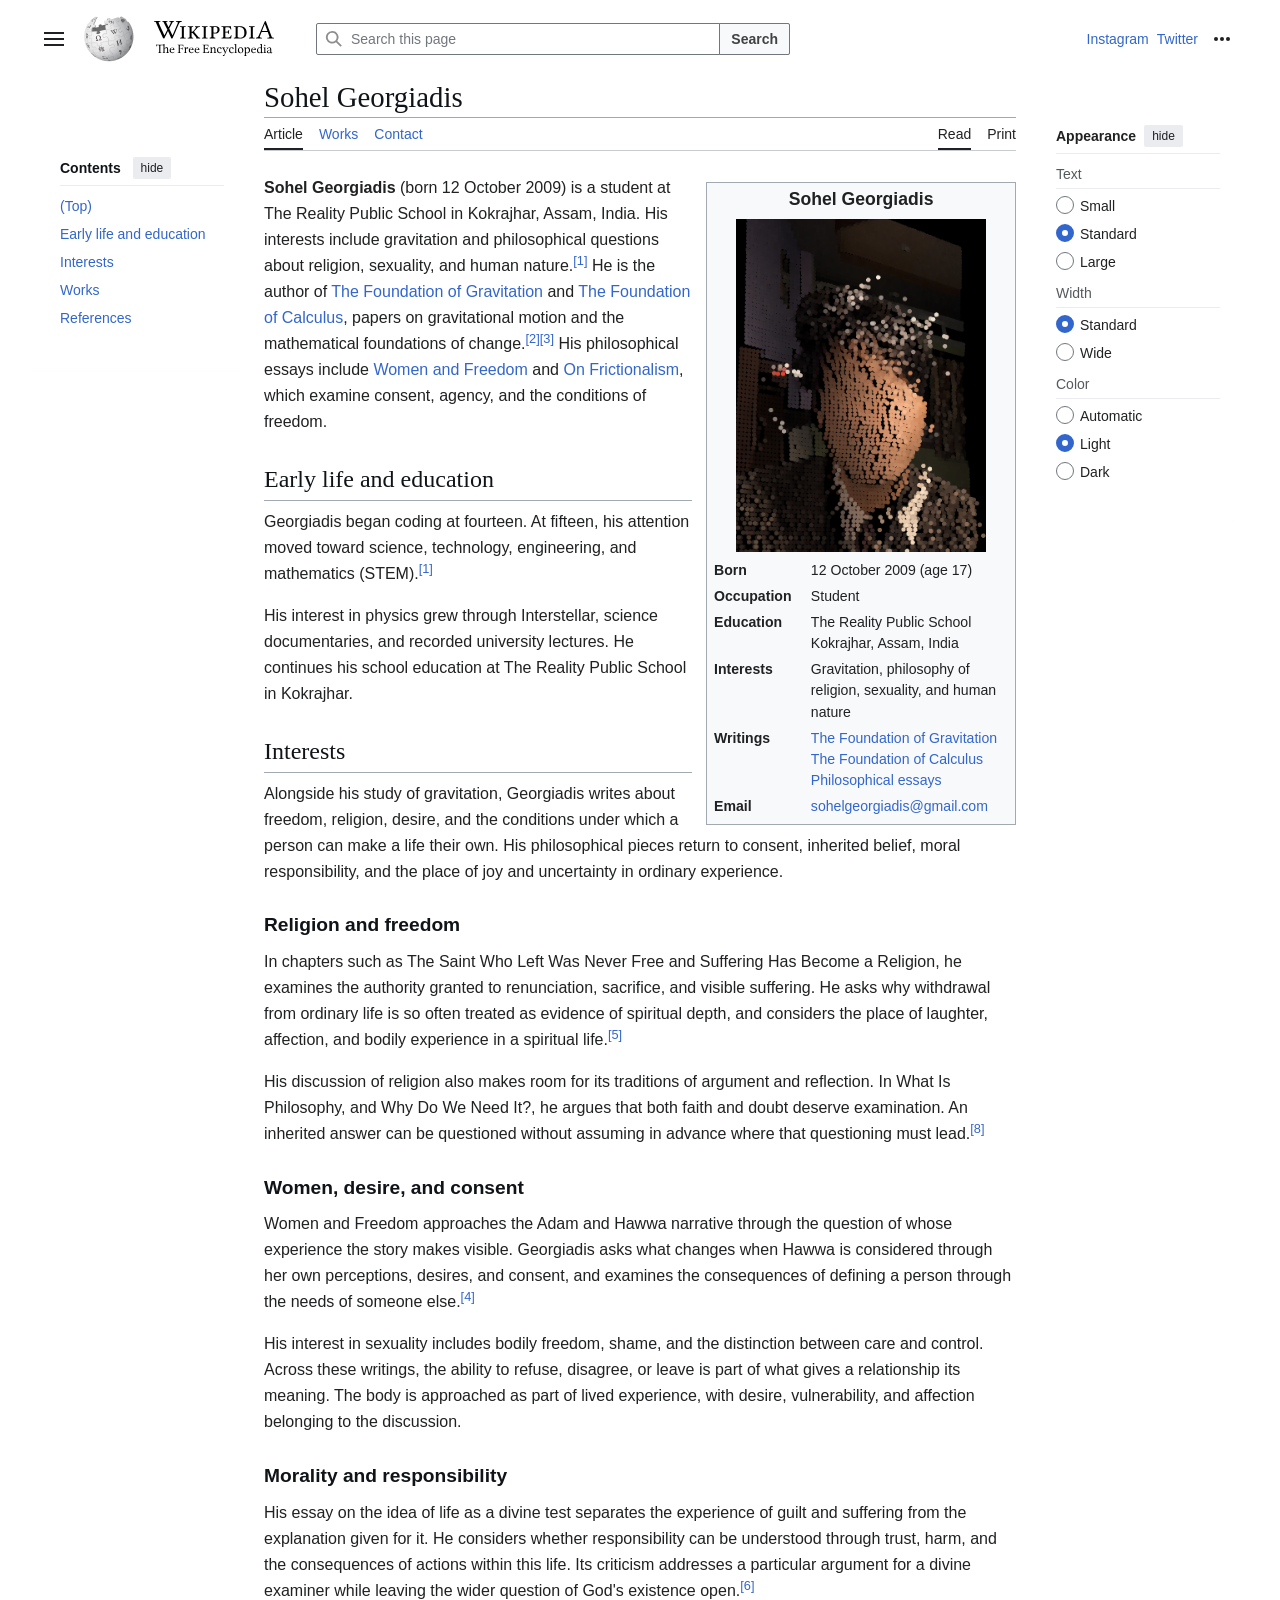
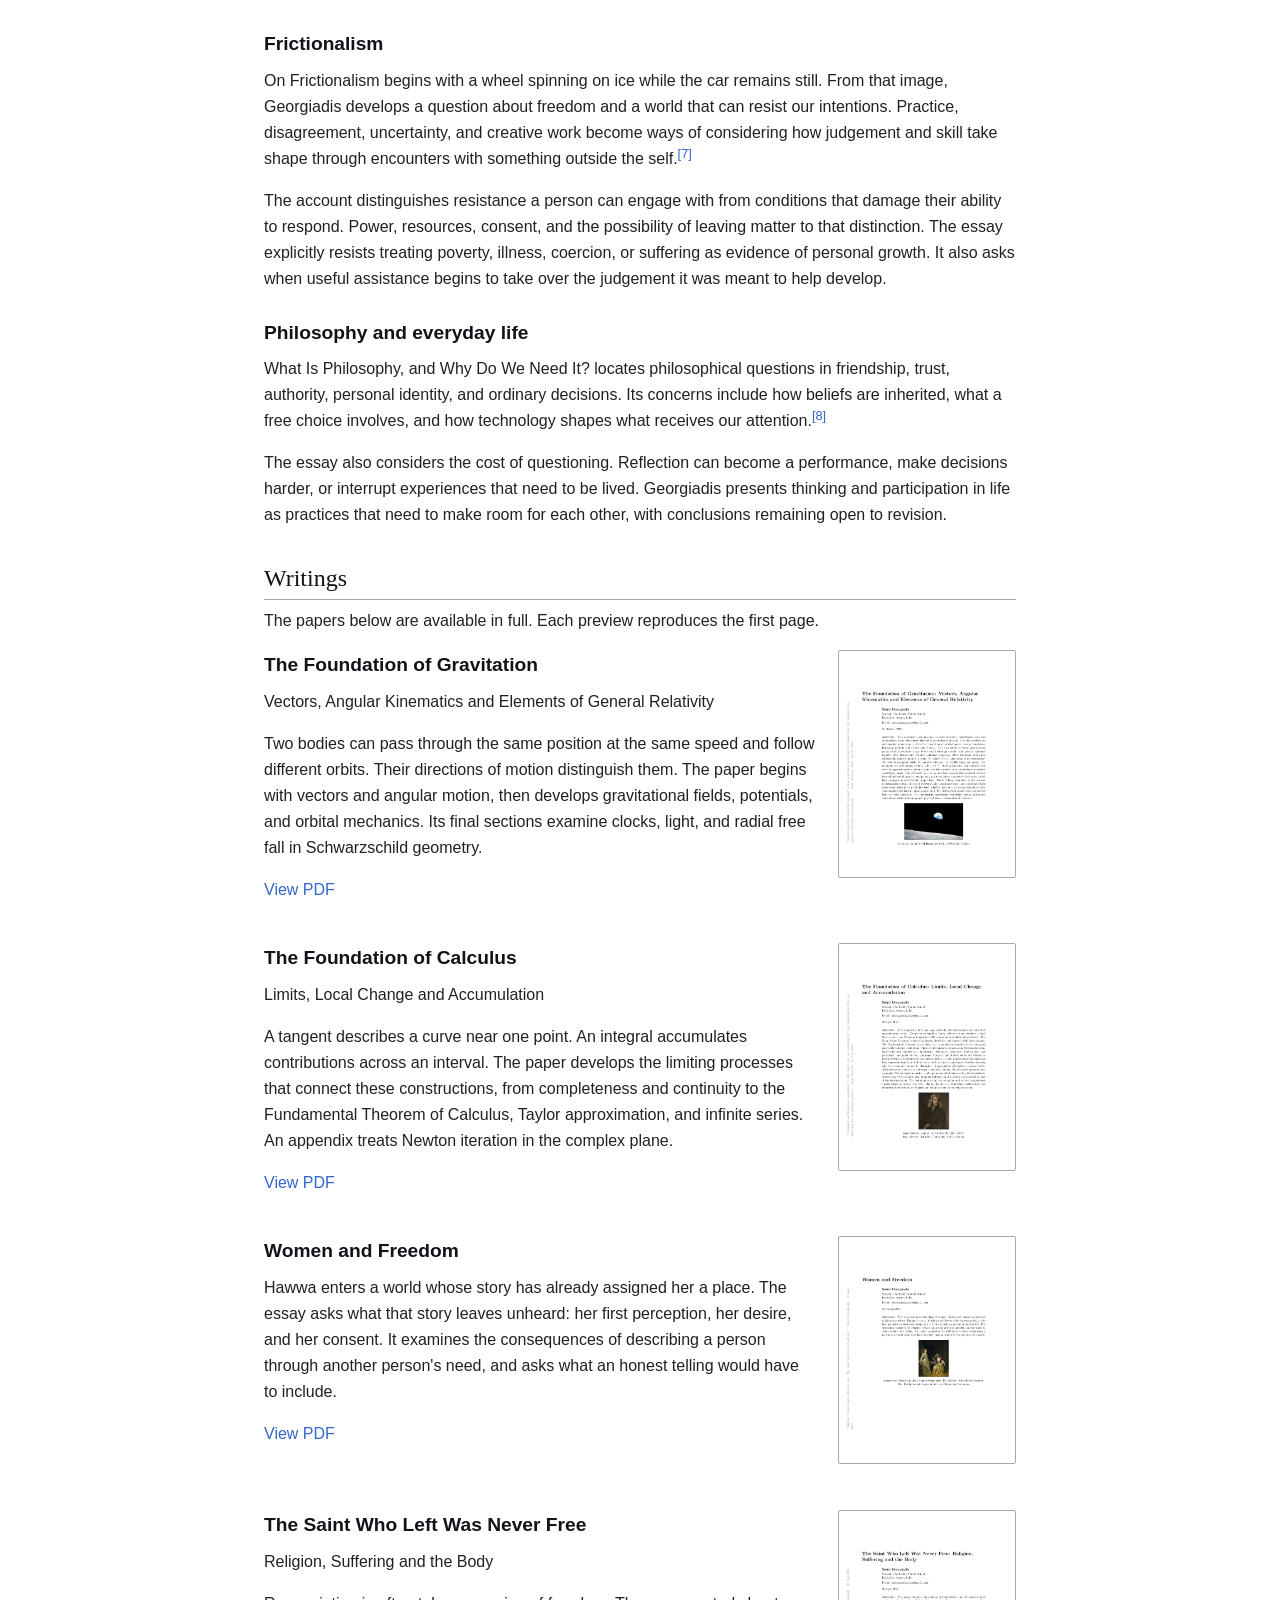
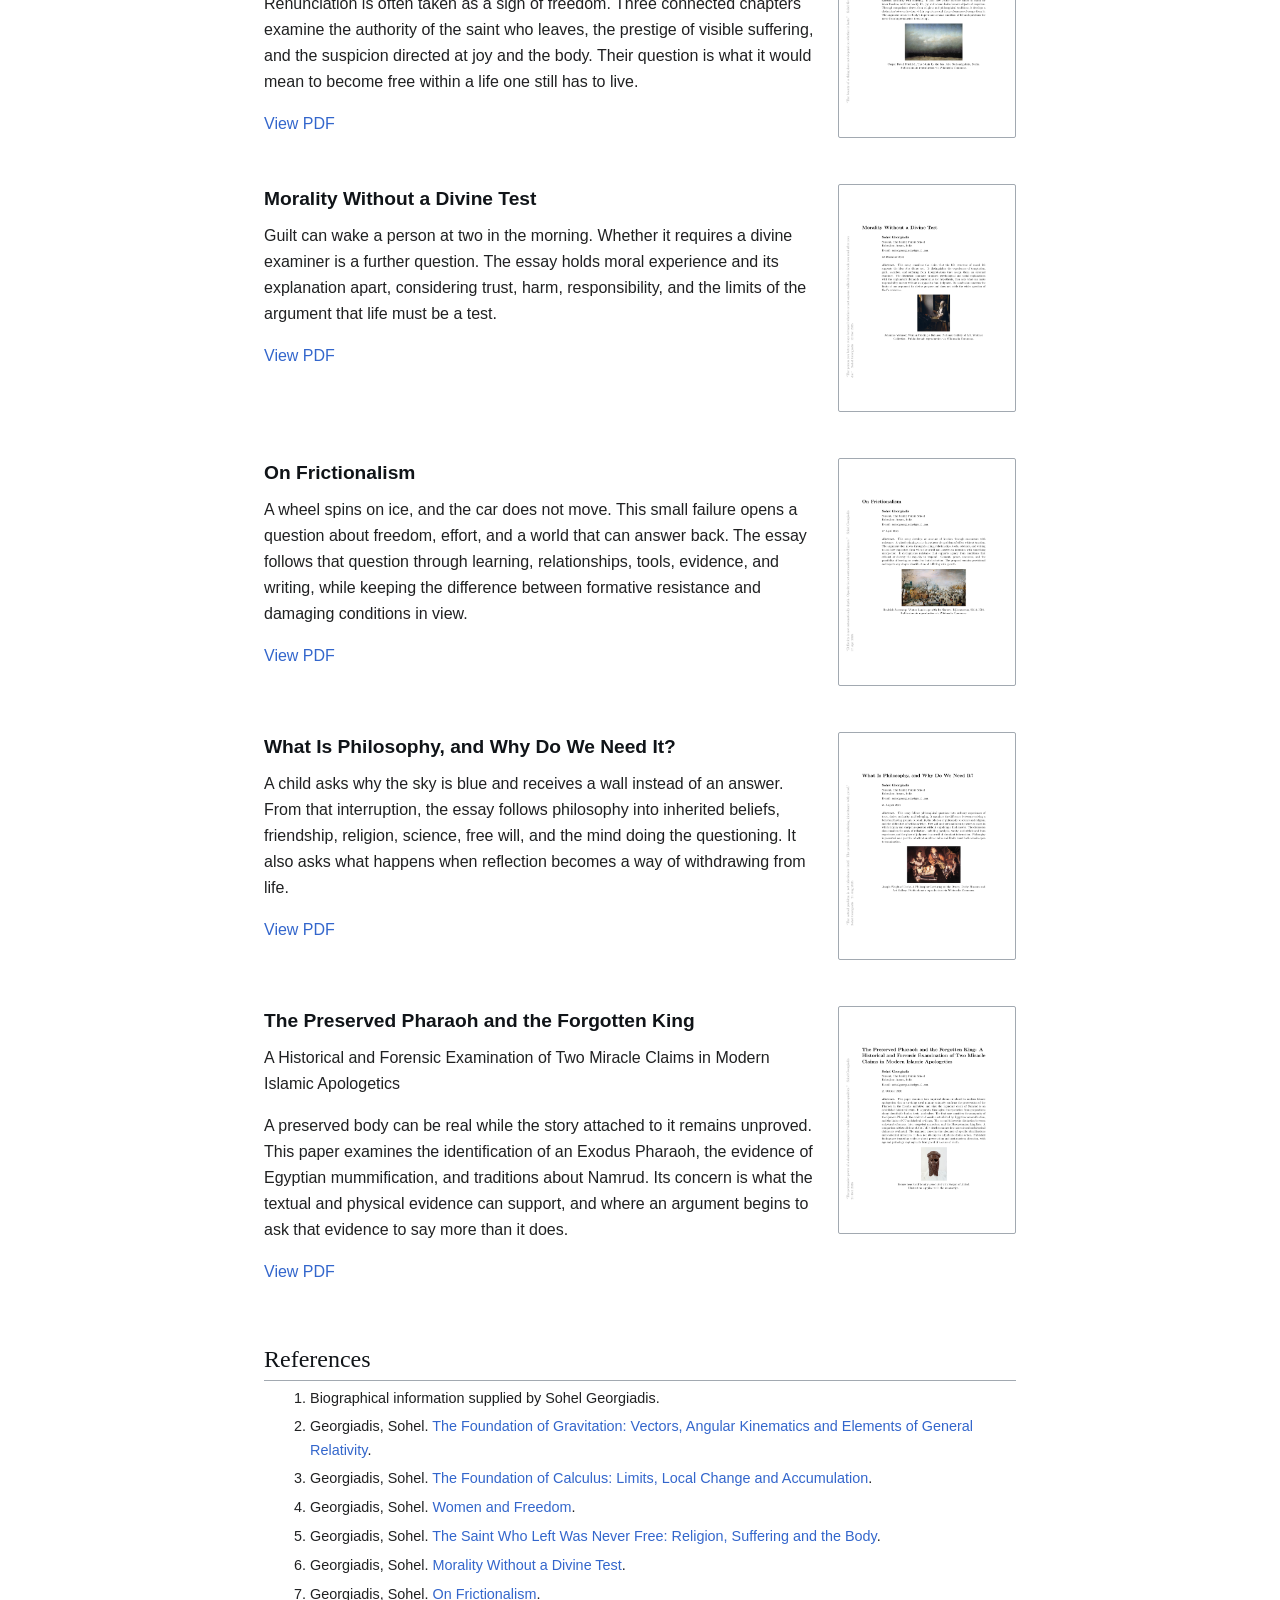
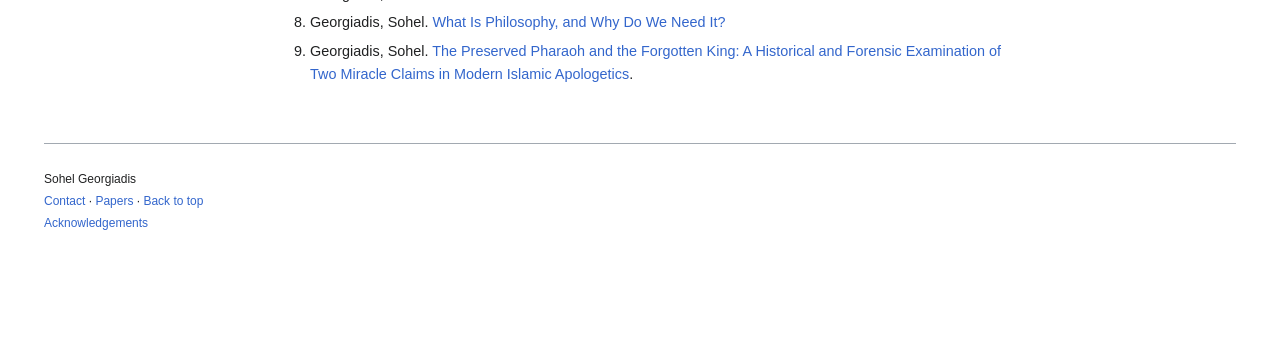
<file: index.html>
<!DOCTYPE html>

<html class="client-js vector-feature-language-in-header-enabled vector-feature-language-in-main-menu-disabled vector-feature-language-in-main-page-header-disabled vector-feature-page-tools-pinned-disabled vector-feature-toc-pinned-clientpref-1 vector-feature-main-menu-pinned-disabled vector-feature-limited-width-clientpref-1 vector-feature-limited-width-content-enabled vector-feature-custom-font-size-clientpref-1 vector-feature-appearance-pinned-clientpref-1 skin-theme-clientpref-day vector-sticky-header-enabled vector-toc-available skin-thumbsize-clientpref-standard skin-underline-clientpref-browser" dir="ltr" lang="en">
<meta content="text/html;charset=utf-8" http-equiv="content-type"/>
<head>
<meta charset="utf-8"/>
<title>Sohel Georgiadis</title>
<link href="wiki/styles/load6c1e.css" rel="stylesheet"/>
<meta content="" name="ResourceLoaderDynamicStyles"/>
<link href="wiki/styles/loada24d.css" rel="stylesheet"/>
<meta content="origin" name="referrer"/>
<meta content="origin-when-cross-origin" name="referrer"/>
<meta content="max-image-preview:standard" name="robots"/>
<meta content="telephone=no" name="format-detection"/>
<meta content="width=device-width, initial-scale=1" name="viewport"/>
<meta content="Sohel Georgiadis" property="og:title"/>
<meta content="profile" property="og:type"/>
<link href="https://creativecommons.org/licenses/by-sa/4.0/deed.en" rel="license"/>
<meta content="Sohel Georgiadis. Gravitation, philosophy of religion, sexuality, human nature, and writings in physics and mathematics." name="description"/><style id="wikipedia-infobox-styles">@media(min-width:640px){.mw-parser-output .infobox{margin-left:1em;float:right;clear:right;width:22em}}.mw-parser-output .infobox-subbox{padding:0;border:none;margin:-3px;width:auto;min-width:100%;font-size:100%;clear:none;float:none;background-color:transparent;color:inherit}.mw-parser-output .infobox-3cols-child{margin:-3px}.mw-parser-output .infobox .navbar{font-size:100%}.mw-parser-output .infobox-hiddenrow,body.skin--responsive.skin--responsive .mw-parser-output .infobox .infobox-hiddenrow{display:none}@media screen{html.skin-theme-clientpref-night .mw-parser-output .infobox-full-data:not(.notheme)>div:not(.notheme)[style]{background:#1f1f23!important;color:#f8f9fa}}@media screen and (prefers-color-scheme:dark){html.skin-theme-clientpref-os .mw-parser-output .infobox-full-data:not(.notheme)>div:not(.notheme)[style]{background:#1f1f23!important;color:#f8f9fa}}@media(min-width:640px){body.skin--responsive .mw-parser-output .infobox-table{display:table!important}body.skin--responsive .mw-parser-output .infobox-table>caption{display:table-caption!important}body.skin--responsive .mw-parser-output .infobox-table>tbody{display:table-row-group}body.skin--responsive .mw-parser-output .infobox-table th,body.skin--responsive .mw-parser-output .infobox-table td{padding-left:inherit;padding-right:inherit}}</style><style id="profile-content-styles">
/* Original Wikipedia Vector CSS controls the header, type, tabs, and columns. */
html{scroll-behavior:auto}i,em,cite,.work-subtitle{font-style:normal!important}
.profile-infobox{table-layout:fixed;width:22em!important}.profile-infobox .infobox-label{width:32%}.profile-infobox .infobox-data{overflow-wrap:anywhere}.profile-portrait{margin:0}.profile-portrait img{display:block;width:250px;max-width:100%;height:auto;margin:0 auto;background:#000}.profile-infobox .infobox-image{padding:4px 0}
.mw-parser-output sup.reference{white-space:nowrap}#Works,#References{clear:both;display:flow-root}.work-entry{display:flow-root;margin:1em 0 1.5em;min-height:250px}.paper-preview{float:right;display:block;width:170px;padding:3px;border:1px solid var(--border-color-base,#a2a9b1);margin:0 0 1em 1.4em;background:#fff}.paper-preview img{display:block;width:100%;height:auto}.work-details .mw-heading3{margin-top:0;padding-top:0}.work-details h3{margin-top:0}.work-subtitle{margin-top:.3em}.paper-metadata{font-size:87.5%;color:var(--color-subtle,#54595d)}.references{font-size:90%;line-height:1.6}.references li{margin:.4em 0}.profile-print{border:0;background:none;padding:0;min-height:32px;font:inherit;color:inherit;cursor:pointer}.profile-print:hover{text-decoration:underline}.profile-footer{font-size:12px;display:grid;gap:8px;padding:16px 0}.profile-footer span:first-child{font-weight:normal}#article-content p.search-match{background:#fff8c5;outline:2px solid #f0c36d}.skin-theme-clientpref-night #article-content p.search-match{background:#51431d;outline-color:#8a6d2d}
@media(max-width:1000px){.vector-column-start,.vector-column-end{display:none!important}}
@media(max-width:720px){#top{display:flex;flex-direction:column}#top>p{order:1}.profile-infobox{display:table!important;overflow:visible!important;order:2;float:none!important;width:22em!important;max-width:100%;margin:1em auto!important}.profile-infobox colgroup col:first-child{width:32%}.profile-infobox colgroup col:last-child{width:68%}.work-entry{min-height:0}.paper-preview{width:140px}.profile-portrait img{width:250px}}
@media(max-width:480px){.paper-preview{float:none;margin:0 0 1em;width:155px}}
@media print{.vector-header-container,.vector-page-toolbar,.vector-column-start,.vector-column-end{display:none!important}.mw-page-container-inner{display:block!important}.mw-body{margin:0 auto!important}.profile-infobox,.work-entry{break-inside:avoid}}
</style><style id="classic-logo-styles">
.mw-logo{gap:10px}.mw-logo .mw-logo-icon{display:block!important;flex:none;width:50px;height:50px}.mw-logo-container{width:120px}.vector-header-start{min-width:220px}
@media(max-width:550px){.mw-logo{gap:8px}.mw-logo .mw-logo-icon{width:40px;height:40px}.vector-header-start{min-width:0}}
</style><style id="portfolio-inline-icon-style">.portfolio-inline-icon{display:inline-flex!important;align-items:center;justify-content:center;width:20px!important;height:20px!important;min-width:20px;background:none!important;mask:none!important;-webkit-mask:none!important;filter:none!important;color:var(--color-base,#202122)}.portfolio-inline-icon::before,.portfolio-inline-icon::after{content:none!important;display:none!important}.portfolio-inline-icon svg{display:block;width:20px;height:20px;fill:currentColor;flex:none}</style></head>
<body class="mediawiki ltr sitedir-ltr mw-hide-empty-elt action-view skin-vector-2022 ns-0 ns-subject mw-editable page-Sohel_Georgiadis rootpage-Sohel_Georgiadis skin--responsive skin-vector skin-vector-search-vue">
<div aria-live="polite" class="mw-aria-live-region" id="mw-aria-live-region"></div><a class="mw-jump-link" href="#bodyContent">Jump to content</a>
<div class="vector-header-container">
<header class="vector-header mw-header no-font-mode-scale">
<div class="vector-header-start">
<nav aria-label="Site" class="vector-main-menu-landmark">
<div class="vector-dropdown vector-main-menu-dropdown vector-button-flush-left vector-button-flush-right" id="vector-main-menu-dropdown" title="Main menu">
<input aria-haspopup="true" aria-label="Main menu" class="vector-dropdown-checkbox" data-event-name="ui.dropdown-vector-main-menu-dropdown" id="vector-main-menu-dropdown-checkbox" role="button" type="checkbox"/>
<label aria-hidden="true" class="vector-dropdown-label cdx-button cdx-button--fake-button cdx-button--fake-button--enabled cdx-button--weight-quiet cdx-button--icon-only" for="vector-main-menu-dropdown-checkbox" id="vector-main-menu-dropdown-label"><span class="vector-icon mw-ui-icon-menu mw-ui-icon-wikimedia-menu cdx-button__icon portfolio-inline-icon"><svg aria-hidden="true" focusable="false" height="20" viewBox="0 0 20 20" width="20" xmlns="http://www.w3.org/2000/svg"><path d="M0 3h20v2H0zm0 6h20v2H0zm0 6h20v2H0z"></path></svg></span>
<span class="vector-dropdown-label-text">Main menu</span>
</label>
<div class="vector-dropdown-content">
<div class="vector-unpinned-container" id="vector-main-menu-unpinned-container">
<div class="vector-main-menu vector-pinnable-element" id="vector-main-menu">
<div class="vector-pinnable-header vector-main-menu-pinnable-header vector-pinnable-header-unpinned" data-feature-name="main-menu-pinned" data-pinnable-element-id="vector-main-menu" data-pinned-container-id="vector-main-menu-pinned-container" data-unpinned-container-id="vector-main-menu-unpinned-container">
<div class="vector-pinnable-header-label">Main menu</div>
<button class="vector-pinnable-header-toggle-button vector-pinnable-header-pin-button" data-event-name="pinnable-header.vector-main-menu.pin">move to sidebar</button>
<button class="vector-pinnable-header-toggle-button vector-pinnable-header-unpin-button" data-event-name="pinnable-header.vector-main-menu.unpin">hide</button>
</div>
<div class="vector-menu mw-portlet mw-portlet-navigation" id="p-navigation"><div class="vector-menu-heading">Navigation</div><div class="vector-menu-content"><ul class="vector-menu-content-list"><li class="mw-list-item"><a href="index.html#top"><span>Main page</span></a></li><li class="mw-list-item"><a href="contents.html"><span>Contents</span></a></li><li class="mw-list-item"><a href="index.html#Works"><span>Writings</span></a></li><li class="mw-list-item"><a href="index.html#Gravitation" id="portfolio-random-work"><span>Random work</span></a></li><li class="mw-list-item"><a href="index.html#top"><span>About Sohel Georgiadis</span></a></li><li class="mw-list-item"><a href="mailto:sohelgeorgiadis@gmail.com"><span>Contact</span></a></li><li class="mw-list-item"><a href="acknowledgements.html"><span>Acknowledgements</span></a></li></ul></div></div><div class="vector-menu mw-portlet mw-portlet-interaction" id="p-interaction"><div class="vector-menu-heading">Reading</div><div class="vector-menu-content"><ul class="vector-menu-content-list"><li class="mw-list-item"><a href="index.html#Gravitation"><span>The Foundation of Gravitation</span></a></li><li class="mw-list-item"><a href="index.html#Calculus"><span>The Foundation of Calculus</span></a></li><li class="mw-list-item"><a href="index.html#Women_and_Freedom"><span>Philosophical essays</span></a></li><li class="mw-list-item"><a href="index.html#The_Preserved_Pharaoh_and_the_Forgotten_King"><span>History and religion</span></a></li><li class="mw-list-item"><a href="acknowledgements.html#Books"><span>Reading list</span></a></li></ul></div></div></div>
</div>
</div>
</div>
</nav>
<a class="mw-logo" href="#top">
<img alt="" aria-hidden="true" class="mw-logo-icon" height="50" loading="eager" src="wiki/static/images/icons/wikipedia.png" width="50"/>
<span class="mw-logo-container skin-invert">
<img alt="Wikipedia" class="mw-logo-wordmark" loading="eager" src="wiki/static/images/mobile/copyright/wikipedia-wordmark-en.svg" style="width:7.5em;height:1.125em;"/>
<img alt="The Free Encyclopedia" class="mw-logo-tagline" height="13" loading="eager" src="wiki/static/images/mobile/copyright/wikipedia-tagline-en.svg" style="width:7.3125em;height:.8125em;" width="117"/>
</span>
</a>
</div>
<div class="vector-header-end">
<div class="vector-search-box-vue vector-search-box-collapses vector-search-box-show-thumbnail vector-search-box-auto-expand-width vector-search-box" id="p-search" role="search">
<a accesskey="f" class="cdx-button cdx-button--fake-button cdx-button--fake-button--enabled cdx-button--weight-quiet cdx-button--icon-only search-toggle" href="#profile-search" title="Search this page"><span class="vector-icon mw-ui-icon-search mw-ui-icon-wikimedia-search cdx-button__icon portfolio-inline-icon"><svg aria-hidden="true" focusable="false" height="20" viewBox="0 0 20 20" width="20" xmlns="http://www.w3.org/2000/svg"><path d="M8 1a7 7 0 1 0 4.9 12l5.6 5.6 1.4-1.4-5.6-5.6A7 7 0 0 0 8 1zm0 2a5 5 0 1 1 0 10A5 5 0 0 1 8 3z"></path></svg></span>
<span>Search</span>
</a>
<div class="vector-typeahead-search-container">
<div class="cdx-typeahead-search cdx-typeahead-search--show-thumbnail cdx-typeahead-search--auto-expand-width">
<form action="#" class="cdx-search-input cdx-search-input--has-end-button" id="searchform">
<div class="cdx-search-input__input-wrapper" data-search-loc="header-moved" id="simpleSearch">
<div class="cdx-text-input cdx-text-input--has-start-icon">
<input accesskey="f" aria-label="Search this page" autocapitalize="none" autocomplete="off" class="cdx-text-input__input mw-searchInput" id="profile-search" name="search" placeholder="Search this page" spellcheck="false" title="Search this page" type="search"/>
<span class="cdx-text-input__icon cdx-text-input__start-icon"></span>
</div>
</div>
<button class="cdx-button cdx-search-input__end-button">Search</button>
</form>
</div>
</div>
</div>
<nav aria-label="Personal tools" class="vector-user-links" role="navigation">
<div class="vector-user-links-main"><div class="vector-menu mw-portlet mw-portlet-vector-user-menu-overflow" id="p-vector-user-menu-overflow">
<div class="vector-menu-content">
<ul class="vector-menu-content-list"><li class="user-links-collapsible-item mw-list-item vector-menu-item--collapsible" id="pt-createaccount-2"><a href="https://www.instagram.com/shipofpi/?hl=en" title="Instagram profile of Sohel Georgiadis">Instagram</a></li><li class="user-links-collapsible-item mw-list-item vector-menu-item--collapsible" id="pt-login-2"><a href="https://x.com/pisceanadrift" title="Twitter profile of Sohel Georgiadis">Twitter</a></li></ul>
</div>
</div></div>
<div class="vector-dropdown vector-user-menu vector-button-flush-right vector-user-menu-logged-out" id="vector-user-links-dropdown" title="Social links and more options">
<input aria-haspopup="true" aria-label="Personal tools" class="vector-dropdown-checkbox" data-event-name="ui.dropdown-vector-user-links-dropdown" id="vector-user-links-dropdown-checkbox" role="button" type="checkbox"/>
<label aria-hidden="true" class="vector-dropdown-label cdx-button cdx-button--fake-button cdx-button--fake-button--enabled cdx-button--weight-quiet cdx-button--icon-only" for="vector-user-links-dropdown-checkbox" id="vector-user-links-dropdown-label"><span class="vector-icon mw-ui-icon-ellipsis mw-ui-icon-wikimedia-ellipsis cdx-button__icon portfolio-inline-icon"><svg aria-hidden="true" focusable="false" height="20" viewBox="0 0 20 20" width="20" xmlns="http://www.w3.org/2000/svg"><circle cx="4" cy="10" r="2"></circle><circle cx="10" cy="10" r="2"></circle><circle cx="16" cy="10" r="2"></circle></svg></span><span class="vector-dropdown-label-text">Personal tools</span></label>
<div class="vector-dropdown-content">
<div class="vector-menu mw-portlet mw-portlet-personal user-links-collapsible-item" id="p-personal" title="User menu">
<div class="vector-menu-content">
<ul class="vector-menu-content-list"><li class="user-links-collapsible-item mw-list-item vector-menu-item--collapsible" id="pt-createaccount"><a href="https://www.instagram.com/shipofpi/?hl=en" title="Instagram profile of Sohel Georgiadis">Instagram</a></li><li class="user-links-collapsible-item mw-list-item vector-menu-item--collapsible" id="pt-login"><a href="https://x.com/pisceanadrift" title="Twitter profile of Sohel Georgiadis">Twitter</a></li></ul>
</div>
</div>
<div class="vector-menu mw-portlet mw-portlet-user-menu-anon-editor" id="p-user-menu-anon-editor">
<div class="vector-menu-content">
<ul class="vector-menu-content-list"><li class="mw-list-item" id="pt-anoncontribs"><a href="acknowledgements.html" title="Acknowledgements and reading">Acknowledgements</a></li><li class="mw-list-item" id="pt-anontalk"><a href="mailto:sohelgeorgiadis@gmail.com" title="Contact Sohel Georgiadis">Contact</a></li></ul>
</div>
</div>
</div>
</div>
</nav>
</div>
</header>
</div>
<div class="mw-page-container">
<div class="mw-page-container-inner">
<div class="vector-column-start">
<div class="vector-sticky-pinned-container"><div class="vector-pinned-container" id="vector-main-menu-pinned-container"></div>
<nav aria-label="Contents" class="mw-table-of-contents-container vector-toc-landmark" data-event-name="ui.sidebar-toc" id="mw-panel-toc">
<div class="vector-pinned-container" id="vector-toc-pinned-container">
<div class="vector-toc vector-pinnable-element" id="vector-toc">
<div class="vector-pinnable-header vector-toc-pinnable-header vector-pinnable-header-pinned" data-feature-name="toc-pinned" data-pinnable-element-id="vector-toc" data-pinned-container-id="vector-toc-pinned-container" data-unpinned-container-id="vector-toc-unpinned-container">
<h2 class="vector-pinnable-header-label">Contents</h2>
<button aria-label="Hide Contents" class="vector-pinnable-header-toggle-button vector-pinnable-header-unpin-button" id="hide-contents" type="button">hide</button></div>
<ul class="vector-toc-contents" id="mw-panel-toc-list"><li class="vector-toc-list-item vector-toc-level-1"><a class="vector-toc-link" href="#top"><div class="vector-toc-text">(Top)</div></a></li><li class="vector-toc-list-item vector-toc-level-1"><a class="vector-toc-link" href="#Early_life_and_education"><div class="vector-toc-text"><span class="vector-toc-numb">1</span> Early life and education</div></a></li><li class="vector-toc-list-item vector-toc-level-1"><a class="vector-toc-link" href="#Interests"><div class="vector-toc-text"><span class="vector-toc-numb">2</span> Interests</div></a><ul class="vector-toc-list"><li class="vector-toc-list-item vector-toc-level-2"><a class="vector-toc-link" href="#Religion_and_freedom"><div class="vector-toc-text">Religion and freedom</div></a></li><li class="vector-toc-list-item vector-toc-level-2"><a class="vector-toc-link" href="#Women_desire_and_consent"><div class="vector-toc-text">Women, desire, and consent</div></a></li><li class="vector-toc-list-item vector-toc-level-2"><a class="vector-toc-link" href="#Morality_and_responsibility"><div class="vector-toc-text">Morality and responsibility</div></a></li><li class="vector-toc-list-item vector-toc-level-2"><a class="vector-toc-link" href="#Frictionalism"><div class="vector-toc-text">Frictionalism</div></a></li><li class="vector-toc-list-item vector-toc-level-2"><a class="vector-toc-link" href="#Philosophy_and_everyday_life"><div class="vector-toc-text">Philosophy and everyday life</div></a></li></ul></li><li class="vector-toc-list-item vector-toc-level-1"><a class="vector-toc-link" href="#Works"><div class="vector-toc-text"><span class="vector-toc-numb">3</span> Works</div></a><ul class="vector-toc-list"><li class="vector-toc-list-item vector-toc-level-2"><a class="vector-toc-link" href="#Gravitation"><div class="vector-toc-text">The Foundation of Gravitation</div></a></li><li class="vector-toc-list-item vector-toc-level-2"><a class="vector-toc-link" href="#Calculus"><div class="vector-toc-text">The Foundation of Calculus</div></a></li><li class="vector-toc-list-item vector-toc-level-2"><a class="vector-toc-link" href="#Women_and_Freedom"><div class="vector-toc-text">Women and Freedom</div></a></li><li class="vector-toc-list-item vector-toc-level-2"><a class="vector-toc-link" href="#The_Saint_Who_Left_Was_Never_Free"><div class="vector-toc-text">The Saint Who Left Was Never Free</div></a></li><li class="vector-toc-list-item vector-toc-level-2"><a class="vector-toc-link" href="#Morality_Without_a_Divine_Test"><div class="vector-toc-text">Morality Without a Divine Test</div></a></li><li class="vector-toc-list-item vector-toc-level-2"><a class="vector-toc-link" href="#On_Frictionalism"><div class="vector-toc-text">On Frictionalism</div></a></li><li class="vector-toc-list-item vector-toc-level-2"><a class="vector-toc-link" href="#What_Is_Philosophy_and_Why_Do_We_Need_It"><div class="vector-toc-text">What Is Philosophy, and Why Do We Need It?</div></a></li><li class="vector-toc-list-item vector-toc-level-2"><a class="vector-toc-link" href="#The_Preserved_Pharaoh_and_the_Forgotten_King"><div class="vector-toc-text">The Preserved Pharaoh and the Forgotten King</div></a></li></ul></li><li class="vector-toc-list-item vector-toc-level-1"><a class="vector-toc-link" href="#References"><div class="vector-toc-text"><span class="vector-toc-numb">4</span> References</div></a></li></ul>
</div>
</div>
</nav>
</div>
</div>
<div class="mw-content-container">
<main class="mw-body" id="content">
<header class="mw-body-header vector-page-titlebar no-font-mode-scale">
<nav aria-label="Contents" class="vector-toc-landmark">
</nav>
<h1 class="firstHeading mw-first-heading" id="firstHeading"><span dir="ltr" lang="en"><span class="mw-page-title-main">Sohel Georgiadis</span></span></h1>
</header>
<div class="vector-page-toolbar">
<div class="vector-page-toolbar-container">
<div id="left-navigation">
<nav aria-label="Namespaces">
<div class="vector-menu vector-menu-tabs mw-portlet mw-portlet-associated-pages" id="p-associated-pages">
<div class="vector-menu-content">
<ul class="vector-menu-content-list"><li class="mw-list-item selected vector-tab-noicon"><a href="#top">Article</a></li><li class="mw-list-item vector-tab-noicon"><a href="#Works"><span>Works</span></a></li><li class="mw-list-item vector-tab-noicon"><a href="mailto:sohelgeorgiadis@gmail.com"><span>Contact</span></a></li></ul>
</div>
</div>
</nav>
</div>
<div class="vector-collapsible" id="right-navigation">
<nav aria-label="Views">
<div class="vector-menu vector-menu-tabs mw-portlet mw-portlet-views" id="p-views">
<div class="vector-menu-content">
<ul class="vector-menu-content-list"><li class="mw-list-item selected vector-tab-noicon vector-menu-item--collapsible"><a href="#top">Read</a></li><li class="mw-list-item vector-tab-noicon vector-menu-item--collapsible"><button class="profile-print" type="button">Print</button></li></ul>
</div>
</div>
</nav>
<nav aria-label="Page tools" class="vector-page-tools-landmark">
</nav>
</div>
</div>
</div>
<div class="vector-column-end no-font-mode-scale">
<div class="vector-sticky-pinned-container">
<nav aria-label="Page tools" class="vector-page-tools-landmark">
<div class="vector-pinned-container" id="vector-page-tools-pinned-container">
</div>
</nav>
<nav aria-label="Appearance" class="vector-appearance-landmark">
<div class="vector-pinned-container" id="vector-appearance-pinned-container">
<div class="vector-appearance vector-pinnable-element" id="vector-appearance"><div class="vector-pinnable-header vector-appearance-pinnable-header vector-pinnable-header-pinned"><div class="vector-pinnable-header-label">Appearance</div><button aria-label="Hide Appearance" class="vector-pinnable-header-toggle-button vector-pinnable-header-unpin-button" id="hide-appearance" type="button">hide</button></div><div class="mw-portlet mw-portlet-skin-client-prefs-vector-feature-custom-font-size vector-menu" id="skin-client-prefs-vector-feature-custom-font-size"><div class="vector-menu-heading">Text</div><div class="vector-menu-content"><ul class="vector-menu-content-list"><li class="mw-list-item mw-list-item-js"><div><form><div class="cdx-radio"><input class="cdx-radio__input" id="pref-vector-feature-custom-font-size-0" name="vector-feature-custom-font-size" type="radio" value="0"/><span class="cdx-radio__icon"></span><label class="cdx-label cdx-radio__label" for="pref-vector-feature-custom-font-size-0"><span class="cdx-label__label__text">Small</span></label></div><div class="cdx-radio"><input checked="" class="cdx-radio__input" id="pref-vector-feature-custom-font-size-1" name="vector-feature-custom-font-size" type="radio" value="1"/><span class="cdx-radio__icon"></span><label class="cdx-label cdx-radio__label" for="pref-vector-feature-custom-font-size-1"><span class="cdx-label__label__text">Standard</span></label></div><div class="cdx-radio"><input class="cdx-radio__input" id="pref-vector-feature-custom-font-size-2" name="vector-feature-custom-font-size" type="radio" value="2"/><span class="cdx-radio__icon"></span><label class="cdx-label cdx-radio__label" for="pref-vector-feature-custom-font-size-2"><span class="cdx-label__label__text">Large</span></label></div></form></div></li></ul></div></div><div class="mw-portlet mw-portlet-skin-client-prefs-vector-feature-limited-width vector-menu" id="skin-client-prefs-vector-feature-limited-width"><div class="vector-menu-heading">Width</div><div class="vector-menu-content"><ul class="vector-menu-content-list"><li class="mw-list-item mw-list-item-js"><div><form><div class="cdx-radio"><input checked="" class="cdx-radio__input" id="pref-vector-feature-limited-width-1" name="vector-feature-limited-width" type="radio" value="1"/><span class="cdx-radio__icon"></span><label class="cdx-label cdx-radio__label" for="pref-vector-feature-limited-width-1"><span class="cdx-label__label__text">Standard</span></label></div><div class="cdx-radio"><input class="cdx-radio__input" id="pref-vector-feature-limited-width-0" name="vector-feature-limited-width" type="radio" value="0"/><span class="cdx-radio__icon"></span><label class="cdx-label cdx-radio__label" for="pref-vector-feature-limited-width-0"><span class="cdx-label__label__text">Wide</span></label></div></form></div></li></ul></div></div><div class="mw-portlet mw-portlet-skin-client-prefs-skin-theme vector-menu" id="skin-client-prefs-skin-theme"><div class="vector-menu-heading">Color</div><div class="vector-menu-content"><ul class="vector-menu-content-list"><li class="mw-list-item mw-list-item-js"><div><form><div class="cdx-radio"><input class="cdx-radio__input" id="pref-skin-theme-os" name="skin-theme" type="radio" value="os"/><span class="cdx-radio__icon"></span><label class="cdx-label cdx-radio__label" for="pref-skin-theme-os"><span class="cdx-label__label__text">Automatic</span></label></div><div class="cdx-radio"><input checked="" class="cdx-radio__input" id="pref-skin-theme-day" name="skin-theme" type="radio" value="day"/><span class="cdx-radio__icon"></span><label class="cdx-label cdx-radio__label" for="pref-skin-theme-day"><span class="cdx-label__label__text">Light</span></label></div><div class="cdx-radio"><input class="cdx-radio__input" id="pref-skin-theme-night" name="skin-theme" type="radio" value="night"/><span class="cdx-radio__icon"></span><label class="cdx-label cdx-radio__label" for="pref-skin-theme-night"><span class="cdx-label__label__text">Dark</span></label></div></form></div></li></ul></div></div></div>
</div>
</nav>
</div>
</div>
<div aria-labelledby="firstHeading" class="vector-body" data-mw-ve-target-container="" id="bodyContent">
<div class="vector-body-before-content">
<div class="mw-indicators">
</div>
<div id="contentSub"><div id="mw-content-subtitle"></div></div>
</div>
<div class="mw-body-content" id="mw-content-text"><div class="mw-content-ltr mw-parser-output" data-mw-html-version="2.8.0" data-mw-parsoid-version="0.24.0.0-alpha27" dir="ltr" id="article-content" lang="en">
<section data-mw-section-id="0" id="top">
<table class="infobox biography vcard profile-infobox"><colgroup><col style="width:32%"/><col style="width:68%"/></colgroup><tbody>
<tr><th class="infobox-above" colspan="2"><div class="fn">Sohel Georgiadis</div></th></tr>
<tr><td class="infobox-image" colspan="2"><figure class="profile-portrait"><img alt="Portrait supplied by Sohel Georgiadis" height="800" loading="eager" src="assets/portfolio/sohel-portrait.png" width="600"/></figure></td></tr>
<tr><th class="infobox-label" scope="row">Born</th><td class="infobox-data">12 October 2009 <span id="age"></span></td></tr>
<tr><th class="infobox-label" scope="row">Occupation</th><td class="infobox-data">Student</td></tr>
<tr><th class="infobox-label" scope="row">Education</th><td class="infobox-data">The Reality Public School<br/>Kokrajhar, Assam, India</td></tr>
<tr><th class="infobox-label" scope="row">Interests</th><td class="infobox-data">Gravitation, philosophy of religion, sexuality, and human nature</td></tr>
<tr><th class="infobox-label" scope="row">Writings</th><td class="infobox-data"><a href="#Gravitation">The Foundation of Gravitation</a><br/><a href="#Calculus">The Foundation of Calculus</a><br/><a href="#Women_and_Freedom">Philosophical essays</a></td></tr>
<tr><th class="infobox-label" scope="row">Email</th><td class="infobox-data"><a href="mailto:sohelgeorgiadis@gmail.com">sohelgeorgiadis@gmail.com</a></td></tr>
</tbody></table>
<p><b>Sohel Georgiadis</b> (born 12 October 2009) is a student at The Reality Public School in Kokrajhar, Assam, India. His interests include gravitation and philosophical questions about religion, sexuality, and human nature.<sup class="reference"><a href="#ref-bio">[1]</a></sup> He is the author of <a href="#Gravitation">The Foundation of Gravitation</a> and <a href="#Calculus">The Foundation of Calculus</a>, papers on gravitational motion and the mathematical foundations of change.<sup class="reference"><a href="#ref-gravitation">[2]</a></sup><sup class="reference"><a href="#ref-calculus">[3]</a></sup> His philosophical essays include <a href="#Women_and_Freedom">Women and Freedom</a> and <a href="#On_Frictionalism">On Frictionalism</a>, which examine consent, agency, and the conditions of freedom.</p></section>
<section data-mw-section-id="1" id="Early_life_and_education"><div class="mw-heading mw-heading2"><h2>Early life and education</h2></div><p>Georgiadis began coding at fourteen. At fifteen, his attention moved toward science, technology, engineering, and mathematics (STEM).<sup class="reference"><a href="#ref-bio">[1]</a></sup></p><p>His interest in physics grew through Interstellar, science documentaries, and recorded university lectures. He continues his school education at The Reality Public School in Kokrajhar.</p></section>
<section data-mw-section-id="2" id="Interests"><div class="mw-heading mw-heading2"><h2>Interests</h2></div>
<p>Alongside his study of gravitation, Georgiadis writes about freedom, religion, desire, and the conditions under which a person can make a life their own. His philosophical pieces return to consent, inherited belief, moral responsibility, and the place of joy and uncertainty in ordinary experience.</p>
<div class="mw-heading mw-heading3"><h3 id="Religion_and_freedom">Religion and freedom</h3></div>
<p>In chapters such as The Saint Who Left Was Never Free and Suffering Has Become a Religion, he examines the authority granted to renunciation, sacrifice, and visible suffering. He asks why withdrawal from ordinary life is so often treated as evidence of spiritual depth, and considers the place of laughter, affection, and bodily experience in a spiritual life.<sup class="reference"><a href="#ref-saint">[5]</a></sup></p>
<p>His discussion of religion also makes room for its traditions of argument and reflection. In What Is Philosophy, and Why Do We Need It?, he argues that both faith and doubt deserve examination. An inherited answer can be questioned without assuming in advance where that questioning must lead.<sup class="reference"><a href="#ref-philosophy">[8]</a></sup></p>
<div class="mw-heading mw-heading3"><h3 id="Women_desire_and_consent">Women, desire, and consent</h3></div>
<p>Women and Freedom approaches the Adam and Hawwa narrative through the question of whose experience the story makes visible. Georgiadis asks what changes when Hawwa is considered through her own perceptions, desires, and consent, and examines the consequences of defining a person through the needs of someone else.<sup class="reference"><a href="#ref-women">[4]</a></sup></p>
<p>His interest in sexuality includes bodily freedom, shame, and the distinction between care and control. Across these writings, the ability to refuse, disagree, or leave is part of what gives a relationship its meaning. The body is approached as part of lived experience, with desire, vulnerability, and affection belonging to the discussion.</p>
<div class="mw-heading mw-heading3"><h3 id="Morality_and_responsibility">Morality and responsibility</h3></div>
<p>His essay on the idea of life as a divine test separates the experience of guilt and suffering from the explanation given for it. He considers whether responsibility can be understood through trust, harm, and the consequences of actions within this life. Its criticism addresses a particular argument for a divine examiner while leaving the wider question of God's existence open.<sup class="reference"><a href="#ref-morality">[6]</a></sup></p>
<div class="mw-heading mw-heading3"><h3 id="Frictionalism">Frictionalism</h3></div>
<p>On Frictionalism begins with a wheel spinning on ice while the car remains still. From that image, Georgiadis develops a question about freedom and a world that can resist our intentions. Practice, disagreement, uncertainty, and creative work become ways of considering how judgement and skill take shape through encounters with something outside the self.<sup class="reference"><a href="#ref-friction">[7]</a></sup></p>
<p>The account distinguishes resistance a person can engage with from conditions that damage their ability to respond. Power, resources, consent, and the possibility of leaving matter to that distinction. The essay explicitly resists treating poverty, illness, coercion, or suffering as evidence of personal growth. It also asks when useful assistance begins to take over the judgement it was meant to help develop.</p>
<div class="mw-heading mw-heading3"><h3 id="Philosophy_and_everyday_life">Philosophy and everyday life</h3></div>
<p>What Is Philosophy, and Why Do We Need It? locates philosophical questions in friendship, trust, authority, personal identity, and ordinary decisions. Its concerns include how beliefs are inherited, what a free choice involves, and how technology shapes what receives our attention.<sup class="reference"><a href="#ref-philosophy">[8]</a></sup></p>
<p>The essay also considers the cost of questioning. Reflection can become a performance, make decisions harder, or interrupt experiences that need to be lived. Georgiadis presents thinking and participation in life as practices that need to make room for each other, with conclusions remaining open to revision.</p>
</section>
<section data-mw-section-id="3" id="Works"><div class="mw-heading mw-heading2"><h2>Writings</h2></div><p>The papers below are available in full. Each preview reproduces the first page.</p>
<div class="work-entry" id="Gravitation"><a aria-label="View The Foundation of Gravitation PDF" class="paper-preview" href="papers/The_Foundation_of_Gravitation.pdf"><img alt="First page of The Foundation of Gravitation" height="1400" loading="lazy" src="assets/portfolio/gravitation-cover.png" width="1082"/></a><div class="work-details"><div class="mw-heading mw-heading3"><h3>The Foundation of Gravitation</h3></div><p class="work-subtitle">Vectors, Angular Kinematics and Elements of General Relativity</p><p>Two bodies can pass through the same position at the same speed and follow different orbits. Their directions of motion distinguish them. The paper begins with vectors and angular motion, then develops gravitational fields, potentials, and orbital mechanics. Its final sections examine clocks, light, and radial free fall in Schwarzschild geometry.</p><p class="paper-links"><a href="papers/The_Foundation_of_Gravitation.pdf">View PDF</a></p></div></div>
<div class="work-entry" id="Calculus"><a aria-label="View The Foundation of Calculus PDF" class="paper-preview" href="papers/The_Foundation_of_Calculus.pdf"><img alt="First page of The Foundation of Calculus" height="1400" loading="lazy" src="assets/portfolio/calculus-cover.png" width="1082"/></a><div class="work-details"><div class="mw-heading mw-heading3"><h3>The Foundation of Calculus</h3></div><p class="work-subtitle">Limits, Local Change and Accumulation</p><p>A tangent describes a curve near one point. An integral accumulates contributions across an interval. The paper develops the limiting processes that connect these constructions, from completeness and continuity to the Fundamental Theorem of Calculus, Taylor approximation, and infinite series. An appendix treats Newton iteration in the complex plane.</p><p class="paper-links"><a href="papers/The_Foundation_of_Calculus.pdf">View PDF</a></p></div></div>
<div class="work-entry" id="Women_and_Freedom">
<a aria-label="View Women and Freedom PDF" class="paper-preview" href="papers/Women_and_Freedom.pdf"><img alt="First page of Women and Freedom" height="1400" loading="lazy" src="assets/portfolio/women-and-freedom-cover.png" width="1082"/></a>
<div class="work-details"><div class="mw-heading mw-heading3"><h3>Women and Freedom</h3></div>
<p>Hawwa enters a world whose story has already assigned her a place. The essay asks what that story leaves unheard: her first perception, her desire, and her consent. It examines the consequences of describing a person through another person's need, and asks what an honest telling would have to include.</p><p class="paper-links"><a href="papers/Women_and_Freedom.pdf">View PDF</a></p></div></div><div class="work-entry" id="The_Saint_Who_Left_Was_Never_Free">
<a aria-label="View The Saint Who Left Was Never Free: Religion, Suffering and the Body PDF" class="paper-preview" href="papers/The_Saint_Who_Left_Was_Never_Free.pdf"><img alt="First page of The Saint Who Left Was Never Free: Religion, Suffering and the Body" height="1400" loading="lazy" src="assets/portfolio/the-saint-who-left-was-never-free-cover.png" width="1082"/></a>
<div class="work-details"><div class="mw-heading mw-heading3"><h3>The Saint Who Left Was Never Free</h3></div><p class="work-subtitle">Religion, Suffering and the Body</p>
<p>Renunciation is often taken as a sign of freedom. Three connected chapters examine the authority of the saint who leaves, the prestige of visible suffering, and the suspicion directed at joy and the body. Their question is what it would mean to become free within a life one still has to live.</p><p class="paper-links"><a href="papers/The_Saint_Who_Left_Was_Never_Free.pdf">View PDF</a></p></div></div><div class="work-entry" id="Morality_Without_a_Divine_Test">
<a aria-label="View Morality Without a Divine Test PDF" class="paper-preview" href="papers/Morality_Without_a_Divine_Test.pdf"><img alt="First page of Morality Without a Divine Test" height="1400" loading="lazy" src="assets/portfolio/morality-without-a-divine-test-cover.png" width="1082"/></a>
<div class="work-details"><div class="mw-heading mw-heading3"><h3>Morality Without a Divine Test</h3></div>
<p>Guilt can wake a person at two in the morning. Whether it requires a divine examiner is a further question. The essay holds moral experience and its explanation apart, considering trust, harm, responsibility, and the limits of the argument that life must be a test.</p><p class="paper-links"><a href="papers/Morality_Without_a_Divine_Test.pdf">View PDF</a></p></div></div><div class="work-entry" id="On_Frictionalism">
<a aria-label="View On Frictionalism PDF" class="paper-preview" href="papers/On_Frictionalism.pdf"><img alt="First page of On Frictionalism" height="1400" loading="lazy" src="assets/portfolio/on-frictionalism-cover.png" width="1082"/></a>
<div class="work-details"><div class="mw-heading mw-heading3"><h3>On Frictionalism</h3></div>
<p>A wheel spins on ice, and the car does not move. This small failure opens a question about freedom, effort, and a world that can answer back. The essay follows that question through learning, relationships, tools, evidence, and writing, while keeping the difference between formative resistance and damaging conditions in view.</p><p class="paper-links"><a href="papers/On_Frictionalism.pdf">View PDF</a></p></div></div><div class="work-entry" id="What_Is_Philosophy_and_Why_Do_We_Need_It">
<a aria-label="View What Is Philosophy, and Why Do We Need It? PDF" class="paper-preview" href="papers/What_Is_Philosophy_and_Why_Do_We_Need_It.pdf"><img alt="First page of What Is Philosophy, and Why Do We Need It?" height="1400" loading="lazy" src="assets/portfolio/what-is-philosophy-and-why-do-we-need-it-cover.png" width="1082"/></a>
<div class="work-details"><div class="mw-heading mw-heading3"><h3>What Is Philosophy, and Why Do We Need It?</h3></div>
<p>A child asks why the sky is blue and receives a wall instead of an answer. From that interruption, the essay follows philosophy into inherited beliefs, friendship, religion, science, free will, and the mind doing the questioning. It also asks what happens when reflection becomes a way of withdrawing from life.</p><p class="paper-links"><a href="papers/What_Is_Philosophy_and_Why_Do_We_Need_It.pdf">View PDF</a></p></div></div><div class="work-entry" id="The_Preserved_Pharaoh_and_the_Forgotten_King"><a aria-label="View The Preserved Pharaoh and the Forgotten King: A Historical and Forensic Examination of Two Miracle Claims in Modern Islamic Apologetics PDF" class="paper-preview" href="papers/The_Preserved_Pharaoh_and_the_Forgotten_King.pdf"><img alt="First page of The Preserved Pharaoh and the Forgotten King: A Historical and Forensic Examination of Two Miracle Claims in Modern Islamic Apologetics" height="1400" loading="lazy" src="assets/portfolio/pharaoh-cover.png" width="1082"/></a><div class="work-details"><div class="mw-heading mw-heading3"><h3>The Preserved Pharaoh and the Forgotten King</h3></div><p class="work-subtitle">A Historical and Forensic Examination of Two Miracle Claims in Modern Islamic Apologetics</p><p>A preserved body can be real while the story attached to it remains unproved. This paper examines the identification of an Exodus Pharaoh, the evidence of Egyptian mummification, and traditions about Namrud. Its concern is what the textual and physical evidence can support, and where an argument begins to ask that evidence to say more than it does.</p><p class="paper-links"><a href="papers/The_Preserved_Pharaoh_and_the_Forgotten_King.pdf">View PDF</a></p></div></div></section>
<section data-mw-section-id="4" id="References"><div class="mw-heading mw-heading2"><h2>References</h2></div><ol class="references"><li id="ref-bio">Biographical information supplied by Sohel Georgiadis.</li><li id="ref-gravitation">Georgiadis, Sohel. <a href="papers/The_Foundation_of_Gravitation.pdf">The Foundation of Gravitation: Vectors, Angular Kinematics and Elements of General Relativity</a>.</li><li id="ref-calculus">Georgiadis, Sohel. <a href="papers/The_Foundation_of_Calculus.pdf">The Foundation of Calculus: Limits, Local Change and Accumulation</a>.</li><li id="ref-women">Georgiadis, Sohel. <a href="papers/Women_and_Freedom.pdf">Women and Freedom</a>.</li><li id="ref-saint">Georgiadis, Sohel. <a href="papers/The_Saint_Who_Left_Was_Never_Free.pdf">The Saint Who Left Was Never Free: Religion, Suffering and the Body</a>.</li><li id="ref-morality">Georgiadis, Sohel. <a href="papers/Morality_Without_a_Divine_Test.pdf">Morality Without a Divine Test</a>.</li><li id="ref-friction">Georgiadis, Sohel. <a href="papers/On_Frictionalism.pdf">On Frictionalism</a>.</li><li id="ref-philosophy">Georgiadis, Sohel. <a href="papers/What_Is_Philosophy_and_Why_Do_We_Need_It.pdf">What Is Philosophy, and Why Do We Need It?</a></li><li id="ref-pharaoh">Georgiadis, Sohel. <a href="papers/The_Preserved_Pharaoh_and_the_Forgotten_King.pdf">The Preserved Pharaoh and the Forgotten King: A Historical and Forensic Examination of Two Miracle Claims in Modern Islamic Apologetics</a>.</li></ol></section>
</div><noscript></noscript>
</div>
</div>
</main>
</div>
<div class="mw-footer-container">
<footer class="mw-footer" id="footer"><div class="profile-footer"><span>Sohel Georgiadis</span><span><a href="mailto:sohelgeorgiadis@gmail.com">Contact</a> · <a href="#Works">Papers</a> · <a href="#top">Back to top</a></span><a href="acknowledgements.html">Acknowledgements</a></div></footer>
</div>
</div>
</div>
<script>(function(){
const d=document.documentElement;
delete d.dataset.color;delete d.dataset.size;delete d.dataset.width;
const groups=['vector-feature-custom-font-size','vector-feature-limited-width','skin-theme'];
function apply(key,value){for(const c of [...d.classList])if(c.startsWith(key+'-clientpref-'))d.classList.remove(c);d.classList.add(key+'-clientpref-'+value)}
groups.forEach(key=>{let value;try{value=localStorage.getItem('wiki-'+key)}catch(e){}const inputs=document.querySelectorAll('input[name="'+key+'"]');inputs.forEach(input=>{if(value)input.checked=input.value===value;input.addEventListener('change',()=>{if(input.checked){apply(key,input.value);try{localStorage.setItem('wiki-'+key,input.value)}catch(e){}}})});if(value)apply(key,value)});
const age=document.getElementById('age'),now=new Date();let n=now.getFullYear()-2009;if(now.getMonth()<9||(now.getMonth()===9&&now.getDate()<12))n--;age.textContent='(age '+n+')';
const q=document.getElementById('profile-search');function search(){document.querySelectorAll('#article-content p').forEach(p=>p.classList.toggle('search-match',!!q.value&&p.textContent.toLowerCase().includes(q.value.toLowerCase())))}q.addEventListener('input',search);document.getElementById('searchform').addEventListener('submit',event=>{event.preventDefault();search();document.querySelector('.search-match')?.scrollIntoView({block:'center'})});
document.querySelector('.search-toggle').addEventListener('click',event=>{event.preventDefault();document.querySelector('.vector-header').classList.add('vector-header-search-toggled');q.focus()});q.addEventListener('keydown',event=>{if(event.key==='Escape'){q.value='';search();document.querySelector('.vector-header').classList.remove('vector-header-search-toggled')}});
document.querySelector('.profile-print').addEventListener('click',()=>window.print());
document.querySelectorAll('#vector-main-menu a').forEach(a=>a.addEventListener('click',()=>document.getElementById('vector-main-menu-dropdown-checkbox').checked=false));
document.getElementById('hide-appearance').addEventListener('click',function(){const hidden=this.textContent==='hide';document.querySelectorAll('#vector-appearance>.vector-menu').forEach(x=>x.hidden=hidden);this.textContent=hidden?'show':'hide'});
document.getElementById('hide-contents').addEventListener('click',function(){const list=document.getElementById('mw-panel-toc-list');list.hidden=!list.hidden;this.textContent=list.hidden?'show':'hide'});
})();</script><script id="local-anchor-navigation">document.addEventListener('click',event=>{if(event.defaultPrevented)return;const link=event.target.closest('a[href^="#"]');if(!link)return;const target=document.getElementById(decodeURIComponent(link.hash.slice(1)));if(!target)return;event.preventDefault();history.pushState(null,'',link.hash);target.scrollIntoView({block:'start',behavior:'instant'})});</script><script id="archived-menu-behavior">(function(){
const menu=document.getElementById('vector-main-menu'),dropdown=document.getElementById('vector-main-menu-dropdown-checkbox');
const pin=menu.querySelector('.vector-pinnable-header-pin-button'),unpin=menu.querySelector('.vector-pinnable-header-unpin-button'),header=menu.querySelector('.vector-pinnable-header');
function setPinned(pinned){document.getElementById(pinned?'vector-main-menu-pinned-container':'vector-main-menu-unpinned-container').append(menu);header.classList.toggle('vector-pinnable-header-pinned',pinned);header.classList.toggle('vector-pinnable-header-unpinned',!pinned);document.documentElement.classList.toggle('vector-feature-main-menu-pinned-enabled',pinned);document.documentElement.classList.toggle('vector-feature-main-menu-pinned-disabled',!pinned);dropdown.checked=false}
pin.addEventListener('click',()=>setPinned(true));unpin.addEventListener('click',()=>setPinned(false));
document.addEventListener('click',event=>document.querySelectorAll('.vector-dropdown-checkbox:checked').forEach(input=>{if(!input.parentElement.contains(event.target))input.checked=false}));
document.addEventListener('keydown',event=>{if(event.key==='Escape')document.querySelectorAll('.vector-dropdown-checkbox').forEach(input=>input.checked=false)});
})();</script><script id="random-work-navigation">(()=>{const link=document.getElementById("portfolio-random-work");const works=["Gravitation", "Calculus", "Women_and_Freedom", "The_Saint_Who_Left_Was_Never_Free", "Morality_Without_a_Divine_Test", "On_Frictionalism", "What_Is_Philosophy_and_Why_Do_We_Need_It", "The_Preserved_Pharaoh_and_the_Forgotten_King"];if(link)link.href="index.html#"+works[Math.floor(Math.random()*works.length)];})();</script></body>
</html>
</file>
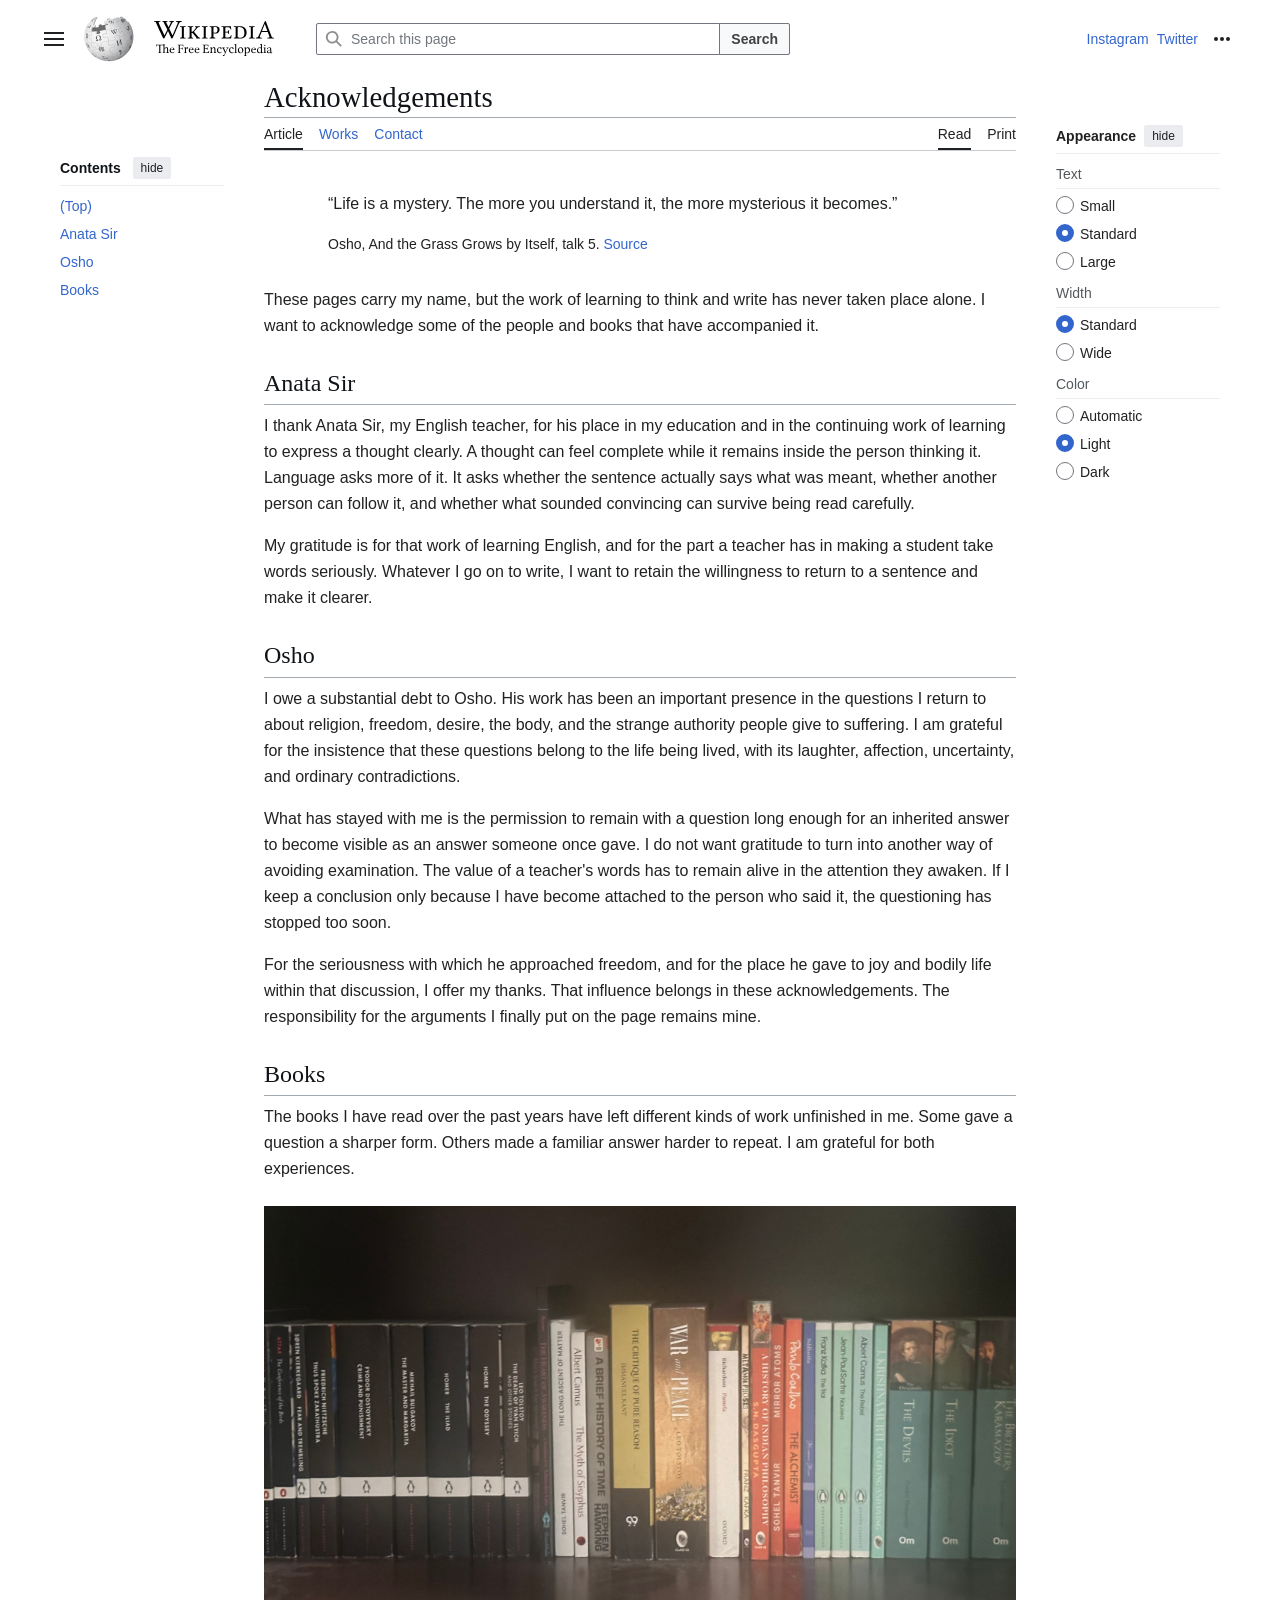
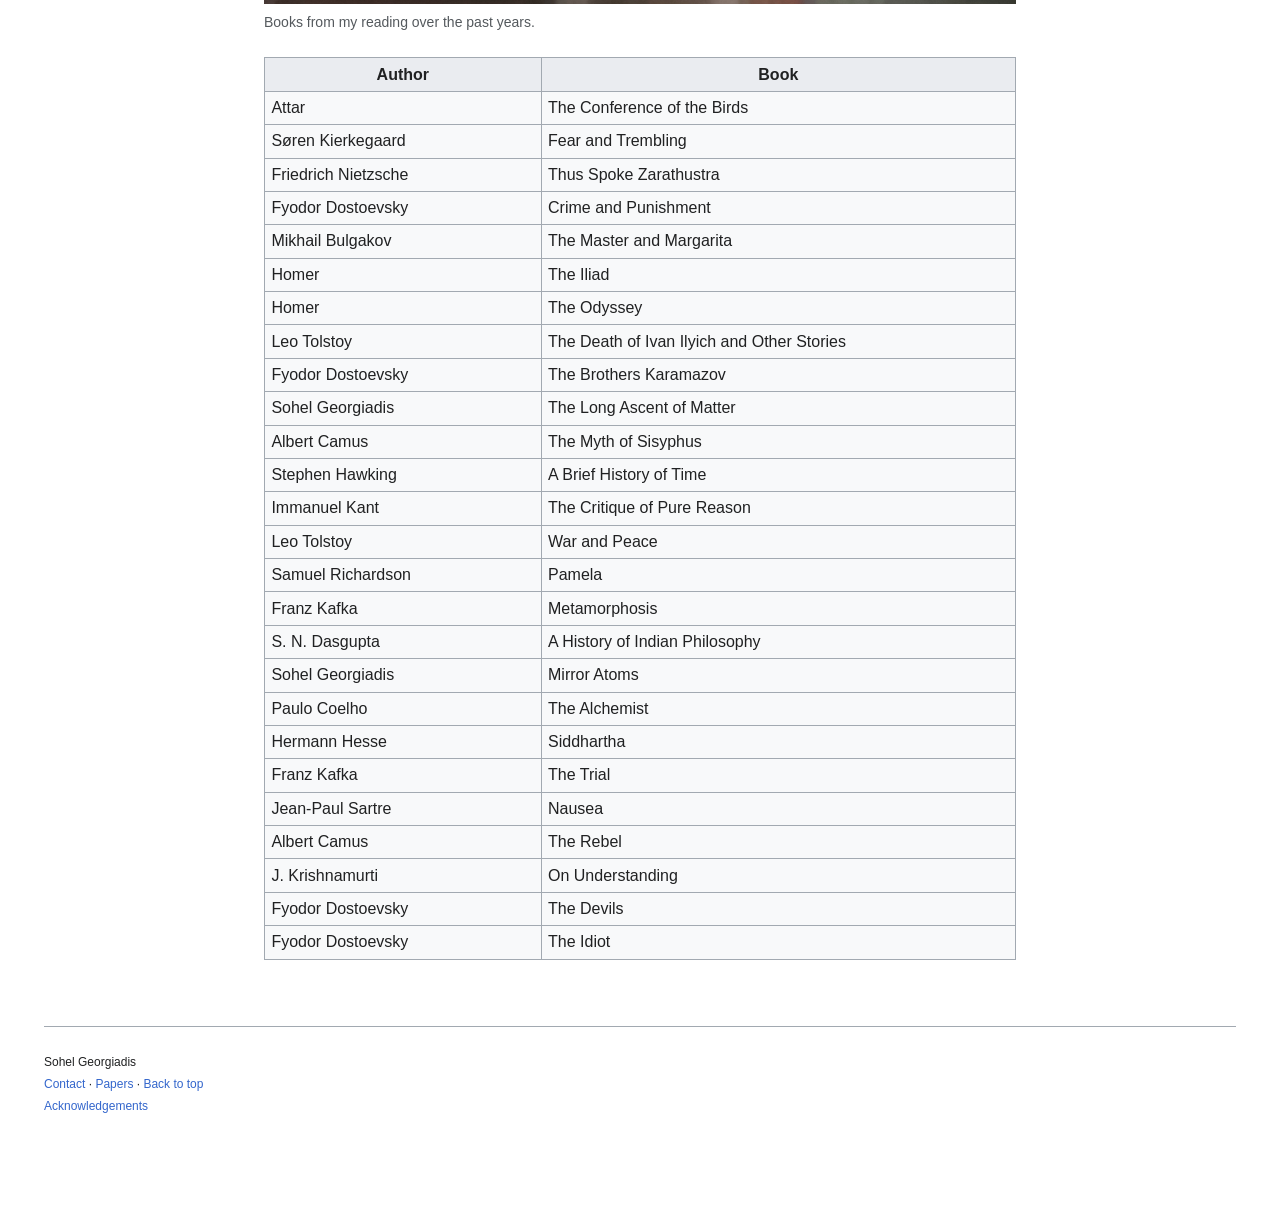
<file: acknowledgements.html>
<!DOCTYPE html>

<html class="client-js vector-feature-language-in-header-enabled vector-feature-language-in-main-menu-disabled vector-feature-language-in-main-page-header-disabled vector-feature-page-tools-pinned-disabled vector-feature-toc-pinned-clientpref-1 vector-feature-main-menu-pinned-disabled vector-feature-limited-width-clientpref-1 vector-feature-limited-width-content-enabled vector-feature-custom-font-size-clientpref-1 vector-feature-appearance-pinned-clientpref-1 skin-theme-clientpref-day vector-sticky-header-enabled vector-toc-available skin-thumbsize-clientpref-standard skin-underline-clientpref-browser" dir="ltr" lang="en">
<meta content="text/html;charset=utf-8" http-equiv="content-type"/>
<head>
<meta charset="utf-8"/>
<title>Acknowledgements — Sohel Georgiadis</title>
<link href="wiki/styles/load6c1e.css" rel="stylesheet"/>
<meta content="" name="ResourceLoaderDynamicStyles"/>
<link href="wiki/styles/loada24d.css" rel="stylesheet"/>
<meta content="origin" name="referrer"/>
<meta content="origin-when-cross-origin" name="referrer"/>
<meta content="max-image-preview:standard" name="robots"/>
<meta content="telephone=no" name="format-detection"/>
<meta content="width=device-width, initial-scale=1" name="viewport"/>
<meta content="Sohel Georgiadis" property="og:title"/>
<meta content="profile" property="og:type"/>
<link href="https://creativecommons.org/licenses/by-sa/4.0/deed.en" rel="license"/>
<meta content="Sohel Georgiadis. Gravitation, philosophy of religion, sexuality, human nature, and writings in physics and mathematics." name="description"/><style id="wikipedia-infobox-styles">@media(min-width:640px){.mw-parser-output .infobox{margin-left:1em;float:right;clear:right;width:22em}}.mw-parser-output .infobox-subbox{padding:0;border:none;margin:-3px;width:auto;min-width:100%;font-size:100%;clear:none;float:none;background-color:transparent;color:inherit}.mw-parser-output .infobox-3cols-child{margin:-3px}.mw-parser-output .infobox .navbar{font-size:100%}.mw-parser-output .infobox-hiddenrow,body.skin--responsive.skin--responsive .mw-parser-output .infobox .infobox-hiddenrow{display:none}@media screen{html.skin-theme-clientpref-night .mw-parser-output .infobox-full-data:not(.notheme)>div:not(.notheme)[style]{background:#1f1f23!important;color:#f8f9fa}}@media screen and (prefers-color-scheme:dark){html.skin-theme-clientpref-os .mw-parser-output .infobox-full-data:not(.notheme)>div:not(.notheme)[style]{background:#1f1f23!important;color:#f8f9fa}}@media(min-width:640px){body.skin--responsive .mw-parser-output .infobox-table{display:table!important}body.skin--responsive .mw-parser-output .infobox-table>caption{display:table-caption!important}body.skin--responsive .mw-parser-output .infobox-table>tbody{display:table-row-group}body.skin--responsive .mw-parser-output .infobox-table th,body.skin--responsive .mw-parser-output .infobox-table td{padding-left:inherit;padding-right:inherit}}</style><style id="profile-content-styles">
/* Original Wikipedia Vector CSS controls the header, type, tabs, and columns. */
html{scroll-behavior:auto}i,em,cite,.work-subtitle{font-style:normal!important}
.profile-infobox{table-layout:fixed;width:22em!important}.profile-infobox .infobox-label{width:32%}.profile-infobox .infobox-data{overflow-wrap:anywhere}.profile-portrait{margin:0}.profile-portrait img{display:block;width:250px;max-width:100%;height:auto;margin:0 auto;background:#000}.profile-infobox .infobox-image{padding:4px 0}
.mw-parser-output sup.reference{white-space:nowrap}#Works,#References{clear:both;display:flow-root}.work-entry{display:flow-root;margin:1em 0 1.5em;min-height:250px}.paper-preview{float:right;display:block;width:170px;padding:3px;border:1px solid var(--border-color-base,#a2a9b1);margin:0 0 1em 1.4em;background:#fff}.paper-preview img{display:block;width:100%;height:auto}.work-details .mw-heading3{margin-top:0;padding-top:0}.work-details h3{margin-top:0}.work-subtitle{margin-top:.3em}.paper-metadata{font-size:87.5%;color:var(--color-subtle,#54595d)}.references{font-size:90%;line-height:1.6}.references li{margin:.4em 0}.profile-print{border:0;background:none;padding:0;min-height:32px;font:inherit;color:inherit;cursor:pointer}.profile-print:hover{text-decoration:underline}.profile-footer{font-size:12px;display:grid;gap:8px;padding:16px 0}.profile-footer span:first-child{font-weight:normal}#article-content p.search-match{background:#fff8c5;outline:2px solid #f0c36d}.skin-theme-clientpref-night #article-content p.search-match{background:#51431d;outline-color:#8a6d2d}
@media(max-width:1000px){.vector-column-start,.vector-column-end{display:none!important}}
@media(max-width:720px){#top{display:flex;flex-direction:column}#top>p{order:1}.profile-infobox{display:table!important;overflow:visible!important;order:2;float:none!important;width:22em!important;max-width:100%;margin:1em auto!important}.profile-infobox colgroup col:first-child{width:32%}.profile-infobox colgroup col:last-child{width:68%}.work-entry{min-height:0}.paper-preview{width:140px}.profile-portrait img{width:250px}}
@media(max-width:480px){.paper-preview{float:none;margin:0 0 1em;width:155px}}
@media print{.vector-header-container,.vector-page-toolbar,.vector-column-start,.vector-column-end{display:none!important}.mw-page-container-inner{display:block!important}.mw-body{margin:0 auto!important}.profile-infobox,.work-entry{break-inside:avoid}}
</style><style id="classic-logo-styles">
.mw-logo{gap:10px}.mw-logo .mw-logo-icon{display:block!important;flex:none;width:50px;height:50px}.mw-logo-container{width:120px}.vector-header-start{min-width:220px}
@media(max-width:550px){.mw-logo{gap:8px}.mw-logo .mw-logo-icon{width:40px;height:40px}.vector-header-start{min-width:0}}
</style><style id="acknowledgements-style">.reading-photograph{margin:1.5em 0;float:none}.reading-photograph img{display:block;width:100%;height:auto}.reading-photograph figcaption{font-size:87.5%;margin-top:.5em;color:var(--color-subtle,#54595d)}.reading-list{width:100%;max-width:100%;table-layout:fixed}.reading-list th:first-child{width:35%}.reading-list td,.reading-list th{overflow-wrap:anywhere}.acknowledgements-quote{margin:1.5em 2em}.acknowledgements-quote p:last-child{font-size:87.5%}</style><style id="portfolio-inline-icon-style">.portfolio-inline-icon{display:inline-flex!important;align-items:center;justify-content:center;width:20px!important;height:20px!important;min-width:20px;background:none!important;mask:none!important;-webkit-mask:none!important;filter:none!important;color:var(--color-base,#202122)}.portfolio-inline-icon::before,.portfolio-inline-icon::after{content:none!important;display:none!important}.portfolio-inline-icon svg{display:block;width:20px;height:20px;fill:currentColor;flex:none}</style></head>
<body class="mediawiki ltr sitedir-ltr mw-hide-empty-elt action-view skin-vector-2022 ns-0 ns-subject mw-editable page-Sohel_Georgiadis rootpage-Sohel_Georgiadis skin--responsive skin-vector skin-vector-search-vue">
<div aria-live="polite" class="mw-aria-live-region" id="mw-aria-live-region"></div><a class="mw-jump-link" href="#bodyContent">Jump to content</a>
<div class="vector-header-container">
<header class="vector-header mw-header no-font-mode-scale">
<div class="vector-header-start">
<nav aria-label="Site" class="vector-main-menu-landmark">
<div class="vector-dropdown vector-main-menu-dropdown vector-button-flush-left vector-button-flush-right" id="vector-main-menu-dropdown" title="Main menu">
<input aria-haspopup="true" aria-label="Main menu" class="vector-dropdown-checkbox" data-event-name="ui.dropdown-vector-main-menu-dropdown" id="vector-main-menu-dropdown-checkbox" role="button" type="checkbox"/>
<label aria-hidden="true" class="vector-dropdown-label cdx-button cdx-button--fake-button cdx-button--fake-button--enabled cdx-button--weight-quiet cdx-button--icon-only" for="vector-main-menu-dropdown-checkbox" id="vector-main-menu-dropdown-label"><span class="vector-icon mw-ui-icon-menu mw-ui-icon-wikimedia-menu cdx-button__icon portfolio-inline-icon"><svg aria-hidden="true" focusable="false" height="20" viewBox="0 0 20 20" width="20" xmlns="http://www.w3.org/2000/svg"><path d="M0 3h20v2H0zm0 6h20v2H0zm0 6h20v2H0z"></path></svg></span>
<span class="vector-dropdown-label-text">Main menu</span>
</label>
<div class="vector-dropdown-content">
<div class="vector-unpinned-container" id="vector-main-menu-unpinned-container">
<div class="vector-main-menu vector-pinnable-element" id="vector-main-menu">
<div class="vector-pinnable-header vector-main-menu-pinnable-header vector-pinnable-header-unpinned" data-feature-name="main-menu-pinned" data-pinnable-element-id="vector-main-menu" data-pinned-container-id="vector-main-menu-pinned-container" data-unpinned-container-id="vector-main-menu-unpinned-container">
<div class="vector-pinnable-header-label">Main menu</div>
<button class="vector-pinnable-header-toggle-button vector-pinnable-header-pin-button" data-event-name="pinnable-header.vector-main-menu.pin">move to sidebar</button>
<button class="vector-pinnable-header-toggle-button vector-pinnable-header-unpin-button" data-event-name="pinnable-header.vector-main-menu.unpin">hide</button>
</div>
<div class="vector-menu mw-portlet mw-portlet-navigation" id="p-navigation"><div class="vector-menu-heading">Navigation</div><div class="vector-menu-content"><ul class="vector-menu-content-list"><li class="mw-list-item"><a href="index.html#top"><span>Main page</span></a></li><li class="mw-list-item"><a href="contents.html"><span>Contents</span></a></li><li class="mw-list-item"><a href="index.html#Works"><span>Writings</span></a></li><li class="mw-list-item"><a href="index.html#Gravitation" id="portfolio-random-work"><span>Random work</span></a></li><li class="mw-list-item"><a href="index.html#top"><span>About Sohel Georgiadis</span></a></li><li class="mw-list-item"><a href="mailto:sohelgeorgiadis@gmail.com"><span>Contact</span></a></li><li class="mw-list-item"><a href="acknowledgements.html"><span>Acknowledgements</span></a></li></ul></div></div><div class="vector-menu mw-portlet mw-portlet-interaction" id="p-interaction"><div class="vector-menu-heading">Reading</div><div class="vector-menu-content"><ul class="vector-menu-content-list"><li class="mw-list-item"><a href="index.html#Gravitation"><span>The Foundation of Gravitation</span></a></li><li class="mw-list-item"><a href="index.html#Calculus"><span>The Foundation of Calculus</span></a></li><li class="mw-list-item"><a href="index.html#Women_and_Freedom"><span>Philosophical essays</span></a></li><li class="mw-list-item"><a href="index.html#The_Preserved_Pharaoh_and_the_Forgotten_King"><span>History and religion</span></a></li><li class="mw-list-item"><a href="acknowledgements.html#Books"><span>Reading list</span></a></li></ul></div></div></div>
</div>
</div>
</div>
</nav>
<a class="mw-logo" href="index.html#top">
<img alt="" aria-hidden="true" class="mw-logo-icon" height="50" loading="eager" src="wiki/static/images/icons/wikipedia.png" width="50"/>
<span class="mw-logo-container skin-invert">
<img alt="Wikipedia" class="mw-logo-wordmark" loading="eager" src="wiki/static/images/mobile/copyright/wikipedia-wordmark-en.svg" style="width:7.5em;height:1.125em;"/>
<img alt="The Free Encyclopedia" class="mw-logo-tagline" height="13" loading="eager" src="wiki/static/images/mobile/copyright/wikipedia-tagline-en.svg" style="width:7.3125em;height:.8125em;" width="117"/>
</span>
</a>
</div>
<div class="vector-header-end">
<div class="vector-search-box-vue vector-search-box-collapses vector-search-box-show-thumbnail vector-search-box-auto-expand-width vector-search-box" id="p-search" role="search">
<a accesskey="f" class="cdx-button cdx-button--fake-button cdx-button--fake-button--enabled cdx-button--weight-quiet cdx-button--icon-only search-toggle" href="#profile-search" title="Search this page"><span class="vector-icon mw-ui-icon-search mw-ui-icon-wikimedia-search cdx-button__icon portfolio-inline-icon"><svg aria-hidden="true" focusable="false" height="20" viewBox="0 0 20 20" width="20" xmlns="http://www.w3.org/2000/svg"><path d="M8 1a7 7 0 1 0 4.9 12l5.6 5.6 1.4-1.4-5.6-5.6A7 7 0 0 0 8 1zm0 2a5 5 0 1 1 0 10A5 5 0 0 1 8 3z"></path></svg></span>
<span>Search</span>
</a>
<div class="vector-typeahead-search-container">
<div class="cdx-typeahead-search cdx-typeahead-search--show-thumbnail cdx-typeahead-search--auto-expand-width">
<form action="#" class="cdx-search-input cdx-search-input--has-end-button" id="searchform">
<div class="cdx-search-input__input-wrapper" data-search-loc="header-moved" id="simpleSearch">
<div class="cdx-text-input cdx-text-input--has-start-icon">
<input accesskey="f" aria-label="Search this page" autocapitalize="none" autocomplete="off" class="cdx-text-input__input mw-searchInput" id="profile-search" name="search" placeholder="Search this page" spellcheck="false" title="Search this page" type="search"/>
<span class="cdx-text-input__icon cdx-text-input__start-icon"></span>
</div>
</div>
<button class="cdx-button cdx-search-input__end-button">Search</button>
</form>
</div>
</div>
</div>
<nav aria-label="Personal tools" class="vector-user-links" role="navigation">
<div class="vector-user-links-main"><div class="vector-menu mw-portlet mw-portlet-vector-user-menu-overflow" id="p-vector-user-menu-overflow">
<div class="vector-menu-content">
<ul class="vector-menu-content-list"><li class="user-links-collapsible-item mw-list-item vector-menu-item--collapsible" id="pt-createaccount-2"><a href="https://www.instagram.com/shipofpi/?hl=en" title="Instagram profile of Sohel Georgiadis">Instagram</a></li><li class="user-links-collapsible-item mw-list-item vector-menu-item--collapsible" id="pt-login-2"><a href="https://x.com/pisceanadrift" title="Twitter profile of Sohel Georgiadis">Twitter</a></li></ul>
</div>
</div></div>
<div class="vector-dropdown vector-user-menu vector-button-flush-right vector-user-menu-logged-out" id="vector-user-links-dropdown" title="Social links and more options">
<input aria-haspopup="true" aria-label="Personal tools" class="vector-dropdown-checkbox" data-event-name="ui.dropdown-vector-user-links-dropdown" id="vector-user-links-dropdown-checkbox" role="button" type="checkbox"/>
<label aria-hidden="true" class="vector-dropdown-label cdx-button cdx-button--fake-button cdx-button--fake-button--enabled cdx-button--weight-quiet cdx-button--icon-only" for="vector-user-links-dropdown-checkbox" id="vector-user-links-dropdown-label"><span class="vector-icon mw-ui-icon-ellipsis mw-ui-icon-wikimedia-ellipsis cdx-button__icon portfolio-inline-icon"><svg aria-hidden="true" focusable="false" height="20" viewBox="0 0 20 20" width="20" xmlns="http://www.w3.org/2000/svg"><circle cx="4" cy="10" r="2"></circle><circle cx="10" cy="10" r="2"></circle><circle cx="16" cy="10" r="2"></circle></svg></span><span class="vector-dropdown-label-text">Personal tools</span></label>
<div class="vector-dropdown-content">
<div class="vector-menu mw-portlet mw-portlet-personal user-links-collapsible-item" id="p-personal" title="User menu">
<div class="vector-menu-content">
<ul class="vector-menu-content-list"><li class="user-links-collapsible-item mw-list-item vector-menu-item--collapsible" id="pt-createaccount"><a href="https://www.instagram.com/shipofpi/?hl=en" title="Instagram profile of Sohel Georgiadis">Instagram</a></li><li class="user-links-collapsible-item mw-list-item vector-menu-item--collapsible" id="pt-login"><a href="https://x.com/pisceanadrift" title="Twitter profile of Sohel Georgiadis">Twitter</a></li></ul>
</div>
</div>
<div class="vector-menu mw-portlet mw-portlet-user-menu-anon-editor" id="p-user-menu-anon-editor">
<div class="vector-menu-content">
<ul class="vector-menu-content-list"><li class="mw-list-item" id="pt-anoncontribs"><a href="acknowledgements.html" title="Acknowledgements and reading">Acknowledgements</a></li><li class="mw-list-item" id="pt-anontalk"><a href="mailto:sohelgeorgiadis@gmail.com" title="Contact Sohel Georgiadis">Contact</a></li></ul>
</div>
</div>
</div>
</div>
</nav>
</div>
</header>
</div>
<div class="mw-page-container">
<div class="mw-page-container-inner">
<div class="vector-column-start">
<div class="vector-sticky-pinned-container"><div class="vector-pinned-container" id="vector-main-menu-pinned-container"></div>
<nav aria-label="Contents" class="mw-table-of-contents-container vector-toc-landmark" data-event-name="ui.sidebar-toc" id="mw-panel-toc">
<div class="vector-pinned-container" id="vector-toc-pinned-container">
<div class="vector-toc vector-pinnable-element" id="vector-toc">
<div class="vector-pinnable-header vector-toc-pinnable-header vector-pinnable-header-pinned" data-feature-name="toc-pinned" data-pinnable-element-id="vector-toc" data-pinned-container-id="vector-toc-pinned-container" data-unpinned-container-id="vector-toc-unpinned-container">
<h2 class="vector-pinnable-header-label">Contents</h2>
<button aria-label="Hide Contents" class="vector-pinnable-header-toggle-button vector-pinnable-header-unpin-button" id="hide-contents" type="button">hide</button></div>
<ul class="vector-toc-contents" id="mw-panel-toc-list"><li class="vector-toc-list-item vector-toc-level-1"><a class="vector-toc-link" href="#top"><div class="vector-toc-text">(Top)</div></a></li><li class="vector-toc-list-item vector-toc-level-1"><a class="vector-toc-link" href="#Anata_Sir"><div class="vector-toc-text">Anata Sir</div></a></li><li class="vector-toc-list-item vector-toc-level-1"><a class="vector-toc-link" href="#Osho"><div class="vector-toc-text">Osho</div></a></li><li class="vector-toc-list-item vector-toc-level-1"><a class="vector-toc-link" href="#Books"><div class="vector-toc-text">Books</div></a></li></ul>
</div>
</div>
</nav>
</div>
</div>
<div class="mw-content-container">
<main class="mw-body" id="content">
<header class="mw-body-header vector-page-titlebar no-font-mode-scale">
<nav aria-label="Contents" class="vector-toc-landmark">
</nav>
<h1 class="firstHeading mw-first-heading" id="firstHeading">Acknowledgements</h1>
</header>
<div class="vector-page-toolbar">
<div class="vector-page-toolbar-container">
<div id="left-navigation">
<nav aria-label="Namespaces">
<div class="vector-menu vector-menu-tabs mw-portlet mw-portlet-associated-pages" id="p-associated-pages">
<div class="vector-menu-content">
<ul class="vector-menu-content-list"><li class="mw-list-item selected vector-tab-noicon"><a href="#top">Article</a></li><li class="mw-list-item vector-tab-noicon"><a href="index.html#Works"><span>Works</span></a></li><li class="mw-list-item vector-tab-noicon"><a href="mailto:sohelgeorgiadis@gmail.com"><span>Contact</span></a></li></ul>
</div>
</div>
</nav>
</div>
<div class="vector-collapsible" id="right-navigation">
<nav aria-label="Views">
<div class="vector-menu vector-menu-tabs mw-portlet mw-portlet-views" id="p-views">
<div class="vector-menu-content">
<ul class="vector-menu-content-list"><li class="mw-list-item selected vector-tab-noicon vector-menu-item--collapsible"><a href="#top">Read</a></li><li class="mw-list-item vector-tab-noicon vector-menu-item--collapsible"><button class="profile-print" type="button">Print</button></li></ul>
</div>
</div>
</nav>
<nav aria-label="Page tools" class="vector-page-tools-landmark">
</nav>
</div>
</div>
</div>
<div class="vector-column-end no-font-mode-scale">
<div class="vector-sticky-pinned-container">
<nav aria-label="Page tools" class="vector-page-tools-landmark">
<div class="vector-pinned-container" id="vector-page-tools-pinned-container">
</div>
</nav>
<nav aria-label="Appearance" class="vector-appearance-landmark">
<div class="vector-pinned-container" id="vector-appearance-pinned-container">
<div class="vector-appearance vector-pinnable-element" id="vector-appearance"><div class="vector-pinnable-header vector-appearance-pinnable-header vector-pinnable-header-pinned"><div class="vector-pinnable-header-label">Appearance</div><button aria-label="Hide Appearance" class="vector-pinnable-header-toggle-button vector-pinnable-header-unpin-button" id="hide-appearance" type="button">hide</button></div><div class="mw-portlet mw-portlet-skin-client-prefs-vector-feature-custom-font-size vector-menu" id="skin-client-prefs-vector-feature-custom-font-size"><div class="vector-menu-heading">Text</div><div class="vector-menu-content"><ul class="vector-menu-content-list"><li class="mw-list-item mw-list-item-js"><div><form><div class="cdx-radio"><input class="cdx-radio__input" id="pref-vector-feature-custom-font-size-0" name="vector-feature-custom-font-size" type="radio" value="0"/><span class="cdx-radio__icon"></span><label class="cdx-label cdx-radio__label" for="pref-vector-feature-custom-font-size-0"><span class="cdx-label__label__text">Small</span></label></div><div class="cdx-radio"><input checked="" class="cdx-radio__input" id="pref-vector-feature-custom-font-size-1" name="vector-feature-custom-font-size" type="radio" value="1"/><span class="cdx-radio__icon"></span><label class="cdx-label cdx-radio__label" for="pref-vector-feature-custom-font-size-1"><span class="cdx-label__label__text">Standard</span></label></div><div class="cdx-radio"><input class="cdx-radio__input" id="pref-vector-feature-custom-font-size-2" name="vector-feature-custom-font-size" type="radio" value="2"/><span class="cdx-radio__icon"></span><label class="cdx-label cdx-radio__label" for="pref-vector-feature-custom-font-size-2"><span class="cdx-label__label__text">Large</span></label></div></form></div></li></ul></div></div><div class="mw-portlet mw-portlet-skin-client-prefs-vector-feature-limited-width vector-menu" id="skin-client-prefs-vector-feature-limited-width"><div class="vector-menu-heading">Width</div><div class="vector-menu-content"><ul class="vector-menu-content-list"><li class="mw-list-item mw-list-item-js"><div><form><div class="cdx-radio"><input checked="" class="cdx-radio__input" id="pref-vector-feature-limited-width-1" name="vector-feature-limited-width" type="radio" value="1"/><span class="cdx-radio__icon"></span><label class="cdx-label cdx-radio__label" for="pref-vector-feature-limited-width-1"><span class="cdx-label__label__text">Standard</span></label></div><div class="cdx-radio"><input class="cdx-radio__input" id="pref-vector-feature-limited-width-0" name="vector-feature-limited-width" type="radio" value="0"/><span class="cdx-radio__icon"></span><label class="cdx-label cdx-radio__label" for="pref-vector-feature-limited-width-0"><span class="cdx-label__label__text">Wide</span></label></div></form></div></li></ul></div></div><div class="mw-portlet mw-portlet-skin-client-prefs-skin-theme vector-menu" id="skin-client-prefs-skin-theme"><div class="vector-menu-heading">Color</div><div class="vector-menu-content"><ul class="vector-menu-content-list"><li class="mw-list-item mw-list-item-js"><div><form><div class="cdx-radio"><input class="cdx-radio__input" id="pref-skin-theme-os" name="skin-theme" type="radio" value="os"/><span class="cdx-radio__icon"></span><label class="cdx-label cdx-radio__label" for="pref-skin-theme-os"><span class="cdx-label__label__text">Automatic</span></label></div><div class="cdx-radio"><input checked="" class="cdx-radio__input" id="pref-skin-theme-day" name="skin-theme" type="radio" value="day"/><span class="cdx-radio__icon"></span><label class="cdx-label cdx-radio__label" for="pref-skin-theme-day"><span class="cdx-label__label__text">Light</span></label></div><div class="cdx-radio"><input class="cdx-radio__input" id="pref-skin-theme-night" name="skin-theme" type="radio" value="night"/><span class="cdx-radio__icon"></span><label class="cdx-label cdx-radio__label" for="pref-skin-theme-night"><span class="cdx-label__label__text">Dark</span></label></div></form></div></li></ul></div></div></div>
</div>
</nav>
</div>
</div>
<div aria-labelledby="firstHeading" class="vector-body" data-mw-ve-target-container="" id="bodyContent">
<div class="vector-body-before-content">
<div class="mw-indicators">
</div>
<div id="contentSub"><div id="mw-content-subtitle"></div></div>
</div>
<div class="mw-body-content" id="mw-content-text"><div class="mw-content-ltr mw-parser-output" data-mw-html-version="2.8.0" data-mw-parsoid-version="0.24.0.0-alpha27" dir="ltr" id="article-content" lang="en"><section id="top"><blockquote class="acknowledgements-quote"><p>“Life is a mystery. The more you understand it, the more mysterious it becomes.”</p><p>Osho, And the Grass Grows by Itself, talk 5. <a href="https://shop.osho.com/in/be-aware-of-religious-frauds">Source</a></p></blockquote>
<p>These pages carry my name, but the work of learning to think and write has never taken place alone. I want to acknowledge some of the people and books that have accompanied it.</p></section>
<section id="Anata_Sir"><div class="mw-heading mw-heading2"><h2>Anata Sir</h2></div>
<p>I thank Anata Sir, my English teacher, for his place in my education and in the continuing work of learning to express a thought clearly. A thought can feel complete while it remains inside the person thinking it. Language asks more of it. It asks whether the sentence actually says what was meant, whether another person can follow it, and whether what sounded convincing can survive being read carefully.</p>
<p>My gratitude is for that work of learning English, and for the part a teacher has in making a student take words seriously. Whatever I go on to write, I want to retain the willingness to return to a sentence and make it clearer.</p></section>
<section id="Osho"><div class="mw-heading mw-heading2"><h2>Osho</h2></div>
<p>I owe a substantial debt to Osho. His work has been an important presence in the questions I return to about religion, freedom, desire, the body, and the strange authority people give to suffering. I am grateful for the insistence that these questions belong to the life being lived, with its laughter, affection, uncertainty, and ordinary contradictions.</p>
<p>What has stayed with me is the permission to remain with a question long enough for an inherited answer to become visible as an answer someone once gave. I do not want gratitude to turn into another way of avoiding examination. The value of a teacher's words has to remain alive in the attention they awaken. If I keep a conclusion only because I have become attached to the person who said it, the questioning has stopped too soon.</p>
<p>For the seriousness with which he approached freedom, and for the place he gave to joy and bodily life within that discussion, I offer my thanks. That influence belongs in these acknowledgements. The responsibility for the arguments I finally put on the page remains mine.</p></section>
<section id="Books"><div class="mw-heading mw-heading2"><h2>Books</h2></div>
<p>The books I have read over the past years have left different kinds of work unfinished in me. Some gave a question a sharper form. Others made a familiar answer harder to repeat. I am grateful for both experiences.</p>
<figure class="reading-photograph"><a href="assets/portfolio/books-read.png"><img alt="Books from Sohel Georgiadis's reading, photographed on a wooden shelf" height="2132" loading="lazy" src="assets/portfolio/books-read.png" width="4028"/></a><figcaption>Books from my reading over the past years.</figcaption></figure>
<table class="wikitable reading-list"><thead><tr><th scope="col">Author</th><th scope="col">Book</th></tr></thead><tbody><tr><td>Attar</td><td>The Conference of the Birds</td></tr><tr><td>Søren Kierkegaard</td><td>Fear and Trembling</td></tr><tr><td>Friedrich Nietzsche</td><td>Thus Spoke Zarathustra</td></tr><tr><td>Fyodor Dostoevsky</td><td>Crime and Punishment</td></tr><tr><td>Mikhail Bulgakov</td><td>The Master and Margarita</td></tr><tr><td>Homer</td><td>The Iliad</td></tr><tr><td>Homer</td><td>The Odyssey</td></tr><tr><td>Leo Tolstoy</td><td>The Death of Ivan Ilyich and Other Stories</td></tr><tr><td>Fyodor Dostoevsky</td><td>The Brothers Karamazov</td></tr><tr><td>Sohel Georgiadis</td><td>The Long Ascent of Matter</td></tr><tr><td>Albert Camus</td><td>The Myth of Sisyphus</td></tr><tr><td>Stephen Hawking</td><td>A Brief History of Time</td></tr><tr><td>Immanuel Kant</td><td>The Critique of Pure Reason</td></tr><tr><td>Leo Tolstoy</td><td>War and Peace</td></tr><tr><td>Samuel Richardson</td><td>Pamela</td></tr><tr><td>Franz Kafka</td><td>Metamorphosis</td></tr><tr><td>S. N. Dasgupta</td><td>A History of Indian Philosophy</td></tr><tr><td>Sohel Georgiadis</td><td>Mirror Atoms</td></tr><tr><td>Paulo Coelho</td><td>The Alchemist</td></tr><tr><td>Hermann Hesse</td><td>Siddhartha</td></tr><tr><td>Franz Kafka</td><td>The Trial</td></tr><tr><td>Jean-Paul Sartre</td><td>Nausea</td></tr><tr><td>Albert Camus</td><td>The Rebel</td></tr><tr><td>J. Krishnamurti</td><td>On Understanding</td></tr><tr><td>Fyodor Dostoevsky</td><td>The Devils</td></tr><tr><td>Fyodor Dostoevsky</td><td>The Idiot</td></tr></tbody></table></section></div><noscript></noscript>
</div>
</div>
</main>
</div>
<div class="mw-footer-container">
<footer class="mw-footer" id="footer"><div class="profile-footer"><span>Sohel Georgiadis</span><span><a href="mailto:sohelgeorgiadis@gmail.com">Contact</a> · <a href="index.html#Works">Papers</a> · <a href="#top">Back to top</a></span><a href="acknowledgements.html">Acknowledgements</a></div></footer>
</div>
</div>
</div>
<script>(function(){
const d=document.documentElement;
delete d.dataset.color;delete d.dataset.size;delete d.dataset.width;
const groups=['vector-feature-custom-font-size','vector-feature-limited-width','skin-theme'];
function apply(key,value){for(const c of [...d.classList])if(c.startsWith(key+'-clientpref-'))d.classList.remove(c);d.classList.add(key+'-clientpref-'+value)}
groups.forEach(key=>{let value;try{value=localStorage.getItem('wiki-'+key)}catch(e){}const inputs=document.querySelectorAll('input[name="'+key+'"]');inputs.forEach(input=>{if(value)input.checked=input.value===value;input.addEventListener('change',()=>{if(input.checked){apply(key,input.value);try{localStorage.setItem('wiki-'+key,input.value)}catch(e){}}})});if(value)apply(key,value)});
const age=document.getElementById('age'),now=new Date();let n=now.getFullYear()-2009;if(now.getMonth()<9||(now.getMonth()===9&&now.getDate()<12))n--;age.textContent='(age '+n+')';
const q=document.getElementById('profile-search');function search(){document.querySelectorAll('#article-content p').forEach(p=>p.classList.toggle('search-match',!!q.value&&p.textContent.toLowerCase().includes(q.value.toLowerCase())))}q.addEventListener('input',search);document.getElementById('searchform').addEventListener('submit',event=>{event.preventDefault();search();document.querySelector('.search-match')?.scrollIntoView({block:'center'})});
document.querySelector('.search-toggle').addEventListener('click',event=>{event.preventDefault();document.querySelector('.vector-header').classList.add('vector-header-search-toggled');q.focus()});q.addEventListener('keydown',event=>{if(event.key==='Escape'){q.value='';search();document.querySelector('.vector-header').classList.remove('vector-header-search-toggled')}});
document.querySelector('.profile-print').addEventListener('click',()=>window.print());
document.querySelectorAll('#vector-main-menu a').forEach(a=>a.addEventListener('click',()=>document.getElementById('vector-main-menu-dropdown-checkbox').checked=false));
document.getElementById('hide-appearance').addEventListener('click',function(){const hidden=this.textContent==='hide';document.querySelectorAll('#vector-appearance>.vector-menu').forEach(x=>x.hidden=hidden);this.textContent=hidden?'show':'hide'});
document.getElementById('hide-contents').addEventListener('click',function(){const list=document.getElementById('mw-panel-toc-list');list.hidden=!list.hidden;this.textContent=list.hidden?'show':'hide'});
})();</script><script id="local-anchor-navigation">document.addEventListener('click',event=>{if(event.defaultPrevented)return;const link=event.target.closest('a[href^="#"]');if(!link)return;const target=document.getElementById(decodeURIComponent(link.hash.slice(1)));if(!target)return;event.preventDefault();history.pushState(null,'',link.hash);target.scrollIntoView({block:'start',behavior:'instant'})});</script><script id="archived-menu-behavior">(function(){
const menu=document.getElementById('vector-main-menu'),dropdown=document.getElementById('vector-main-menu-dropdown-checkbox');
const pin=menu.querySelector('.vector-pinnable-header-pin-button'),unpin=menu.querySelector('.vector-pinnable-header-unpin-button'),header=menu.querySelector('.vector-pinnable-header');
function setPinned(pinned){document.getElementById(pinned?'vector-main-menu-pinned-container':'vector-main-menu-unpinned-container').append(menu);header.classList.toggle('vector-pinnable-header-pinned',pinned);header.classList.toggle('vector-pinnable-header-unpinned',!pinned);document.documentElement.classList.toggle('vector-feature-main-menu-pinned-enabled',pinned);document.documentElement.classList.toggle('vector-feature-main-menu-pinned-disabled',!pinned);dropdown.checked=false}
pin.addEventListener('click',()=>setPinned(true));unpin.addEventListener('click',()=>setPinned(false));
document.addEventListener('click',event=>document.querySelectorAll('.vector-dropdown-checkbox:checked').forEach(input=>{if(!input.parentElement.contains(event.target))input.checked=false}));
document.addEventListener('keydown',event=>{if(event.key==='Escape')document.querySelectorAll('.vector-dropdown-checkbox').forEach(input=>input.checked=false)});
})();</script><script id="random-work-navigation">(()=>{const link=document.getElementById("portfolio-random-work");const works=["Gravitation", "Calculus", "Women_and_Freedom", "The_Saint_Who_Left_Was_Never_Free", "Morality_Without_a_Divine_Test", "On_Frictionalism", "What_Is_Philosophy_and_Why_Do_We_Need_It", "The_Preserved_Pharaoh_and_the_Forgotten_King"];if(link)link.href="index.html#"+works[Math.floor(Math.random()*works.length)];})();</script></body>
</html>
</file>
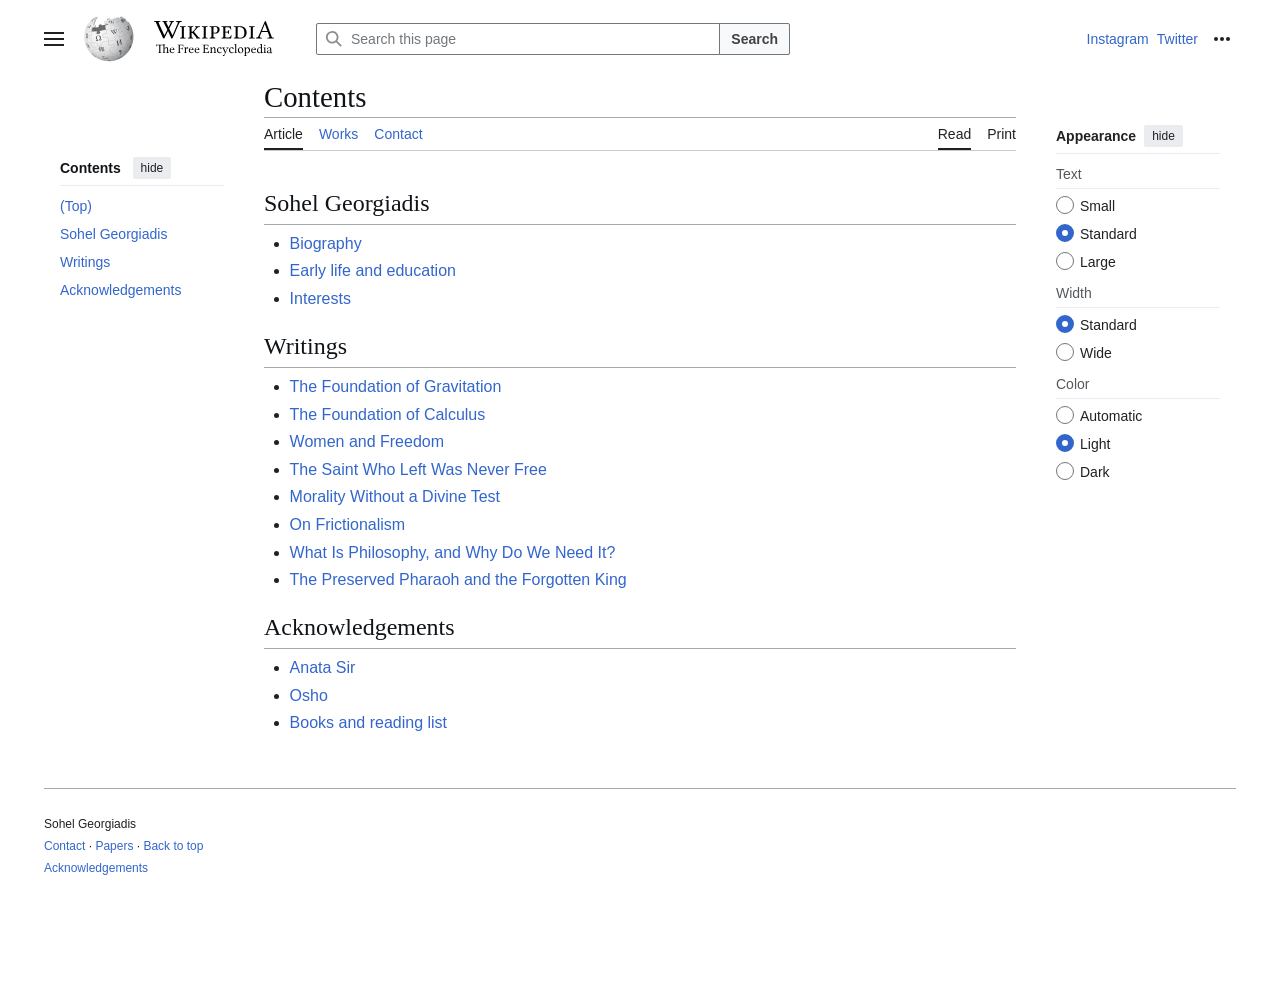
<file: contents.html>
<!DOCTYPE html>

<html class="client-js vector-feature-language-in-header-enabled vector-feature-language-in-main-menu-disabled vector-feature-language-in-main-page-header-disabled vector-feature-page-tools-pinned-disabled vector-feature-toc-pinned-clientpref-1 vector-feature-main-menu-pinned-disabled vector-feature-limited-width-clientpref-1 vector-feature-limited-width-content-enabled vector-feature-custom-font-size-clientpref-1 vector-feature-appearance-pinned-clientpref-1 skin-theme-clientpref-day vector-sticky-header-enabled vector-toc-available skin-thumbsize-clientpref-standard skin-underline-clientpref-browser" dir="ltr" lang="en">
<meta content="text/html;charset=utf-8" http-equiv="content-type"/>
<head>
<meta charset="utf-8"/>
<title>Contents — Sohel Georgiadis</title>
<link href="wiki/styles/load6c1e.css" rel="stylesheet"/>
<meta content="" name="ResourceLoaderDynamicStyles"/>
<link href="wiki/styles/loada24d.css" rel="stylesheet"/>
<meta content="origin" name="referrer"/>
<meta content="origin-when-cross-origin" name="referrer"/>
<meta content="max-image-preview:standard" name="robots"/>
<meta content="telephone=no" name="format-detection"/>
<meta content="width=device-width, initial-scale=1" name="viewport"/>
<meta content="Sohel Georgiadis" property="og:title"/>
<meta content="profile" property="og:type"/>
<link href="https://creativecommons.org/licenses/by-sa/4.0/deed.en" rel="license"/>
<meta content="Sohel Georgiadis. Gravitation, philosophy of religion, sexuality, human nature, and writings in physics and mathematics." name="description"/><style id="wikipedia-infobox-styles">@media(min-width:640px){.mw-parser-output .infobox{margin-left:1em;float:right;clear:right;width:22em}}.mw-parser-output .infobox-subbox{padding:0;border:none;margin:-3px;width:auto;min-width:100%;font-size:100%;clear:none;float:none;background-color:transparent;color:inherit}.mw-parser-output .infobox-3cols-child{margin:-3px}.mw-parser-output .infobox .navbar{font-size:100%}.mw-parser-output .infobox-hiddenrow,body.skin--responsive.skin--responsive .mw-parser-output .infobox .infobox-hiddenrow{display:none}@media screen{html.skin-theme-clientpref-night .mw-parser-output .infobox-full-data:not(.notheme)>div:not(.notheme)[style]{background:#1f1f23!important;color:#f8f9fa}}@media screen and (prefers-color-scheme:dark){html.skin-theme-clientpref-os .mw-parser-output .infobox-full-data:not(.notheme)>div:not(.notheme)[style]{background:#1f1f23!important;color:#f8f9fa}}@media(min-width:640px){body.skin--responsive .mw-parser-output .infobox-table{display:table!important}body.skin--responsive .mw-parser-output .infobox-table>caption{display:table-caption!important}body.skin--responsive .mw-parser-output .infobox-table>tbody{display:table-row-group}body.skin--responsive .mw-parser-output .infobox-table th,body.skin--responsive .mw-parser-output .infobox-table td{padding-left:inherit;padding-right:inherit}}</style><style id="profile-content-styles">
/* Original Wikipedia Vector CSS controls the header, type, tabs, and columns. */
html{scroll-behavior:auto}i,em,cite,.work-subtitle{font-style:normal!important}
.profile-infobox{table-layout:fixed;width:22em!important}.profile-infobox .infobox-label{width:32%}.profile-infobox .infobox-data{overflow-wrap:anywhere}.profile-portrait{margin:0}.profile-portrait img{display:block;width:250px;max-width:100%;height:auto;margin:0 auto;background:#000}.profile-infobox .infobox-image{padding:4px 0}
.mw-parser-output sup.reference{white-space:nowrap}#Works,#References{clear:both;display:flow-root}.work-entry{display:flow-root;margin:1em 0 1.5em;min-height:250px}.paper-preview{float:right;display:block;width:170px;padding:3px;border:1px solid var(--border-color-base,#a2a9b1);margin:0 0 1em 1.4em;background:#fff}.paper-preview img{display:block;width:100%;height:auto}.work-details .mw-heading3{margin-top:0;padding-top:0}.work-details h3{margin-top:0}.work-subtitle{margin-top:.3em}.paper-metadata{font-size:87.5%;color:var(--color-subtle,#54595d)}.references{font-size:90%;line-height:1.6}.references li{margin:.4em 0}.profile-print{border:0;background:none;padding:0;min-height:32px;font:inherit;color:inherit;cursor:pointer}.profile-print:hover{text-decoration:underline}.profile-footer{font-size:12px;display:grid;gap:8px;padding:16px 0}.profile-footer span:first-child{font-weight:normal}#article-content p.search-match{background:#fff8c5;outline:2px solid #f0c36d}.skin-theme-clientpref-night #article-content p.search-match{background:#51431d;outline-color:#8a6d2d}
@media(max-width:1000px){.vector-column-start,.vector-column-end{display:none!important}}
@media(max-width:720px){#top{display:flex;flex-direction:column}#top>p{order:1}.profile-infobox{display:table!important;overflow:visible!important;order:2;float:none!important;width:22em!important;max-width:100%;margin:1em auto!important}.profile-infobox colgroup col:first-child{width:32%}.profile-infobox colgroup col:last-child{width:68%}.work-entry{min-height:0}.paper-preview{width:140px}.profile-portrait img{width:250px}}
@media(max-width:480px){.paper-preview{float:none;margin:0 0 1em;width:155px}}
@media print{.vector-header-container,.vector-page-toolbar,.vector-column-start,.vector-column-end{display:none!important}.mw-page-container-inner{display:block!important}.mw-body{margin:0 auto!important}.profile-infobox,.work-entry{break-inside:avoid}}
</style><style id="classic-logo-styles">
.mw-logo{gap:10px}.mw-logo .mw-logo-icon{display:block!important;flex:none;width:50px;height:50px}.mw-logo-container{width:120px}.vector-header-start{min-width:220px}
@media(max-width:550px){.mw-logo{gap:8px}.mw-logo .mw-logo-icon{width:40px;height:40px}.vector-header-start{min-width:0}}
</style><style id="portfolio-inline-icon-style">.portfolio-inline-icon{display:inline-flex!important;align-items:center;justify-content:center;width:20px!important;height:20px!important;min-width:20px;background:none!important;mask:none!important;-webkit-mask:none!important;filter:none!important;color:var(--color-base,#202122)}.portfolio-inline-icon::before,.portfolio-inline-icon::after{content:none!important;display:none!important}.portfolio-inline-icon svg{display:block;width:20px;height:20px;fill:currentColor;flex:none}</style></head>
<body class="mediawiki ltr sitedir-ltr mw-hide-empty-elt action-view skin-vector-2022 ns-0 ns-subject mw-editable page-Sohel_Georgiadis rootpage-Sohel_Georgiadis skin--responsive skin-vector skin-vector-search-vue">
<div aria-live="polite" class="mw-aria-live-region" id="mw-aria-live-region"></div><a class="mw-jump-link" href="#bodyContent">Jump to content</a>
<div class="vector-header-container">
<header class="vector-header mw-header no-font-mode-scale">
<div class="vector-header-start">
<nav aria-label="Site" class="vector-main-menu-landmark">
<div class="vector-dropdown vector-main-menu-dropdown vector-button-flush-left vector-button-flush-right" id="vector-main-menu-dropdown" title="Main menu">
<input aria-haspopup="true" aria-label="Main menu" class="vector-dropdown-checkbox" data-event-name="ui.dropdown-vector-main-menu-dropdown" id="vector-main-menu-dropdown-checkbox" role="button" type="checkbox"/>
<label aria-hidden="true" class="vector-dropdown-label cdx-button cdx-button--fake-button cdx-button--fake-button--enabled cdx-button--weight-quiet cdx-button--icon-only" for="vector-main-menu-dropdown-checkbox" id="vector-main-menu-dropdown-label"><span class="vector-icon mw-ui-icon-menu mw-ui-icon-wikimedia-menu cdx-button__icon portfolio-inline-icon"><svg aria-hidden="true" focusable="false" height="20" viewBox="0 0 20 20" width="20" xmlns="http://www.w3.org/2000/svg"><path d="M0 3h20v2H0zm0 6h20v2H0zm0 6h20v2H0z"></path></svg></span>
<span class="vector-dropdown-label-text">Main menu</span>
</label>
<div class="vector-dropdown-content">
<div class="vector-unpinned-container" id="vector-main-menu-unpinned-container">
<div class="vector-main-menu vector-pinnable-element" id="vector-main-menu">
<div class="vector-pinnable-header vector-main-menu-pinnable-header vector-pinnable-header-unpinned" data-feature-name="main-menu-pinned" data-pinnable-element-id="vector-main-menu" data-pinned-container-id="vector-main-menu-pinned-container" data-unpinned-container-id="vector-main-menu-unpinned-container">
<div class="vector-pinnable-header-label">Main menu</div>
<button class="vector-pinnable-header-toggle-button vector-pinnable-header-pin-button" data-event-name="pinnable-header.vector-main-menu.pin">move to sidebar</button>
<button class="vector-pinnable-header-toggle-button vector-pinnable-header-unpin-button" data-event-name="pinnable-header.vector-main-menu.unpin">hide</button>
</div>
<div class="vector-menu mw-portlet mw-portlet-navigation" id="p-navigation"><div class="vector-menu-heading">Navigation</div><div class="vector-menu-content"><ul class="vector-menu-content-list"><li class="mw-list-item"><a href="index.html#top"><span>Main page</span></a></li><li class="mw-list-item"><a href="contents.html"><span>Contents</span></a></li><li class="mw-list-item"><a href="index.html#Works"><span>Writings</span></a></li><li class="mw-list-item"><a href="index.html#Gravitation" id="portfolio-random-work"><span>Random work</span></a></li><li class="mw-list-item"><a href="index.html#top"><span>About Sohel Georgiadis</span></a></li><li class="mw-list-item"><a href="mailto:sohelgeorgiadis@gmail.com"><span>Contact</span></a></li><li class="mw-list-item"><a href="acknowledgements.html"><span>Acknowledgements</span></a></li></ul></div></div><div class="vector-menu mw-portlet mw-portlet-interaction" id="p-interaction"><div class="vector-menu-heading">Reading</div><div class="vector-menu-content"><ul class="vector-menu-content-list"><li class="mw-list-item"><a href="index.html#Gravitation"><span>The Foundation of Gravitation</span></a></li><li class="mw-list-item"><a href="index.html#Calculus"><span>The Foundation of Calculus</span></a></li><li class="mw-list-item"><a href="index.html#Women_and_Freedom"><span>Philosophical essays</span></a></li><li class="mw-list-item"><a href="index.html#The_Preserved_Pharaoh_and_the_Forgotten_King"><span>History and religion</span></a></li><li class="mw-list-item"><a href="acknowledgements.html#Books"><span>Reading list</span></a></li></ul></div></div></div>
</div>
</div>
</div>
</nav>
<a class="mw-logo" href="index.html#top">
<img alt="" aria-hidden="true" class="mw-logo-icon" height="50" loading="eager" src="wiki/static/images/icons/wikipedia.png" width="50"/>
<span class="mw-logo-container skin-invert">
<img alt="Wikipedia" class="mw-logo-wordmark" loading="eager" src="wiki/static/images/mobile/copyright/wikipedia-wordmark-en.svg" style="width:7.5em;height:1.125em;"/>
<img alt="The Free Encyclopedia" class="mw-logo-tagline" height="13" loading="eager" src="wiki/static/images/mobile/copyright/wikipedia-tagline-en.svg" style="width:7.3125em;height:.8125em;" width="117"/>
</span>
</a>
</div>
<div class="vector-header-end">
<div class="vector-search-box-vue vector-search-box-collapses vector-search-box-show-thumbnail vector-search-box-auto-expand-width vector-search-box" id="p-search" role="search">
<a accesskey="f" class="cdx-button cdx-button--fake-button cdx-button--fake-button--enabled cdx-button--weight-quiet cdx-button--icon-only search-toggle" href="#profile-search" title="Search this page"><span class="vector-icon mw-ui-icon-search mw-ui-icon-wikimedia-search cdx-button__icon portfolio-inline-icon"><svg aria-hidden="true" focusable="false" height="20" viewBox="0 0 20 20" width="20" xmlns="http://www.w3.org/2000/svg"><path d="M8 1a7 7 0 1 0 4.9 12l5.6 5.6 1.4-1.4-5.6-5.6A7 7 0 0 0 8 1zm0 2a5 5 0 1 1 0 10A5 5 0 0 1 8 3z"></path></svg></span>
<span>Search</span>
</a>
<div class="vector-typeahead-search-container">
<div class="cdx-typeahead-search cdx-typeahead-search--show-thumbnail cdx-typeahead-search--auto-expand-width">
<form action="#" class="cdx-search-input cdx-search-input--has-end-button" id="searchform">
<div class="cdx-search-input__input-wrapper" data-search-loc="header-moved" id="simpleSearch">
<div class="cdx-text-input cdx-text-input--has-start-icon">
<input accesskey="f" aria-label="Search this page" autocapitalize="none" autocomplete="off" class="cdx-text-input__input mw-searchInput" id="profile-search" name="search" placeholder="Search this page" spellcheck="false" title="Search this page" type="search"/>
<span class="cdx-text-input__icon cdx-text-input__start-icon"></span>
</div>
</div>
<button class="cdx-button cdx-search-input__end-button">Search</button>
</form>
</div>
</div>
</div>
<nav aria-label="Personal tools" class="vector-user-links" role="navigation">
<div class="vector-user-links-main"><div class="vector-menu mw-portlet mw-portlet-vector-user-menu-overflow" id="p-vector-user-menu-overflow">
<div class="vector-menu-content">
<ul class="vector-menu-content-list"><li class="user-links-collapsible-item mw-list-item vector-menu-item--collapsible" id="pt-createaccount-2"><a href="https://www.instagram.com/shipofpi/?hl=en" title="Instagram profile of Sohel Georgiadis">Instagram</a></li><li class="user-links-collapsible-item mw-list-item vector-menu-item--collapsible" id="pt-login-2"><a href="https://x.com/pisceanadrift" title="Twitter profile of Sohel Georgiadis">Twitter</a></li></ul>
</div>
</div></div>
<div class="vector-dropdown vector-user-menu vector-button-flush-right vector-user-menu-logged-out" id="vector-user-links-dropdown" title="Social links and more options">
<input aria-haspopup="true" aria-label="Personal tools" class="vector-dropdown-checkbox" data-event-name="ui.dropdown-vector-user-links-dropdown" id="vector-user-links-dropdown-checkbox" role="button" type="checkbox"/>
<label aria-hidden="true" class="vector-dropdown-label cdx-button cdx-button--fake-button cdx-button--fake-button--enabled cdx-button--weight-quiet cdx-button--icon-only" for="vector-user-links-dropdown-checkbox" id="vector-user-links-dropdown-label"><span class="vector-icon mw-ui-icon-ellipsis mw-ui-icon-wikimedia-ellipsis cdx-button__icon portfolio-inline-icon"><svg aria-hidden="true" focusable="false" height="20" viewBox="0 0 20 20" width="20" xmlns="http://www.w3.org/2000/svg"><circle cx="4" cy="10" r="2"></circle><circle cx="10" cy="10" r="2"></circle><circle cx="16" cy="10" r="2"></circle></svg></span><span class="vector-dropdown-label-text">Personal tools</span></label>
<div class="vector-dropdown-content">
<div class="vector-menu mw-portlet mw-portlet-personal user-links-collapsible-item" id="p-personal" title="User menu">
<div class="vector-menu-content">
<ul class="vector-menu-content-list"><li class="user-links-collapsible-item mw-list-item vector-menu-item--collapsible" id="pt-createaccount"><a href="https://www.instagram.com/shipofpi/?hl=en" title="Instagram profile of Sohel Georgiadis">Instagram</a></li><li class="user-links-collapsible-item mw-list-item vector-menu-item--collapsible" id="pt-login"><a href="https://x.com/pisceanadrift" title="Twitter profile of Sohel Georgiadis">Twitter</a></li></ul>
</div>
</div>
<div class="vector-menu mw-portlet mw-portlet-user-menu-anon-editor" id="p-user-menu-anon-editor">
<div class="vector-menu-content">
<ul class="vector-menu-content-list"><li class="mw-list-item" id="pt-anoncontribs"><a href="acknowledgements.html" title="Acknowledgements and reading">Acknowledgements</a></li><li class="mw-list-item" id="pt-anontalk"><a href="mailto:sohelgeorgiadis@gmail.com" title="Contact Sohel Georgiadis">Contact</a></li></ul>
</div>
</div>
</div>
</div>
</nav>
</div>
</header>
</div>
<div class="mw-page-container">
<div class="mw-page-container-inner">
<div class="vector-column-start">
<div class="vector-sticky-pinned-container"><div class="vector-pinned-container" id="vector-main-menu-pinned-container"></div>
<nav aria-label="Contents" class="mw-table-of-contents-container vector-toc-landmark" data-event-name="ui.sidebar-toc" id="mw-panel-toc">
<div class="vector-pinned-container" id="vector-toc-pinned-container">
<div class="vector-toc vector-pinnable-element" id="vector-toc">
<div class="vector-pinnable-header vector-toc-pinnable-header vector-pinnable-header-pinned" data-feature-name="toc-pinned" data-pinnable-element-id="vector-toc" data-pinned-container-id="vector-toc-pinned-container" data-unpinned-container-id="vector-toc-unpinned-container">
<h2 class="vector-pinnable-header-label">Contents</h2>
<button aria-label="Hide Contents" class="vector-pinnable-header-toggle-button vector-pinnable-header-unpin-button" id="hide-contents" type="button">hide</button></div>
<ul class="vector-toc-contents" id="mw-panel-toc-list"><li class="vector-toc-list-item vector-toc-level-1"><a class="vector-toc-link" href="#top"><div class="vector-toc-text">(Top)</div></a></li><li class="vector-toc-list-item vector-toc-level-1"><a class="vector-toc-link" href="#Profile"><div class="vector-toc-text">Sohel Georgiadis</div></a></li><li class="vector-toc-list-item vector-toc-level-1"><a class="vector-toc-link" href="#Writings"><div class="vector-toc-text">Writings</div></a></li><li class="vector-toc-list-item vector-toc-level-1"><a class="vector-toc-link" href="#Acknowledgements"><div class="vector-toc-text">Acknowledgements</div></a></li></ul>
</div>
</div>
</nav>
</div>
</div>
<div class="mw-content-container">
<main class="mw-body" id="content">
<header class="mw-body-header vector-page-titlebar no-font-mode-scale">
<nav aria-label="Contents" class="vector-toc-landmark">
</nav>
<h1 class="firstHeading mw-first-heading" id="firstHeading">Contents</h1>
</header>
<div class="vector-page-toolbar">
<div class="vector-page-toolbar-container">
<div id="left-navigation">
<nav aria-label="Namespaces">
<div class="vector-menu vector-menu-tabs mw-portlet mw-portlet-associated-pages" id="p-associated-pages">
<div class="vector-menu-content">
<ul class="vector-menu-content-list"><li class="mw-list-item selected vector-tab-noicon"><a href="#top">Article</a></li><li class="mw-list-item vector-tab-noicon"><a href="index.html#Works"><span>Works</span></a></li><li class="mw-list-item vector-tab-noicon"><a href="mailto:sohelgeorgiadis@gmail.com"><span>Contact</span></a></li></ul>
</div>
</div>
</nav>
</div>
<div class="vector-collapsible" id="right-navigation">
<nav aria-label="Views">
<div class="vector-menu vector-menu-tabs mw-portlet mw-portlet-views" id="p-views">
<div class="vector-menu-content">
<ul class="vector-menu-content-list"><li class="mw-list-item selected vector-tab-noicon vector-menu-item--collapsible"><a href="#top">Read</a></li><li class="mw-list-item vector-tab-noicon vector-menu-item--collapsible"><button class="profile-print" type="button">Print</button></li></ul>
</div>
</div>
</nav>
<nav aria-label="Page tools" class="vector-page-tools-landmark">
</nav>
</div>
</div>
</div>
<div class="vector-column-end no-font-mode-scale">
<div class="vector-sticky-pinned-container">
<nav aria-label="Page tools" class="vector-page-tools-landmark">
<div class="vector-pinned-container" id="vector-page-tools-pinned-container">
</div>
</nav>
<nav aria-label="Appearance" class="vector-appearance-landmark">
<div class="vector-pinned-container" id="vector-appearance-pinned-container">
<div class="vector-appearance vector-pinnable-element" id="vector-appearance"><div class="vector-pinnable-header vector-appearance-pinnable-header vector-pinnable-header-pinned"><div class="vector-pinnable-header-label">Appearance</div><button aria-label="Hide Appearance" class="vector-pinnable-header-toggle-button vector-pinnable-header-unpin-button" id="hide-appearance" type="button">hide</button></div><div class="mw-portlet mw-portlet-skin-client-prefs-vector-feature-custom-font-size vector-menu" id="skin-client-prefs-vector-feature-custom-font-size"><div class="vector-menu-heading">Text</div><div class="vector-menu-content"><ul class="vector-menu-content-list"><li class="mw-list-item mw-list-item-js"><div><form><div class="cdx-radio"><input class="cdx-radio__input" id="pref-vector-feature-custom-font-size-0" name="vector-feature-custom-font-size" type="radio" value="0"/><span class="cdx-radio__icon"></span><label class="cdx-label cdx-radio__label" for="pref-vector-feature-custom-font-size-0"><span class="cdx-label__label__text">Small</span></label></div><div class="cdx-radio"><input checked="" class="cdx-radio__input" id="pref-vector-feature-custom-font-size-1" name="vector-feature-custom-font-size" type="radio" value="1"/><span class="cdx-radio__icon"></span><label class="cdx-label cdx-radio__label" for="pref-vector-feature-custom-font-size-1"><span class="cdx-label__label__text">Standard</span></label></div><div class="cdx-radio"><input class="cdx-radio__input" id="pref-vector-feature-custom-font-size-2" name="vector-feature-custom-font-size" type="radio" value="2"/><span class="cdx-radio__icon"></span><label class="cdx-label cdx-radio__label" for="pref-vector-feature-custom-font-size-2"><span class="cdx-label__label__text">Large</span></label></div></form></div></li></ul></div></div><div class="mw-portlet mw-portlet-skin-client-prefs-vector-feature-limited-width vector-menu" id="skin-client-prefs-vector-feature-limited-width"><div class="vector-menu-heading">Width</div><div class="vector-menu-content"><ul class="vector-menu-content-list"><li class="mw-list-item mw-list-item-js"><div><form><div class="cdx-radio"><input checked="" class="cdx-radio__input" id="pref-vector-feature-limited-width-1" name="vector-feature-limited-width" type="radio" value="1"/><span class="cdx-radio__icon"></span><label class="cdx-label cdx-radio__label" for="pref-vector-feature-limited-width-1"><span class="cdx-label__label__text">Standard</span></label></div><div class="cdx-radio"><input class="cdx-radio__input" id="pref-vector-feature-limited-width-0" name="vector-feature-limited-width" type="radio" value="0"/><span class="cdx-radio__icon"></span><label class="cdx-label cdx-radio__label" for="pref-vector-feature-limited-width-0"><span class="cdx-label__label__text">Wide</span></label></div></form></div></li></ul></div></div><div class="mw-portlet mw-portlet-skin-client-prefs-skin-theme vector-menu" id="skin-client-prefs-skin-theme"><div class="vector-menu-heading">Color</div><div class="vector-menu-content"><ul class="vector-menu-content-list"><li class="mw-list-item mw-list-item-js"><div><form><div class="cdx-radio"><input class="cdx-radio__input" id="pref-skin-theme-os" name="skin-theme" type="radio" value="os"/><span class="cdx-radio__icon"></span><label class="cdx-label cdx-radio__label" for="pref-skin-theme-os"><span class="cdx-label__label__text">Automatic</span></label></div><div class="cdx-radio"><input checked="" class="cdx-radio__input" id="pref-skin-theme-day" name="skin-theme" type="radio" value="day"/><span class="cdx-radio__icon"></span><label class="cdx-label cdx-radio__label" for="pref-skin-theme-day"><span class="cdx-label__label__text">Light</span></label></div><div class="cdx-radio"><input class="cdx-radio__input" id="pref-skin-theme-night" name="skin-theme" type="radio" value="night"/><span class="cdx-radio__icon"></span><label class="cdx-label cdx-radio__label" for="pref-skin-theme-night"><span class="cdx-label__label__text">Dark</span></label></div></form></div></li></ul></div></div></div>
</div>
</nav>
</div>
</div>
<div aria-labelledby="firstHeading" class="vector-body" data-mw-ve-target-container="" id="bodyContent">
<div class="vector-body-before-content">
<div class="mw-indicators">
</div>
<div id="contentSub"><div id="mw-content-subtitle"></div></div>
</div>
<div class="mw-body-content" id="mw-content-text"><div class="mw-content-ltr mw-parser-output" data-mw-html-version="2.8.0" data-mw-parsoid-version="0.24.0.0-alpha27" dir="ltr" id="article-content" lang="en"><div id="top"></div><section id="Profile"><div class="mw-heading mw-heading2"><h2>Sohel Georgiadis</h2></div><ul>
<li><a href="index.html#top">Biography</a></li><li><a href="index.html#Early_life_and_education">Early life and education</a></li><li><a href="index.html#Interests">Interests</a></li></ul></section>
<section id="Writings"><div class="mw-heading mw-heading2"><h2>Writings</h2></div><ul><li><a href="index.html#Gravitation">The Foundation of Gravitation</a></li><li><a href="index.html#Calculus">The Foundation of Calculus</a></li><li><a href="index.html#Women_and_Freedom">Women and Freedom</a></li><li><a href="index.html#The_Saint_Who_Left_Was_Never_Free">The Saint Who Left Was Never Free</a></li><li><a href="index.html#Morality_Without_a_Divine_Test">Morality Without a Divine Test</a></li><li><a href="index.html#On_Frictionalism">On Frictionalism</a></li><li><a href="index.html#What_Is_Philosophy_and_Why_Do_We_Need_It">What Is Philosophy, and Why Do We Need It?</a></li><li><a href="index.html#The_Preserved_Pharaoh_and_the_Forgotten_King">The Preserved Pharaoh and the Forgotten King</a></li></ul></section>
<section id="Acknowledgements"><div class="mw-heading mw-heading2"><h2>Acknowledgements</h2></div><ul><li><a href="acknowledgements.html#Anata_Sir">Anata Sir</a></li><li><a href="acknowledgements.html#Osho">Osho</a></li><li><a href="acknowledgements.html#Books">Books and reading list</a></li></ul></section></div><noscript></noscript>
</div>
</div>
</main>
</div>
<div class="mw-footer-container">
<footer class="mw-footer" id="footer"><div class="profile-footer"><span>Sohel Georgiadis</span><span><a href="mailto:sohelgeorgiadis@gmail.com">Contact</a> · <a href="index.html#Works">Papers</a> · <a href="#top">Back to top</a></span><a href="acknowledgements.html">Acknowledgements</a></div></footer>
</div>
</div>
</div>
<script>(function(){
const d=document.documentElement;
delete d.dataset.color;delete d.dataset.size;delete d.dataset.width;
const groups=['vector-feature-custom-font-size','vector-feature-limited-width','skin-theme'];
function apply(key,value){for(const c of [...d.classList])if(c.startsWith(key+'-clientpref-'))d.classList.remove(c);d.classList.add(key+'-clientpref-'+value)}
groups.forEach(key=>{let value;try{value=localStorage.getItem('wiki-'+key)}catch(e){}const inputs=document.querySelectorAll('input[name="'+key+'"]');inputs.forEach(input=>{if(value)input.checked=input.value===value;input.addEventListener('change',()=>{if(input.checked){apply(key,input.value);try{localStorage.setItem('wiki-'+key,input.value)}catch(e){}}})});if(value)apply(key,value)});
const age=document.getElementById('age'),now=new Date();let n=now.getFullYear()-2009;if(now.getMonth()<9||(now.getMonth()===9&&now.getDate()<12))n--;age.textContent='(age '+n+')';
const q=document.getElementById('profile-search');function search(){document.querySelectorAll('#article-content p').forEach(p=>p.classList.toggle('search-match',!!q.value&&p.textContent.toLowerCase().includes(q.value.toLowerCase())))}q.addEventListener('input',search);document.getElementById('searchform').addEventListener('submit',event=>{event.preventDefault();search();document.querySelector('.search-match')?.scrollIntoView({block:'center'})});
document.querySelector('.search-toggle').addEventListener('click',event=>{event.preventDefault();document.querySelector('.vector-header').classList.add('vector-header-search-toggled');q.focus()});q.addEventListener('keydown',event=>{if(event.key==='Escape'){q.value='';search();document.querySelector('.vector-header').classList.remove('vector-header-search-toggled')}});
document.querySelector('.profile-print').addEventListener('click',()=>window.print());
document.querySelectorAll('#vector-main-menu a').forEach(a=>a.addEventListener('click',()=>document.getElementById('vector-main-menu-dropdown-checkbox').checked=false));
document.getElementById('hide-appearance').addEventListener('click',function(){const hidden=this.textContent==='hide';document.querySelectorAll('#vector-appearance>.vector-menu').forEach(x=>x.hidden=hidden);this.textContent=hidden?'show':'hide'});
document.getElementById('hide-contents').addEventListener('click',function(){const list=document.getElementById('mw-panel-toc-list');list.hidden=!list.hidden;this.textContent=list.hidden?'show':'hide'});
})();</script><script id="local-anchor-navigation">document.addEventListener('click',event=>{if(event.defaultPrevented)return;const link=event.target.closest('a[href^="#"]');if(!link)return;const target=document.getElementById(decodeURIComponent(link.hash.slice(1)));if(!target)return;event.preventDefault();history.pushState(null,'',link.hash);target.scrollIntoView({block:'start',behavior:'instant'})});</script><script id="archived-menu-behavior">(function(){
const menu=document.getElementById('vector-main-menu'),dropdown=document.getElementById('vector-main-menu-dropdown-checkbox');
const pin=menu.querySelector('.vector-pinnable-header-pin-button'),unpin=menu.querySelector('.vector-pinnable-header-unpin-button'),header=menu.querySelector('.vector-pinnable-header');
function setPinned(pinned){document.getElementById(pinned?'vector-main-menu-pinned-container':'vector-main-menu-unpinned-container').append(menu);header.classList.toggle('vector-pinnable-header-pinned',pinned);header.classList.toggle('vector-pinnable-header-unpinned',!pinned);document.documentElement.classList.toggle('vector-feature-main-menu-pinned-enabled',pinned);document.documentElement.classList.toggle('vector-feature-main-menu-pinned-disabled',!pinned);dropdown.checked=false}
pin.addEventListener('click',()=>setPinned(true));unpin.addEventListener('click',()=>setPinned(false));
document.addEventListener('click',event=>document.querySelectorAll('.vector-dropdown-checkbox:checked').forEach(input=>{if(!input.parentElement.contains(event.target))input.checked=false}));
document.addEventListener('keydown',event=>{if(event.key==='Escape')document.querySelectorAll('.vector-dropdown-checkbox').forEach(input=>input.checked=false)});
})();</script><script id="random-work-navigation">(()=>{const link=document.getElementById("portfolio-random-work");const works=["Gravitation", "Calculus", "Women_and_Freedom", "The_Saint_Who_Left_Was_Never_Free", "Morality_Without_a_Divine_Test", "On_Frictionalism", "What_Is_Philosophy_and_Why_Do_We_Need_It", "The_Preserved_Pharaoh_and_the_Forgotten_King"];if(link)link.href="index.html#"+works[Math.floor(Math.random()*works.length)];})();</script></body>
</html>
</file>
<file: wiki/styles/load6c1e.css>
span[rel='mw:referencedBy'] > a::before{content:counter(mw-references,var(--cite-counter-style)) var(--cite-backlink-separator) counter(mw-ref-linkback,var(--cite-counter-style))}:root{--cite-backlink-separator:'.';--cite-counter-style:decimal}.mw-ref-follow{display:none}ol.mw-references.references .mw-subreference-list > li{list-style-type:none}ol.mw-references.references .mw-subreference-list > li::marker{content:attr(data-mw-footnote-number) '. '}@supports (-webkit-hyphens:none){ol.mw-references.references > li > ol.mw-subreference-list > li::before{content:attr(data-mw-footnote-number) '.\00a0'}ol.mw-references.references > li > ol.mw-subreference-list > li::marker{content:none}}[rel~='mw:referencedBy']::before{content:'↑ '}span[rel~='mw:referencedBy']{counter-reset:mw-ref-linkback -1}span[rel~='mw:referencedBy'] a::before{counter-increment:mw-ref-linkback;line-height:1;vertical-align:super;font-size:smaller}.skin-minerva span[rel~='mw:referencedBy'] a::before{font-size:0.75em}span[rel~='mw:referencedBy'] a::after{content:' ';line-height:1}span[rel~='mw:referencedBy'] a:last-child::after{content:''}x-thereisnoelementwiththisname[rel='mw:referencedBy']::before,span.mw-linkback-text{display:none}.mw-ext-cite-warning{font-size:larger;color:#ac6600}.mw-cite-backlink,.cite-accessibility-label{-webkit-user-select:none;-moz-user-select:none;user-select:none}.mw-references-columns{-moz-column-width:30em;column-width:30em;margin-top:0.3em}.vector-feature-limited-width-clientpref-1 .mw-references-columns,.skin-minerva .mw-references-columns{-moz-column-width:27em;column-width:27em}.mw-parser-output .mw-references-columns .references{margin-top:0}.mw-references-columns li{page-break-inside:avoid;break-inside:avoid-column}ol.references{counter-reset:mw-ref-details-parent mw-references list-item}ol.references > li{counter-increment:mw-ref-details-parent mw-references;counter-reset:mw-ref-details-child}ol.references .mw-subreference-list{margin-top:0}ol.references .mw-subreference-list > li{counter-increment:mw-ref-details-child}ol.references .mw-subreference-list > li::marker{content:counter(mw-ref-details-parent,decimal) '.' counter(mw-ref-details-child,decimal) '. '}@supports (-webkit-hyphens:none){ol.references > li > ol.mw-subreference-list > li{list-style-type:none}ol.references > li > ol.mw-subreference-list > li::before{content:counter(mw-ref-details-parent,decimal) '.' counter(mw-ref-details-child,decimal) '.\00a0';display:inline-block;margin-left:-3.2em;min-width:3.2em;text-align:right}ol.references > li > ol.mw-subreference-list > li::marker{content:none}}sup.reference{unicode-bidi:-moz-isolate;unicode-bidi:-webkit-isolate;unicode-bidi:isolate;white-space:nowrap;font-weight:400;font-style:normal}ol.references li:target,sup.reference:target{background-color:var(--background-color-progressive-subtle,#e8eeff)}.mw-ext-cite-error{font-weight:700;unicode-bidi:embed}.mw-ext-cite-error code{background-color:var(--background-color-transparent,transparent);color:inherit;padding:1px 2px}.mw-cite-dir-ltr .reference-text{direction:ltr;unicode-bidi:embed}.mw-cite-dir-rtl .reference-text{direction:rtl;unicode-bidi:embed}.mw-cite-dir-auto:has(.reference-text:dir(ltr)){direction:ltr;text-align:left}.mw-cite-dir-auto:has(.reference-text:dir(rtl)){direction:rtl;text-align:right}@media print{.mw-cite-backlink{display:none}}#p-lang .uls-settings-trigger{background:transparent url("../../assets/2e01c46858b70161511a.svg") no-repeat center top;border:0;min-height:16px;min-width:16px;float:right;cursor:pointer}#p-lang .uls-settings-trigger::-moz-focus-inner{border:0}#p-lang .uls-settings-trigger:focus{outline:1px solid #36c}.skin-vector #p-lang .uls-settings-trigger{margin-top:8px}#p-lang .uls-settings-trigger:hover{background-position:center -16px}.client-nojs #ca-ve-edit,.ve-not-available #ca-ve-edit,.client-nojs .mw-editsection-visualeditor + .mw-editsection-divider,.ve-not-available .mw-editsection-visualeditor + .mw-editsection-divider,.client-nojs .mw-editsection-visualeditor,.ve-not-available .mw-editsection-visualeditor{display:none}.client-nojs a.mw-editsection-visualeditor:first-of-type + .mw-editsection-divider + a::before,.ve-not-available a.mw-editsection-visualeditor:first-of-type + .mw-editsection-divider + a::before,.client-nojs a.mw-editsection-visualeditor:first-of-type + a::before,.ve-not-available a.mw-editsection-visualeditor:first-of-type + a::before{content:'[';content:'[' / '';margin-right:0.25em;margin-inline:0 0.25em}.client-nojs a:has(+ .mw-editsection-divider + a.mw-editsection-visualeditor:last-of-type)::after,.ve-not-available a:has(+ .mw-editsection-divider + a.mw-editsection-visualeditor:last-of-type)::after,.client-nojs a:has(+ a.mw-editsection-visualeditor:last-of-type)::after,.ve-not-available a:has(+ a.mw-editsection-visualeditor:last-of-type)::after{content:']';content:']' / '';margin-left:0.25em;margin-inline:0.25em 0}body.skin-minerva .mw-parser-output .ambox,body.skin-minerva .mw-parser-output table.ambox{display:block;margin:0}.client-js body.skin-minerva .mw-parser-output .ambox{cursor:pointer;width:auto;background:var(--background-color-interactive-subtle,#f8f9fa) !important;color:var(--color-subtle,#54595d);margin-bottom:1px}.client-js body.skin-minerva .mw-parser-output .ambox tbody{display:table;width:100%}.client-js body.skin-minerva .mw-parser-output .ambox .mbox-text-div,.client-js body.skin-minerva .mw-parser-output .ambox .mbox-text-span{display:block;max-height:3.3em;height:3.3em;overflow:hidden}.client-js body.skin-minerva .mw-parser-output .ambox div{margin:0 !important;padding:0 !important}.client-js body.skin-minerva .mw-parser-output .ambox td,.client-js body.skin-minerva .mw-parser-output .ambox div.mbox-text{position:relative;padding:8px 8px 8px 32px !important}.client-js body.skin-minerva .mw-parser-output .ambox td > div,.client-js body.skin-minerva .mw-parser-output .ambox div.mbox-text > div,.client-js body.skin-minerva .mw-parser-output .ambox td > span,.client-js body.skin-minerva .mw-parser-output .ambox div.mbox-text > span{font-size:0.8125rem}.client-js body.skin-minerva .mw-parser-output .ambox b{font-weight:inherit}.client-js body.skin-minerva .mw-parser-output .ambox a{color:inherit !important;-webkit-tap-highlight-color:rgba(0,0,0,0) !important}.client-js body.skin-minerva .mw-parser-output .ambox a:hover,.client-js body.skin-minerva .mw-parser-output .ambox a:focus{text-decoration:none;outline:inherit}.client-js body.skin-minerva .mw-parser-output .ambox small,.client-js body.skin-minerva .mw-parser-output .ambox .hide-when-compact,.client-js body.skin-minerva .mw-parser-output .ambox .mw-collapsible-content,.client-js body.skin-minerva .mw-parser-output .ambox .mbox-empty-cell,.client-js body.skin-minerva .mw-parser-output .ambox hr,.client-js body.skin-minerva .mw-parser-output .ambox .verbose,.client-js body.skin-minerva .mw-parser-output .ambox table,.client-js body.skin-minerva .mw-parser-output .ambox .mbox-image{display:none}.client-js body.skin-minerva .mw-parser-output .ambox .minerva-ambox-icon{position:absolute;left:8px;top:11px}.client-js body.skin-minerva .mw-parser-output .ambox .ambox-learn-more{color:var(--color-progressive,#36c);position:absolute;right:8px;bottom:8px;z-index:0;line-height:1.65}.client-js body.skin-minerva .mw-parser-output .ambox .ambox-learn-more::before{content:'';position:absolute;z-index:-100;bottom:0;right:0;width:100%;height:100%;box-sizing:content-box;padding-left:4em;background:linear-gradient(to right,transparent 0,var(--background-color-interactive-subtle,#f8f9fa) 3em)}@media screen and (min-width:640px){.client-js body.skin-minerva .mw-parser-output .ambox .mbox-text-div,.client-js body.skin-minerva .mw-parser-output .ambox .mbox-text-span{height:auto;margin-bottom:24px !important}.client-js body.skin-minerva .mw-parser-output .ambox .ambox-learn-more{left:32px;right:0;background:none}.client-js body.skin-minerva .mw-parser-output .ambox .ambox-learn-more::before{top:-1.65em;width:10px}}body.skin--responsive.skin-minerva .mw-parser-output .infobox{float:none !important;margin-left:0 !important;margin-right:0 !important;font-size:90%;position:relative;border:1px solid var(--border-color-muted,#dadde3);margin-bottom:2em;color:var(--color-base,#202122);background-color:var(--background-color-interactive-subtle,#f8f9fa);display:flex;flex:1 1 100%;flex-flow:column nowrap;width:100% !important;max-width:100% !important;text-align:start}body.skin--responsive.skin-minerva .mw-parser-output .infobox caption{padding:10px 10px 0;text-align:center}body.skin--responsive.skin-minerva .mw-parser-output .infobox th,body.skin--responsive.skin-minerva .mw-parser-output .infobox td{vertical-align:top;border:0;border-bottom:1px solid var(--border-color-muted,#dadde3);padding:7px 10px}body.skin--responsive.skin-minerva .mw-parser-output .infobox tbody > tr > td,body.skin--responsive.skin-minerva .mw-parser-output .infobox tbody > tr > th{flex:1 0}body.skin--responsive.skin-minerva .mw-parser-output .infobox td:only-child,body.skin--responsive.skin-minerva .mw-parser-output .infobox th:only-child{width:100%}body.skin--responsive.skin-minerva .mw-parser-output .infobox tr:last-child th,body.skin--responsive.skin-minerva .mw-parser-output .infobox tr:last-child td{border:0}body.skin--responsive.skin-minerva .mw-parser-output .infobox > tbody,body.skin--responsive.skin-minerva .mw-parser-output .infobox > caption{display:flex;flex-flow:column nowrap}body.skin--responsive.skin-minerva .mw-parser-output .infobox > tbody > tr{min-width:100%;display:flex;flex-flow:row nowrap}@media all and (min-width:640px){body.skin-minerva.skin--responsive .mw-parser-output .infobox{margin:0.5em 0 1em 35px !important;max-width:320px !important;width:auto !important;float:right !important;clear:right !important}}body.skin--responsive.skin-minerva .mw-parser-output .hatnote,body.skin--responsive.skin-minerva .mw-parser-output .dablink,body.skin--responsive.skin-minerva .mw-parser-output .rellink{padding:5px 7px;color:var(--color-subtle,#54595d);font-size:0.8125rem;background-color:var(--background-color-interactive-subtle,#f8f9fa);margin-bottom:1px;overflow:hidden}[bgcolor]{color:#333}@media screen{html.skin-theme-clientpref-night{}html.skin-theme-clientpref-night .hatnote:not(.notheme),html.skin-theme-clientpref-night .dablink:not(.notheme),html.skin-theme-clientpref-night .rellink:not(.notheme),html.skin-theme-clientpref-night .infobox:not(.notheme){color:var(--color-base,#202122) !important;background-color:var(--background-color-interactive-subtle,#f8f9fa) !important}html.skin-theme-clientpref-night .infobox td:not(.notheme),html.skin-theme-clientpref-night .infobox th:not(.notheme),html.skin-theme-clientpref-night .infobox-above:not(.notheme),html.skin-theme-clientpref-night .infobox p:not(.notheme),html.skin-theme-clientpref-night .infobox > div:not(.notheme),html.skin-theme-clientpref-night .infobox caption:not(.notheme),html.skin-theme-clientpref-night .infobox--frwiki td:not(.notheme),html.skin-theme-clientpref-night .infobox--frwiki th:not(.notheme),html.skin-theme-clientpref-night .infobox--frwiki p:not(.notheme),html.skin-theme-clientpref-night .infobox--frwiki > div:not(.notheme),html.skin-theme-clientpref-night .infobox--frwiki caption:not(.notheme),html.skin-theme-clientpref-night .sinottico th:not(.notheme),html.skin-theme-clientpref-night .infobox-header:not(.notheme),html.skin-theme-clientpref-night .skin-nightmode-reset-color:not(.notheme),html.skin-theme-clientpref-night .navigation-box:not(.notheme),html.skin-theme-clientpref-night .metadata:not(.notheme),html.skin-theme-clientpref-night .quotebox:not(.notheme),html.skin-theme-clientpref-night .side-box:not(.notheme),html.skin-theme-clientpref-night .side-box div:not(.notheme),html.skin-theme-clientpref-night .navbox:not(.notheme),html.skin-theme-clientpref-night .navbox-subgroup:not(.notheme),html.skin-theme-clientpref-night .navbox-group:not(.notheme),html.skin-theme-clientpref-night .navbox-even:not(.notheme),html.skin-theme-clientpref-night .navbox-abovebelow:not(.notheme),html.skin-theme-clientpref-night .navbox-title:not(.notheme){background:inherit !important;color:inherit !important;border-color:var(--border-color-subtle,#c8ccd1) !important}html.skin-theme-clientpref-night .mw-parser-output [style*='background']{color:#202122}html.skin-theme-clientpref-night body.ns-0:not(.page-Main_Page) .mw-parser-output table:not(.infobox):not(.navbox-inner):not(.navbox) [bgcolor] a:not(.mw-selflink),html.skin-theme-clientpref-night body.ns-0:not(.page-Main_Page) .mw-parser-output table:not(.infobox):not(.navbox-inner):not(.navbox)[style*="background"]:not([style*="transparent"]):not([style*="inherit"]) a:not(.mw-selflink),html.skin-theme-clientpref-night body.ns-0:not(.page-Main_Page) .mw-parser-output table:not(.infobox):not(.navbox-inner):not(.navbox) th[style*="background"]:not([style*="transparent"]):not([style*="inherit"]) a:not(.mw-selflink),html.skin-theme-clientpref-night body.ns-0:not(.page-Main_Page) .mw-parser-output table:not(.infobox):not(.navbox-inner):not(.navbox) td[style*="background"]:not([style*="transparent"]):not([style*="inherit"]) a:not(.mw-selflink),html.skin-theme-clientpref-night body.ns-0:not(.page-Main_Page) .mw-parser-output table:not(.infobox):not(.navbox-inner):not(.navbox) tr[style*="background"]:not([style*="transparent"]):not([style*="inherit"]) td a:not(.mw-selflink){color:var(--color-base-fixed,#202122);text-decoration:underline}html.skin-theme-clientpref-night body.ns-0:not(.page-Main_Page) .mw-parser-output table:not(.infobox):not(.navbox-inner):not(.navbox) [bgcolor] a.new,html.skin-theme-clientpref-night body.ns-0:not(.page-Main_Page) .mw-parser-output table:not(.infobox):not(.navbox-inner):not(.navbox)[style*="background"]:not([style*="transparent"]):not([style*="inherit"]) a.new,html.skin-theme-clientpref-night body.ns-0:not(.page-Main_Page) .mw-parser-output table:not(.infobox):not(.navbox-inner):not(.navbox) th[style*="background"]:not([style*="transparent"]):not([style*="inherit"]) a.new,html.skin-theme-clientpref-night body.ns-0:not(.page-Main_Page) .mw-parser-output table:not(.infobox):not(.navbox-inner):not(.navbox) td[style*="background"]:not([style*="transparent"]):not([style*="inherit"]) a.new,html.skin-theme-clientpref-night body.ns-0:not(.page-Main_Page) .mw-parser-output table:not(.infobox):not(.navbox-inner):not(.navbox) tr[style*="background"]:not([style*="transparent"]):not([style*="inherit"]) td a.new{text-decoration-style:wavy}}@media screen and (prefers-color-scheme:dark){html.skin-theme-clientpref-os{}html.skin-theme-clientpref-os .infobox td:not(.notheme),html.skin-theme-clientpref-os .infobox th:not(.notheme),html.skin-theme-clientpref-os .infobox-above:not(.notheme),html.skin-theme-clientpref-os .infobox p:not(.notheme),html.skin-theme-clientpref-os .infobox > div:not(.notheme),html.skin-theme-clientpref-os .infobox caption:not(.notheme),html.skin-theme-clientpref-os .infobox--frwiki td:not(.notheme),html.skin-theme-clientpref-os .infobox--frwiki th:not(.notheme),html.skin-theme-clientpref-os .infobox--frwiki p:not(.notheme),html.skin-theme-clientpref-os .infobox--frwiki > div:not(.notheme),html.skin-theme-clientpref-os .infobox--frwiki caption:not(.notheme),html.skin-theme-clientpref-os .sinottico th:not(.notheme),html.skin-theme-clientpref-os .infobox-header:not(.notheme),html.skin-theme-clientpref-os .skin-nightmode-reset-color:not(.notheme),html.skin-theme-clientpref-os .navigation-box:not(.notheme),html.skin-theme-clientpref-os .metadata:not(.notheme),html.skin-theme-clientpref-os .quotebox:not(.notheme),html.skin-theme-clientpref-os .side-box:not(.notheme),html.skin-theme-clientpref-os .side-box div:not(.notheme),html.skin-theme-clientpref-os .navbox:not(.notheme),html.skin-theme-clientpref-os .navbox-subgroup:not(.notheme),html.skin-theme-clientpref-os .navbox-group:not(.notheme),html.skin-theme-clientpref-os .navbox-even:not(.notheme),html.skin-theme-clientpref-os .navbox-abovebelow:not(.notheme),html.skin-theme-clientpref-os .navbox-title:not(.notheme){background:inherit !important;color:inherit !important;border-color:var(--border-color-subtle,#c8ccd1) !important}html.skin-theme-clientpref-os .hatnote:not(.notheme),html.skin-theme-clientpref-os .dablink:not(.notheme),html.skin-theme-clientpref-os .rellink:not(.notheme),html.skin-theme-clientpref-os .infobox:not(.notheme){color:var(--color-base,#202122) !important;background-color:var(--background-color-interactive-subtle,#f8f9fa) !important}html.skin-theme-clientpref-os .mw-parser-output [style*='background']{color:#202122}html.skin-theme-clientpref-os body.ns-0:not(.page-Main_Page) .mw-parser-output table:not(.infobox):not(.navbox-inner):not(.navbox) [bgcolor] a:not(.mw-selflink),html.skin-theme-clientpref-os body.ns-0:not(.page-Main_Page) .mw-parser-output table:not(.infobox):not(.navbox-inner):not(.navbox)[style*="background"]:not([style*="transparent"]):not([style*="inherit"]) a:not(.mw-selflink),html.skin-theme-clientpref-os body.ns-0:not(.page-Main_Page) .mw-parser-output table:not(.infobox):not(.navbox-inner):not(.navbox) th[style*="background"]:not([style*="transparent"]):not([style*="inherit"]) a:not(.mw-selflink),html.skin-theme-clientpref-os body.ns-0:not(.page-Main_Page) .mw-parser-output table:not(.infobox):not(.navbox-inner):not(.navbox) td[style*="background"]:not([style*="transparent"]):not([style*="inherit"]) a:not(.mw-selflink),html.skin-theme-clientpref-os body.ns-0:not(.page-Main_Page) .mw-parser-output table:not(.infobox):not(.navbox-inner):not(.navbox) tr[style*="background"]:not([style*="transparent"]):not([style*="inherit"]) td a:not(.mw-selflink){color:var(--color-base-fixed,#202122);text-decoration:underline}html.skin-theme-clientpref-os body.ns-0:not(.page-Main_Page) .mw-parser-output table:not(.infobox):not(.navbox-inner):not(.navbox) [bgcolor] a.new,html.skin-theme-clientpref-os body.ns-0:not(.page-Main_Page) .mw-parser-output table:not(.infobox):not(.navbox-inner):not(.navbox)[style*="background"]:not([style*="transparent"]):not([style*="inherit"]) a.new,html.skin-theme-clientpref-os body.ns-0:not(.page-Main_Page) .mw-parser-output table:not(.infobox):not(.navbox-inner):not(.navbox) th[style*="background"]:not([style*="transparent"]):not([style*="inherit"]) a.new,html.skin-theme-clientpref-os body.ns-0:not(.page-Main_Page) .mw-parser-output table:not(.infobox):not(.navbox-inner):not(.navbox) td[style*="background"]:not([style*="transparent"]):not([style*="inherit"]) a.new,html.skin-theme-clientpref-os body.ns-0:not(.page-Main_Page) .mw-parser-output table:not(.infobox):not(.navbox-inner):not(.navbox) tr[style*="background"]:not([style*="transparent"]):not([style*="inherit"]) td a.new{text-decoration-style:wavy}}@media screen{.skin-theme-clientpref-night .ns-100 .mw-parser-output :not(.notheme):not(a){background:inherit !important;color:inherit !important;border-color:var(--border-color-subtle,#c8ccd1) !important}}@media screen and (prefers-color-scheme:dark){.skin-theme-clientpref-os .ns-100 .mw-parser-output :not(.notheme):not(a){background:inherit !important;color:inherit !important;border-color:var(--border-color-subtle,#c8ccd1) !important}}.client-js{}.client-js ol.mw-collapsible::before,.client-js ul.mw-collapsible::before,.client-js .mw-collapsible-toggle-li{display:list-item;list-style:none;margin-bottom:0.1em}.client-js ol.mw-made-collapsible::before,.client-js ul.mw-made-collapsible::before{display:none}.client-js .mw-collapsible:not(.mw-made-collapsible) .mw-collapsible-toggle-placeholder:before,.client-js ol.mw-collapsible:not(.mw-made-collapsible):before,.client-js ul.mw-collapsible:not(.mw-made-collapsible):before,.client-js table.mw-collapsible:not(.mw-made-collapsible) :first-child tr:first-child th:last-child:before,.client-js table.mw-collapsible:not(.mw-made-collapsible) > caption:first-child:after,.client-js div.mw-collapsible:not(.mw-made-collapsible):before{content:'[hide]'}.client-js .mw-collapsed:not(.mw-made-collapsible) .mw-collapsible-toggle-placeholder:before,.client-js td.mw-collapsed:not(.mw-made-collapsible):before,.client-js table.mw-collapsed:not(.mw-made-collapsible) :first-child tr:first-child th:last-child:before,.client-js table.mw-collapsed:not(.mw-made-collapsible) > caption:first-child:after,.client-js div.mw-collapsed:not(.mw-made-collapsible):before{content:'[show]'}.client-js .mw-collapsible[id^='mw-customcollapsible'] th::before,.client-js .mw-collapsible[id^='mw-customcollapsible']::before{content:none !important}.client-js .mw-collapsible:not(.mw-made-collapsible):has(.mw-collapsible-toggle,.mw-collapsible-toggle-placeholder) th::before,.client-js .mw-collapsible:not(.mw-made-collapsible):has(.mw-collapsible-toggle,.mw-collapsible-toggle-placeholder)::before{content:none !important}.client-js table.mw-collapsible:not(.mw-made-collapsible) > caption:first-child:after{float:none;display:block}.client-js .mw-collapsed:not(.mw-made-collapsible) > p,.client-js .mw-collapsed:not(.mw-made-collapsible) > table,.client-js .mw-collapsed:not(.mw-made-collapsible) > thead + tbody,.client-js .mw-collapsed:not(.mw-made-collapsible) tr:not(:first-child),.client-js .mw-collapsed:not(.mw-made-collapsible) .mw-collapsible-content{display:none}.mw-collapsible:not(.mw-made-collapsible) th:before,.mw-collapsible:not(.mw-made-collapsible):before,.mw-collapsible-toggle-placeholder,.mw-collapsible-toggle{float:right}.mw-content-ltr .mw-collapsible:not(.mw-made-collapsible) th:before,.mw-content-rtl .mw-content-ltr .mw-collapsible:not(.mw-made-collapsible) th:before,.mw-content-ltr .mw-collapsible:not(.mw-made-collapsible):before,.mw-content-rtl .mw-content-ltr .mw-collapsible:not(.mw-made-collapsible):before,.mw-content-ltr .mw-collapsible-toggle-placeholder,.mw-content-rtl .mw-content-ltr .mw-collapsible-toggle-placeholder,.mw-content-ltr .mw-collapsible-toggle,.mw-content-rtl .mw-content-ltr .mw-collapsible-toggle{float:right}.mw-content-rtl .mw-collapsible:not(.mw-made-collapsible) th:before,.mw-content-ltr .mw-content-rtl .mw-collapsible:not(.mw-made-collapsible) th:before,.mw-content-rtl .mw-collapsible:not(.mw-made-collapsible):before,.mw-content-ltr .mw-content-rtl .mw-collapsible:not(.mw-made-collapsible):before,.mw-content-rtl .mw-collapsible-toggle-placeholder,.mw-content-ltr .mw-content-rtl .mw-collapsible-toggle-placeholder,.mw-content-rtl .mw-collapsible-toggle,.mw-content-ltr .mw-content-rtl .mw-collapsible-toggle{float:left}li .mw-collapsible-toggle-placeholder,.mw-content-ltr li .mw-collapsible-toggle-placeholder,.mw-content-rtl li .mw-collapsible-toggle-placeholder,.mw-content-ltr .mw-content-rtl li .mw-collapsible-toggle-placeholder,.mw-content-rtl .mw-content-ltr li .mw-collapsible-toggle-placeholder,li .mw-collapsible-toggle,.mw-content-ltr li .mw-collapsible-toggle,.mw-content-rtl li .mw-collapsible-toggle,.mw-content-ltr .mw-content-rtl li .mw-collapsible-toggle,.mw-content-rtl .mw-content-ltr li .mw-collapsible-toggle{float:none}ol.mw-collapsible:not(.mw-made-collapsible):before,ul.mw-collapsible:not(.mw-made-collapsible):before{float:none !important}.vector-icon.mw-ui-icon-wikimedia-eye{-webkit-mask-image:url("../../assets/60b57722789f2c0a7419.svg");mask-image:url("../../assets/60b57722789f2c0a7419.svg")}.vector-icon.mw-ui-icon-wikimedia-eye-invert{-webkit-mask-image:url("../../assets/ab72348c9d9fc0d68e9f.svg");mask-image:url("../../assets/ab72348c9d9fc0d68e9f.svg")}.vector-icon.mw-ui-icon-wikimedia-eye-progressive{-webkit-mask-image:url("../../assets/7e91c16ee717199040a3.svg");mask-image:url("../../assets/7e91c16ee717199040a3.svg")}.vector-icon.mw-ui-icon-wikimedia-bell{-webkit-mask-image:url("../../assets/9b44247250488e0cc4a9.svg");mask-image:url("../../assets/9b44247250488e0cc4a9.svg")}.vector-icon.mw-ui-icon-wikimedia-bell-invert{-webkit-mask-image:url("../../assets/206b8eea36ed644e83ed.svg");mask-image:url("../../assets/206b8eea36ed644e83ed.svg")}.vector-icon.mw-ui-icon-wikimedia-bell-progressive{-webkit-mask-image:url("../../assets/cae9a60724c8dd226746.svg");mask-image:url("../../assets/cae9a60724c8dd226746.svg")}.vector-icon.mw-ui-icon-wikimedia-bellOutline{-webkit-mask-image:url("../../assets/71fac66cd924a5ea91d4.svg");mask-image:url("../../assets/71fac66cd924a5ea91d4.svg")}.vector-icon.mw-ui-icon-wikimedia-bellOutline-invert{-webkit-mask-image:url("../../assets/ed2af0ab4bc56acb5c22.svg");mask-image:url("../../assets/ed2af0ab4bc56acb5c22.svg")}.vector-icon.mw-ui-icon-wikimedia-bellOutline-progressive{-webkit-mask-image:url("../../assets/2beab11cef74d0d3ca6b.svg");mask-image:url("../../assets/2beab11cef74d0d3ca6b.svg")}.vector-icon.mw-ui-icon-wikimedia-tray{-webkit-mask-image:url("../../assets/a60af5d6c2c2e18cc51e.svg");mask-image:url("../../assets/a60af5d6c2c2e18cc51e.svg")}.vector-icon.mw-ui-icon-wikimedia-tray-invert{-webkit-mask-image:url("../../assets/4d83111c9f740fd4df07.svg");mask-image:url("../../assets/4d83111c9f740fd4df07.svg")}.vector-icon.mw-ui-icon-wikimedia-tray-progressive{-webkit-mask-image:url("../../assets/9bb48837a8ddcb5b74e1.svg");mask-image:url("../../assets/9bb48837a8ddcb5b74e1.svg")}.vector-icon.mw-ui-icon-wikimedia-labFlask{-webkit-mask-image:url("../../assets/ee6431e8cd18e7c364d9.svg");mask-image:url("../../assets/ee6431e8cd18e7c364d9.svg")}.vector-icon.mw-ui-icon-wikimedia-labFlask-invert{-webkit-mask-image:url("../../assets/28914ec5f4f519395fff.svg");mask-image:url("../../assets/28914ec5f4f519395fff.svg")}.vector-icon.mw-ui-icon-wikimedia-labFlask-progressive{-webkit-mask-image:url("../../assets/3e9c1d0848fd25e01f20.svg");mask-image:url("../../assets/3e9c1d0848fd25e01f20.svg")}.vector-icon.mw-ui-icon-wikimedia-language{-webkit-mask-image:url("../../assets/78a457987e2b5fe11432.svg");mask-image:url("../../assets/78a457987e2b5fe11432.svg")}.vector-icon.mw-ui-icon-wikimedia-language-invert{-webkit-mask-image:url("../../assets/630ca785084edbdf7425.svg");mask-image:url("../../assets/630ca785084edbdf7425.svg")}.vector-icon.mw-ui-icon-wikimedia-language-progressive{-webkit-mask-image:url("../../assets/f122065d7fddee81c48b.svg");mask-image:url("../../assets/f122065d7fddee81c48b.svg")}.vector-icon.mw-ui-icon-wikimedia-sandbox{-webkit-mask-image:url("../../assets/68759d1601ef3d9c4eac.svg");mask-image:url("../../assets/68759d1601ef3d9c4eac.svg")}.vector-icon.mw-ui-icon-wikimedia-sandbox-invert{-webkit-mask-image:url("../../assets/1c687700c5a7acf5a920.svg");mask-image:url("../../assets/1c687700c5a7acf5a920.svg")}.vector-icon.mw-ui-icon-wikimedia-sandbox-progressive{-webkit-mask-image:url("../../assets/7e26dd597caacdeb59f0.svg");mask-image:url("../../assets/7e26dd597caacdeb59f0.svg")}.vector-icon.mw-ui-icon-wikimedia-listBullet{-webkit-mask-image:url("../../assets/1cf047d0d84dbd2a9ffe.svg");mask-image:url("../../assets/1cf047d0d84dbd2a9ffe.svg")}.vector-icon.mw-ui-icon-wikimedia-listBullet-invert{-webkit-mask-image:url("../../assets/13e13ba2b7a03124ee99.svg");mask-image:url("../../assets/13e13ba2b7a03124ee99.svg")}.vector-icon.mw-ui-icon-wikimedia-listBullet-progressive{-webkit-mask-image:url("../../assets/f48709a777aa7a24cd02.svg");mask-image:url("../../assets/f48709a777aa7a24cd02.svg")}.vector-icon.mw-ui-icon-wikimedia-close{-webkit-mask-image:url("../../assets/522dd4e21985186d7ac5.svg");mask-image:url("../../assets/522dd4e21985186d7ac5.svg")}.vector-icon.mw-ui-icon-wikimedia-close-invert{-webkit-mask-image:url("../../assets/5764340881061bea769b.svg");mask-image:url("../../assets/5764340881061bea769b.svg")}.vector-icon.mw-ui-icon-wikimedia-close-progressive{-webkit-mask-image:url("../../assets/885f528205cc6090eb24.svg");mask-image:url("../../assets/885f528205cc6090eb24.svg")}.vector-icon.mw-ui-icon-wikimedia-ellipsis{-webkit-mask-image:url("../../assets/ab2f2a870e1ea706d13b.svg");mask-image:url("../../assets/ab2f2a870e1ea706d13b.svg")}.vector-icon.mw-ui-icon-wikimedia-ellipsis-invert{-webkit-mask-image:url("../../assets/4965edf5cc6215bb3300.svg");mask-image:url("../../assets/4965edf5cc6215bb3300.svg")}.vector-icon.mw-ui-icon-wikimedia-ellipsis-progressive{-webkit-mask-image:url("../../assets/ce962989523d030e4f97.svg");mask-image:url("../../assets/ce962989523d030e4f97.svg")}.vector-icon.mw-ui-icon-wikimedia-verticalEllipsis{-webkit-mask-image:url("../../assets/3ef5ce7ab3f3ddcb05cb.svg");mask-image:url("../../assets/3ef5ce7ab3f3ddcb05cb.svg")}.vector-icon.mw-ui-icon-wikimedia-verticalEllipsis-invert{-webkit-mask-image:url("../../assets/05e20b9b753c95c92e96.svg");mask-image:url("../../assets/05e20b9b753c95c92e96.svg")}.vector-icon.mw-ui-icon-wikimedia-verticalEllipsis-progressive{-webkit-mask-image:url("../../assets/e6f60cc2852615ad5501.svg");mask-image:url("../../assets/e6f60cc2852615ad5501.svg")}.vector-icon.mw-ui-icon-wikimedia-heart{-webkit-mask-image:url("../../assets/43d3bb0aa84275222bff.svg");mask-image:url("../../assets/43d3bb0aa84275222bff.svg")}.vector-icon.mw-ui-icon-wikimedia-heart-invert{-webkit-mask-image:url("../../assets/2f7d186ed8305ec9c0f5.svg");mask-image:url("../../assets/2f7d186ed8305ec9c0f5.svg")}.vector-icon.mw-ui-icon-wikimedia-heart-progressive{-webkit-mask-image:url("../../assets/a6994e65dbd54dc2e742.svg");mask-image:url("../../assets/a6994e65dbd54dc2e742.svg")}.vector-icon.mw-ui-icon-wikimedia-logIn{-webkit-mask-image:url("../../assets/176a32b77db7834dfaba.svg");mask-image:url("../../assets/176a32b77db7834dfaba.svg")}.vector-icon.mw-ui-icon-wikimedia-logIn-invert{-webkit-mask-image:url("../../assets/af3d2af1986b04630cd1.svg");mask-image:url("../../assets/af3d2af1986b04630cd1.svg")}.vector-icon.mw-ui-icon-wikimedia-logIn-progressive{-webkit-mask-image:url("../../assets/a366f3f9fbd568eec975.svg");mask-image:url("../../assets/a366f3f9fbd568eec975.svg")}.vector-icon.mw-ui-icon-wikimedia-logOut{-webkit-mask-image:url("../../assets/4a1c5b9e1572d52ab54b.svg");mask-image:url("../../assets/4a1c5b9e1572d52ab54b.svg")}.vector-icon.mw-ui-icon-wikimedia-logOut-invert{-webkit-mask-image:url("../../assets/f5b7422fbe9f819c64b9.svg");mask-image:url("../../assets/f5b7422fbe9f819c64b9.svg")}.vector-icon.mw-ui-icon-wikimedia-logOut-progressive{-webkit-mask-image:url("../../assets/9e9908d139d982c6e357.svg");mask-image:url("../../assets/9e9908d139d982c6e357.svg")}.vector-icon.mw-ui-icon-wikimedia-search{-webkit-mask-image:url("../../assets/a5f63acdc4ad6e7a7c80.svg");mask-image:url("../../assets/a5f63acdc4ad6e7a7c80.svg")}.vector-icon.mw-ui-icon-wikimedia-search-invert{-webkit-mask-image:url("../../assets/e38877abe658d49243e8.svg");mask-image:url("../../assets/e38877abe658d49243e8.svg")}.vector-icon.mw-ui-icon-wikimedia-search-progressive{-webkit-mask-image:url("../../assets/a4636ea1c06f456d1864.svg");mask-image:url("../../assets/a4636ea1c06f456d1864.svg")}.vector-icon.mw-ui-icon-wikimedia-settings{-webkit-mask-image:url("../../assets/e02eed5ab5e307ccfb3d.svg");mask-image:url("../../assets/e02eed5ab5e307ccfb3d.svg")}.vector-icon.mw-ui-icon-wikimedia-settings-invert{-webkit-mask-image:url("../../assets/59cbeac4df8d69c4200a.svg");mask-image:url("../../assets/59cbeac4df8d69c4200a.svg")}.vector-icon.mw-ui-icon-wikimedia-settings-progressive{-webkit-mask-image:url("../../assets/6a11a8d585c094e7d46e.svg");mask-image:url("../../assets/6a11a8d585c094e7d46e.svg")}.vector-icon.mw-ui-icon-wikimedia-menu{-webkit-mask-image:url("../../assets/a66d8c6065e9f1a0f309.svg");mask-image:url("../../assets/a66d8c6065e9f1a0f309.svg")}.vector-icon.mw-ui-icon-wikimedia-menu-invert{-webkit-mask-image:url("../../assets/8e3a3a6bb6d4d16e8f39.svg");mask-image:url("../../assets/8e3a3a6bb6d4d16e8f39.svg")}.vector-icon.mw-ui-icon-wikimedia-menu-progressive{-webkit-mask-image:url("../../assets/52359d5fde26f541abbe.svg");mask-image:url("../../assets/52359d5fde26f541abbe.svg")}.vector-icon.mw-ui-icon-wikimedia-imageGallery{-webkit-mask-image:url("../../assets/e9df6336c4d60b99680a.svg");mask-image:url("../../assets/e9df6336c4d60b99680a.svg")}.vector-icon.mw-ui-icon-wikimedia-imageGallery-invert{-webkit-mask-image:url("../../assets/860cb2385d90a9125020.svg");mask-image:url("../../assets/860cb2385d90a9125020.svg")}.vector-icon.mw-ui-icon-wikimedia-imageGallery-progressive{-webkit-mask-image:url("../../assets/14f469b9c43f2b42b0ca.svg");mask-image:url("../../assets/14f469b9c43f2b42b0ca.svg")}.vector-icon.mw-ui-icon-wikimedia-lock{-webkit-mask-image:url("../../assets/bf7832d27519930640d5.svg");mask-image:url("../../assets/bf7832d27519930640d5.svg")}.vector-icon.mw-ui-icon-wikimedia-lock-invert{-webkit-mask-image:url("../../assets/117d2b07b5f3b5cd70bd.svg");mask-image:url("../../assets/117d2b07b5f3b5cd70bd.svg")}.vector-icon.mw-ui-icon-wikimedia-lock-progressive{-webkit-mask-image:url("../../assets/afcecd05dc3123b8f475.svg");mask-image:url("../../assets/afcecd05dc3123b8f475.svg")}.vector-icon.mw-ui-icon-wikimedia-lock-destructive{-webkit-mask-image:url("../../assets/4a9c3de1febf9bb76e4c.svg");mask-image:url("../../assets/4a9c3de1febf9bb76e4c.svg")}.vector-icon.mw-ui-icon-wikimedia-unLock{-webkit-mask-image:url("../../assets/02bd0aa03bb777bcde10.svg");mask-image:url("../../assets/02bd0aa03bb777bcde10.svg")}.vector-icon.mw-ui-icon-wikimedia-unLock-invert{-webkit-mask-image:url("../../assets/91bc1e0ce8946d78197e.svg");mask-image:url("../../assets/91bc1e0ce8946d78197e.svg")}.vector-icon.mw-ui-icon-wikimedia-unLock-progressive{-webkit-mask-image:url("../../assets/afca29e5dd9be31f7181.svg");mask-image:url("../../assets/afca29e5dd9be31f7181.svg")}.vector-icon.mw-ui-icon-wikimedia-unLock-destructive{-webkit-mask-image:url("../../assets/9fb9fae21f440188d5e1.svg");mask-image:url("../../assets/9fb9fae21f440188d5e1.svg")}.vector-icon.mw-ui-icon-wikimedia-star{-webkit-mask-image:url("../../assets/5b28bbee0a3f093fcbce.svg");mask-image:url("../../assets/5b28bbee0a3f093fcbce.svg")}.vector-icon.mw-ui-icon-wikimedia-star-invert{-webkit-mask-image:url("../../assets/922d531edba25818e0cd.svg");mask-image:url("../../assets/922d531edba25818e0cd.svg")}.vector-icon.mw-ui-icon-wikimedia-star-progressive{-webkit-mask-image:url("../../assets/00de3046fd2eb7a401b5.svg");mask-image:url("../../assets/00de3046fd2eb7a401b5.svg")}.vector-icon.mw-ui-icon-wikimedia-halfStar{-webkit-mask-image:url("../../assets/c05d433cb760a8ad8563.svg");mask-image:url("../../assets/c05d433cb760a8ad8563.svg")}.vector-icon.mw-ui-icon-wikimedia-halfStar-invert{-webkit-mask-image:url("../../assets/e4443a5da86493229300.svg");mask-image:url("../../assets/e4443a5da86493229300.svg")}.vector-icon.mw-ui-icon-wikimedia-halfStar-progressive{-webkit-mask-image:url("../../assets/127909f8d93975fc24ca.svg");mask-image:url("../../assets/127909f8d93975fc24ca.svg")}.vector-icon.mw-ui-icon-wikimedia-unStar{-webkit-mask-image:url("../../assets/ae132c8b072fc5dba64d.svg");mask-image:url("../../assets/ae132c8b072fc5dba64d.svg")}.vector-icon.mw-ui-icon-wikimedia-unStar-invert{-webkit-mask-image:url("../../assets/e3db4dc1cf1b6daecf25.svg");mask-image:url("../../assets/e3db4dc1cf1b6daecf25.svg")}.vector-icon.mw-ui-icon-wikimedia-unStar-progressive{-webkit-mask-image:url("../../assets/81c03beb36ac782af9d8.svg");mask-image:url("../../assets/81c03beb36ac782af9d8.svg")}.vector-icon.mw-ui-icon-wikimedia-trash{-webkit-mask-image:url("../../assets/25512484dadc9ac7963d.svg");mask-image:url("../../assets/25512484dadc9ac7963d.svg")}.vector-icon.mw-ui-icon-wikimedia-trash-invert{-webkit-mask-image:url("../../assets/c3fbdaecac944fefe915.svg");mask-image:url("../../assets/c3fbdaecac944fefe915.svg")}.vector-icon.mw-ui-icon-wikimedia-trash-progressive{-webkit-mask-image:url("../../assets/3d39d8550100e7cb03bf.svg");mask-image:url("../../assets/3d39d8550100e7cb03bf.svg")}.vector-icon.mw-ui-icon-wikimedia-trash-destructive{-webkit-mask-image:url("../../assets/ed0b0a49c97ad8d75d72.svg");mask-image:url("../../assets/ed0b0a49c97ad8d75d72.svg")}.vector-icon.mw-ui-icon-wikimedia-move{-webkit-mask-image:url("../../assets/9cd6530c1e1a72fb4994.svg");mask-image:url("../../assets/9cd6530c1e1a72fb4994.svg")}.vector-icon.mw-ui-icon-wikimedia-move-invert{-webkit-mask-image:url("../../assets/67125ed5aa4263875338.svg");mask-image:url("../../assets/67125ed5aa4263875338.svg")}.vector-icon.mw-ui-icon-wikimedia-move-progressive{-webkit-mask-image:url("../../assets/1736de8bffc836bd218c.svg");mask-image:url("../../assets/1736de8bffc836bd218c.svg")}.vector-icon.mw-ui-icon-wikimedia-userAdd{-webkit-mask-image:url("../../assets/f9ebc027ce0d5f85fb34.svg");mask-image:url("../../assets/f9ebc027ce0d5f85fb34.svg")}.vector-icon.mw-ui-icon-wikimedia-userAdd-invert{-webkit-mask-image:url("../../assets/b9abbbb3c6e4d579fbe5.svg");mask-image:url("../../assets/b9abbbb3c6e4d579fbe5.svg")}.vector-icon.mw-ui-icon-wikimedia-userAdd-progressive{-webkit-mask-image:url("../../assets/55b57c7da8cbde5b4018.svg");mask-image:url("../../assets/55b57c7da8cbde5b4018.svg")}.vector-icon.mw-ui-icon-wikimedia-userAvatar{-webkit-mask-image:url("../../assets/bf53717f345e6fdf820a.svg");mask-image:url("../../assets/bf53717f345e6fdf820a.svg")}.vector-icon.mw-ui-icon-wikimedia-userAvatar-invert{-webkit-mask-image:url("../../assets/c3a2230acb5a3ce790c5.svg");mask-image:url("../../assets/c3a2230acb5a3ce790c5.svg")}.vector-icon.mw-ui-icon-wikimedia-userAvatar-progressive{-webkit-mask-image:url("../../assets/0779b6026737705752a0.svg");mask-image:url("../../assets/0779b6026737705752a0.svg")}.vector-icon.mw-ui-icon-wikimedia-userContributions{-webkit-mask-image:url("../../assets/323f0d4e55792f8081e9.svg");mask-image:url("../../assets/323f0d4e55792f8081e9.svg")}.vector-icon.mw-ui-icon-wikimedia-userContributions-invert{-webkit-mask-image:url("../../assets/73be311245601e5c0bb0.svg");mask-image:url("../../assets/73be311245601e5c0bb0.svg")}.vector-icon.mw-ui-icon-wikimedia-userContributions-progressive{-webkit-mask-image:url("../../assets/6588791bd02ba977342c.svg");mask-image:url("../../assets/6588791bd02ba977342c.svg")}.vector-icon.mw-ui-icon-wikimedia-userGroup{-webkit-mask-image:url("../../assets/5c22f59df1b9fc8beb40.svg");mask-image:url("../../assets/5c22f59df1b9fc8beb40.svg")}.vector-icon.mw-ui-icon-wikimedia-userGroup-invert{-webkit-mask-image:url("../../assets/4ae47c09aad823fb81f0.svg");mask-image:url("../../assets/4ae47c09aad823fb81f0.svg")}.vector-icon.mw-ui-icon-wikimedia-userGroup-progressive{-webkit-mask-image:url("../../assets/256d96dabfb3416df298.svg");mask-image:url("../../assets/256d96dabfb3416df298.svg")}.vector-icon.mw-ui-icon-wikimedia-userTalk{-webkit-mask-image:url("../../assets/e0ef2cb2e1567aa87069.svg");mask-image:url("../../assets/e0ef2cb2e1567aa87069.svg")}.vector-icon.mw-ui-icon-wikimedia-userTalk-invert{-webkit-mask-image:url("../../assets/4377ade4307638061dea.svg");mask-image:url("../../assets/4377ade4307638061dea.svg")}.vector-icon.mw-ui-icon-wikimedia-userTalk-progressive{-webkit-mask-image:url("../../assets/2838d3ec61e736b0db3f.svg");mask-image:url("../../assets/2838d3ec61e736b0db3f.svg")}.vector-icon.mw-ui-icon-wikimedia-userTemporary{-webkit-mask-image:url("../../assets/88a59985552687f6a109.svg");mask-image:url("../../assets/88a59985552687f6a109.svg")}.vector-icon.mw-ui-icon-wikimedia-userTemporary-invert{-webkit-mask-image:url("../../assets/819ae5b0cdf76cd50795.svg");mask-image:url("../../assets/819ae5b0cdf76cd50795.svg")}.vector-icon.mw-ui-icon-wikimedia-userTemporary-progressive{-webkit-mask-image:url("../../assets/81a3d108da3fa847bfb8.svg");mask-image:url("../../assets/81a3d108da3fa847bfb8.svg")}.vector-icon.mw-ui-icon-wikimedia-watchlist{-webkit-mask-image:url("../../assets/7f49e96c6c453efca3f2.svg");mask-image:url("../../assets/7f49e96c6c453efca3f2.svg")}.vector-icon.mw-ui-icon-wikimedia-watchlist-invert{-webkit-mask-image:url("../../assets/e089d658f44ad32065ea.svg");mask-image:url("../../assets/e089d658f44ad32065ea.svg")}.vector-icon.mw-ui-icon-wikimedia-watchlist-progressive{-webkit-mask-image:url("../../assets/f60dc94ac9e92b75e9d2.svg");mask-image:url("../../assets/f60dc94ac9e92b75e9d2.svg")}@media (prefers-reduced-motion:reduce){*,::before,::after{animation-delay:-0.01ms !important;animation-duration:0.01ms !important;animation-iteration-count:1 !important;scroll-behavior:auto !important;transition-duration:0ms !important}}.mw-parser-output .mw-default-size img[width="250"],.mw-parser-output .mw-default-size img.mw-file-upright{height:auto;width:calc(var(--image-size-user) * var(--mw-file-upright,1))}@supports (width:round(1.5px,1px)){.mw-parser-output .mw-default-size img[width="250"],.mw-parser-output .mw-default-size img.mw-file-upright{width:round(var(--image-size-user) * var(--mw-file-upright,1),10px)}}html.skin-underline-clientpref-always a{text-decoration:underline}html.skin-underline-clientpref-never a{text-decoration:none}body{margin:0}hr{box-sizing:content-box;height:0;overflow:visible}abbr[title]{border-bottom:1px dotted;cursor:help}@supports (text-decoration:underline dotted){abbr[title]{border-bottom:0;text-decoration:underline dotted}}pre,code,tt,kbd,samp{font-family:monospace,monospace}sub,sup{line-height:1}figure{margin:0}button,input,optgroup,select,textarea{margin:0}button::-moz-focus-inner,[type='button']::-moz-focus-inner,[type='reset']::-moz-focus-inner,[type='submit']::-moz-focus-inner{border-style:none;padding:0}legend{padding:0}.mw-body-content figure[typeof~='mw:File'] > a,.mw-body-content figure[typeof~='mw:File/Frameless'] > a{border:0}figure[typeof~='mw:File'].mw-halign-right,figure[typeof~='mw:File/Frameless'].mw-halign-right{margin:0 0 0.5em 0.5em;clear:right;float:right}figure[typeof~='mw:File'].mw-halign-left,figure[typeof~='mw:File/Frameless'].mw-halign-left{margin:0 0.5em 0.5em 0;clear:left;float:left}figure[typeof~='mw:File'].mw-halign-none,figure[typeof~='mw:File/Frameless'].mw-halign-none{clear:none;float:none}figure[typeof~='mw:File'].mw-halign-center,figure[typeof~='mw:File/Frameless'].mw-halign-center{margin:0 auto;display:table;border-collapse:collapse;clear:none;float:none}figure[typeof~='mw:File'] > figcaption,figure[typeof~='mw:File/Frameless'] > figcaption{display:none}figure[typeof~='mw:File/Thumb'],figure[typeof~='mw:File/Frame']{display:table;text-align:center;border-collapse:collapse;line-height:0;margin:0.5em 0 1.3em 1.4em;clear:right;float:right}.mw-body-content figure[typeof~='mw:File/Thumb'] > a,.mw-body-content figure[typeof~='mw:File/Frame'] > a{border:0}.mw-content-ltr figure[typeof~='mw:File/Thumb'],.mw-content-ltr figure[typeof~='mw:File/Frame']{margin:0.5em 0 1.3em 1.4em;clear:right;float:right}.mw-content-rtl figure[typeof~='mw:File/Thumb'],.mw-content-rtl figure[typeof~='mw:File/Frame']{margin:0.5em 1.4em 1.3em 0;clear:left;float:left}figure[typeof~='mw:File/Thumb'].mw-halign-right,figure[typeof~='mw:File/Frame'].mw-halign-right{margin:0.5em 0 1.3em 1.4em;clear:right;float:right}figure[typeof~='mw:File/Thumb'].mw-halign-left,figure[typeof~='mw:File/Frame'].mw-halign-left{margin:0.5em 1.4em 1.3em 0;clear:left;float:left}figure[typeof~='mw:File/Thumb'].mw-halign-none,figure[typeof~='mw:File/Frame'].mw-halign-none{margin:0;margin-bottom:0.5em;clear:none;float:none}figure[typeof~='mw:File/Thumb'].mw-halign-center,figure[typeof~='mw:File/Frame'].mw-halign-center{margin:0 auto 0.5em auto;clear:none;float:none}figure[typeof~='mw:File/Thumb'] > :not(figcaption) .mw-file-element,figure[typeof~='mw:File/Frame'] > :not(figcaption) .mw-file-element{margin:3px}figure[typeof~='mw:File/Thumb'] > :not(figcaption) .mw-broken-media,figure[typeof~='mw:File/Frame'] > :not(figcaption) .mw-broken-media{display:inline-block;line-height:1.6em;word-break:break-word;width:180px;font-size:94%}figure[typeof~='mw:File/Thumb'] > figcaption,figure[typeof~='mw:File/Frame'] > figcaption{display:table-caption;caption-side:bottom;background-color:inherit;line-height:1.4em;word-break:break-word;text-align:start;padding:0 6px 6px 6px}@media all and (max-width:calc(640px - 1px)){body.skin--responsive figure{margin:0 auto !important;float:none !important}}figure[typeof~='mw:File/Frame'] > figcaption:empty{padding-bottom:0}figure[typeof~='mw:File/Thumb'] > figcaption:empty{padding-bottom:3px}.mw-valign-middle .mw-file-element{vertical-align:middle}.mw-valign-baseline .mw-file-element{vertical-align:baseline}.mw-valign-sub .mw-file-element{vertical-align:sub}.mw-valign-super .mw-file-element{vertical-align:super}.mw-valign-top .mw-file-element{vertical-align:top}.mw-valign-text-top .mw-file-element{vertical-align:text-top}.mw-valign-bottom .mw-file-element{vertical-align:bottom}.mw-valign-text-bottom .mw-file-element{vertical-align:text-bottom}:root{--image-size-small:180px;--image-size-standard:250px;--image-size-large:400px;--image-size-user:var(--image-size-standard)}html.skin-thumbsize-clientpref-small{--image-size-user:var(--image-size-small)}html.skin-thumbsize-clientpref-large{--image-size-user:var(--image-size-large)}@media screen{figure[typeof~='mw:File/Thumb'],figure[typeof~='mw:File/Frame']{border:1px solid var(--border-color-subtle,#c8ccd1);border-bottom:0;background-color:var(--background-color-interactive-subtle,#f8f9fa);color:var(--color-base,#202122)}figure[typeof~='mw:File/Thumb'] > :not(figcaption) .mw-file-element,figure[typeof~='mw:File/Frame'] > :not(figcaption) .mw-file-element{background-color:var(--background-color-base,#fff);border:1px solid var(--border-color-subtle,#c8ccd1)}figure[typeof~='mw:File/Thumb'] > :not(figcaption) .mw-file-element:not(.mw-broken-media),figure[typeof~='mw:File/Frame'] > :not(figcaption) .mw-file-element:not(.mw-broken-media){background-color:var(--background-color-base-fixed,#fff);color:var(--color-base-fixed,#202122)}figure[typeof~='mw:File/Thumb'] > figcaption,figure[typeof~='mw:File/Frame'] > figcaption{border:1px solid var(--border-color-subtle,#c8ccd1);border-top:0;font-size:88.40000000000001%}.mw-image-border .mw-file-element{border:1px solid #eaecf0}figure[typeof~='mw:File/Thumb'] > figcaption::before{content:'';width:15px;height:11px;margin:0;margin-left:3px;margin-right:0;margin-inline-start:3px;margin-inline-end:0;float:right}.mw-content-ltr figure[typeof~='mw:File/Thumb'] > figcaption::before{float:right}.mw-content-rtl figure[typeof~='mw:File/Thumb'] > figcaption::before{float:left}@media all and (max-width:calc(640px - 1px)){body.skin--responsive figure[typeof~='mw:File/Thumb'] > figcaption::before{content:none}}figure[typeof~='mw:File/Thumb'] > .mw-file-description,figure[typeof~='mw:File/Thumb'] > .mw-file-magnify{display:block;position:relative}figure[typeof~='mw:File/Thumb'] > .mw-file-description::after,figure[typeof~='mw:File/Thumb'] > .mw-file-magnify::after{content:'';width:15px;height:11px;position:absolute;bottom:-11px;right:6px;background-image:url("../../assets/d654bcd75caede50418f.svg")}@media screen{html.skin-theme-clientpref-night figure[typeof~='mw:File/Thumb'] > .mw-file-description::after,html.skin-theme-clientpref-night figure[typeof~='mw:File/Thumb'] > .mw-file-magnify::after{filter:invert(1)}}@media screen and (prefers-color-scheme:dark){html.skin-theme-clientpref-os figure[typeof~='mw:File/Thumb'] > .mw-file-description::after,html.skin-theme-clientpref-os figure[typeof~='mw:File/Thumb'] > .mw-file-magnify::after{filter:invert(1)}}.mw-content-ltr figure[typeof~='mw:File/Thumb'] > .mw-file-description::after,.mw-content-ltr figure[typeof~='mw:File/Thumb'] > .mw-file-magnify::after{right:6px;left:auto;background-image:url("../../assets/d654bcd75caede50418f.svg")}.mw-content-rtl figure[typeof~='mw:File/Thumb'] > .mw-file-description::after,.mw-content-rtl figure[typeof~='mw:File/Thumb'] > .mw-file-magnify::after{right:auto;left:6px;background-image:url("../../assets/0c9a85fa34cc4d7248b2.svg")}@media all and (max-width:calc(640px - 1px)){figure[typeof~='mw:File/Thumb'] > .mw-file-description::after,figure[typeof~='mw:File/Thumb'] > .mw-file-magnify::after{background-image:none !important}}body.skin--responsive .mw-parser-output figure img.mw-file-element{height:auto;max-width:100%}body.skin--responsive .mw-parser-output figure[typeof~='mw:File/Thumb'] img.mw-file-element,body.skin--responsive .mw-parser-output figure[typeof~='mw:File/Frame'] img.mw-file-element{max-width:calc(100% - (2 * 3px) - (2 * 1px))}body.skin--responsive .mw-parser-output .noresize figure img.mw-file-element,body.skin--responsive .mw-parser-output figure.noresize img.mw-file-element{max-width:none}@media screen{html.skin-theme-clientpref-night{}html.skin-theme-clientpref-night .mw-parser-output > span.mw-default-size:not(.skin-invert-image) img,html.skin-theme-clientpref-night section .mw-heading ~ div.mw-collapsible-content > span.mw-default-size:not(.skin-invert-image) img,html.skin-theme-clientpref-night section > span.mw-default-size:not(.skin-invert-image) img,html.skin-theme-clientpref-night dd > span.mw-default-size:not(.skin-invert-image) img,html.skin-theme-clientpref-night p > span.mw-default-size:not(.skin-invert-image) img,html.skin-theme-clientpref-night .mw-parser-output > figure[typeof^='mw:File']:not(.skin-invert-image) img,html.skin-theme-clientpref-night section .mw-heading ~ div.mw-collapsible-content > figure[typeof^='mw:File']:not(.skin-invert-image) img,html.skin-theme-clientpref-night section > figure[typeof^='mw:File']:not(.skin-invert-image) img,html.skin-theme-clientpref-night dd > figure[typeof^='mw:File']:not(.skin-invert-image) img,html.skin-theme-clientpref-night p > figure[typeof^='mw:File']:not(.skin-invert-image) img{background-color:var(--background-color-base-fixed,#fff);color:var(--color-base-fixed,#202122);filter:brightness(0.8)}}@media screen and (prefers-color-scheme:dark){html.skin-theme-clientpref-os{}html.skin-theme-clientpref-os .mw-parser-output > span.mw-default-size:not(.skin-invert-image) img,html.skin-theme-clientpref-os section .mw-heading ~ div.mw-collapsible-content > span.mw-default-size:not(.skin-invert-image) img,html.skin-theme-clientpref-os section > span.mw-default-size:not(.skin-invert-image) img,html.skin-theme-clientpref-os dd > span.mw-default-size:not(.skin-invert-image) img,html.skin-theme-clientpref-os p > span.mw-default-size:not(.skin-invert-image) img,html.skin-theme-clientpref-os .mw-parser-output > figure[typeof^='mw:File']:not(.skin-invert-image) img,html.skin-theme-clientpref-os section .mw-heading ~ div.mw-collapsible-content > figure[typeof^='mw:File']:not(.skin-invert-image) img,html.skin-theme-clientpref-os section > figure[typeof^='mw:File']:not(.skin-invert-image) img,html.skin-theme-clientpref-os dd > figure[typeof^='mw:File']:not(.skin-invert-image) img,html.skin-theme-clientpref-os p > figure[typeof^='mw:File']:not(.skin-invert-image) img{background-color:var(--background-color-base-fixed,#fff);color:var(--color-base-fixed,#202122);filter:brightness(0.8)}}.mw-body-content::after{clear:both;content:'';display:block}.mw-body-content a.external.free{overflow-wrap:break-word}.mw-body-content .error{font-size:larger;color:var(--color-error,#bf3c2c)}.rtl .mw-parser-output a.external.free,.rtl .mw-parser-output a.external.autonumber{direction:ltr;unicode-bidi:embed}.mw-hide-empty-elt .mw-parser-output:not(.mw-show-empty-elt) .mw-empty-elt{display:none}.mw-parser-output[data-mw-parsoid-version]{counter-reset:mw-numbered-ext-link}.mw-parser-output[data-mw-parsoid-version] a[rel~='mw:ExtLink'].autonumber:empty::after{content:'[' counter(mw-numbered-ext-link) ']';counter-increment:mw-numbered-ext-link}@media all and (max-width:calc(640px - 1px)){.mw-parser-output table{display:block;overflow:auto;max-width:100%;width:fit-content}.mw-parser-output .noresize table{display:table}}.wikitable{background-color:var(--background-color-neutral-subtle,#f8f9fa);color:var(--color-base,#202122);margin:1em 0;border:1px solid var(--border-color-base,#a2a9b1);border-collapse:collapse}.wikitable > tr > th,.wikitable > tr > td,.wikitable > * > tr > th,.wikitable > * > tr > td{border:1px solid var(--border-color-base,#a2a9b1);padding:0.2em 0.4em}.wikitable > tr > th,.wikitable > * > tr > th{background-color:var(--background-color-neutral,#eaecf0);color:var(--color-base,#202122);text-align:center}.wikitable > caption{font-weight:bold}@media all and (max-width:calc(640px - 1px)){body.skin--responsive .wikitable{float:none;margin-left:0;margin-right:0}}#catlinks{text-align:left}.catlinks{background-color:var(--background-color-neutral-subtle,#f8f9fa);margin-top:1em;border:1px solid var(--border-color-base,#a2a9b1);padding:5px;clear:both}.catlinks ul{display:inline;margin:0;padding:0;list-style:none}.catlinks li{display:inline-block;line-height:1.25em;margin:0.125em 0;border-left:1px solid var(--border-color-base,#a2a9b1);padding:0 0.5em}.catlinks li:first-child{border-left:0;padding-left:0.25em}.catlinks li a.mw-redirect{font-style:italic}.mw-hidden-cats-hidden,.catlinks-allhidden{display:none}.emptyPortlet{display:none}.printfooter,.client-nojs #t-print{display:none}.noresize{max-width:100%;overflow-x:auto}#siteNotice .cdx-message{text-align:left}.mw-editsection{-webkit-user-select:none;-moz-user-select:none;user-select:none}.mw-editsection,.mw-editsection-like{font-size:small;font-weight:normal;margin-left:1em;margin-right:0;margin-inline-start:1em;margin-inline-end:0;vertical-align:baseline;line-height:0;unicode-bidi:isolate}.mw-editsection a,.mw-editsection-like a{white-space:pre;display:inline-block;line-height:1}.mw-editsection a::before,.mw-editsection-like a::before,.mw-editsection a::after,.mw-editsection-like a::after{color:var(--color-subtle,#54595d);pointer-events:none;display:inline-block}.mw-editsection a:first-of-type::before,.mw-editsection-like a:first-of-type::before{content:'[';content:'[' / '';margin-right:0.25em;margin-inline:0 0.25em}.mw-editsection a:last-of-type::after,.mw-editsection-like a:last-of-type::after{content:']';content:']' / '';margin-left:0.25em;margin-inline:0.25em 0}.mw-editsection a:not(:last-of-type)::after,.mw-editsection-like a:not(:last-of-type)::after{content:' | ';content:' | ' / ''}.mw-editsection-bracket,.mw-editsection-divider{display:none}.usermessage{background-color:var(--background-color-warning-subtle,#fdf2d5);border:1px solid var(--border-color-warning,#ab7f2a);color:var(--color-emphasized,#101418);font-weight:bold;margin:2em 0 1em;padding:0.5em 1em;vertical-align:middle}a{text-decoration:none;color:var(--color-progressive,#36c);background:none}a:not([href]){cursor:pointer}a:visited{color:var(--color-visited,#6a60b0)}a:active{color:var(--color-progressive--active,#233566)}a:hover,a:focus{text-decoration:underline}img{border:0;vertical-align:middle}hr{height:1px;background-color:var(--border-color-base,#a2a9b1);border:0;margin:0.2em 0}.mw-heading,h1,h2,h3,h4,h5,h6{color:var(--color-emphasized,#101418);font-weight:bold;margin:0;padding-top:0.5em;padding-bottom:0.17em;display:flow-root;word-break:break-word}.mw-heading1,h1,.mw-heading2,h2{margin-bottom:0.6em;border-bottom:1px solid var(--border-color-base,#a2a9b1)}.mw-heading3,h3,.mw-heading4,h4,.mw-heading5,h5{margin-bottom:0.3em}.mw-heading1,h1{font-size:188%;font-weight:normal}.mw-heading2,h2{font-size:150%;font-weight:normal}.mw-heading3,h3{font-size:128%}.mw-heading4,h4{font-size:116%}.mw-heading5,h5{font-size:108%}.mw-heading6,h6{font-size:100%}.mw-heading h1,.mw-heading h2,.mw-heading h3,.mw-heading h4,.mw-heading h5,.mw-heading h6{display:inline;border:0;margin:0;padding:0;color:inherit;font:inherit}p{margin:0.4em 0 0.5em 0}p img{margin:0}ul{margin-top:0.3em;margin-bottom:0;margin-left:1.6em;margin-right:0;margin-inline-start:1.6em;margin-inline-end:0;padding:0}ol{margin-top:0.3em;margin-bottom:0;margin-left:3.2em;margin-right:0;margin-inline-start:3.2em;margin-inline-end:0;padding:0;list-style-image:none}dd{margin-bottom:0.1em;margin-left:1.6em;margin-right:0;margin-inline-start:1.6em;margin-inline-end:0}li{margin-bottom:0.1em}dt{font-weight:bold;margin-bottom:0.1em}dl{margin-top:0.2em;margin-bottom:0.5em}pre,code,tt,kbd,samp,.mw-code{font-family:monospace,monospace}pre,code,.mw-code{background-color:var(--background-color-neutral-subtle,#f8f9fa);color:var(--color-emphasized,#101418);border:1px solid var(--border-color-muted,#dadde3)}code{border-radius:2px;padding:1px 4px}pre,.mw-code{padding:1em;white-space:pre-wrap;overflow-x:hidden;overflow-wrap:break-word}table{font-size:100%}fieldset{border:1px solid #2a4b8d;margin:1em 0 1em 0;padding:0 1em 1em}legend{padding:0.5em}form{border:0;margin:0}textarea{display:block;box-sizing:border-box;width:100%;border:1px solid var(--border-color-base,#a2a9b1);padding:0.1em}.center{width:100%;text-align:center}*.center *{margin-left:auto;margin-right:auto}.small{font-size:94%}table.small{font-size:100%}@counter-style meetei{system:numeric;symbols:'\ABF0' '\ABF1' '\ABF2' '\ABF3' '\ABF4' '\ABF5' '\ABF6' '\ABF7' '\ABF8' '\ABF9';suffix:') '}@counter-style santali{system:numeric;symbols:'\1C50' '\1C51' '\1C52' '\1C53' '\1C54' '\1C55' '\1C56' '\1C57' '\1C58' '\1C59'}@counter-style myanmar_with_period{system:numeric;symbols:'\1040' '\1041' '\1042' '\1043' '\1044' '\1045' '\1046' '\1047' '\1048' '\1049';suffix:'\104B\0020'}ol:lang(azb) > li,ol:lang(bcc) > li,ol:lang(bgn) > li,ol:lang(bqi) > li,ol:lang(fa) > li,ol:lang(glk) > li,ol:lang(kk-arab) > li,ol:lang(lrc) > li,ol:lang(luz) > li,ol:lang(mzn) > li{list-style-type:persian}ol:lang(ckb) > li,ol:lang(sdh) > li{list-style-type:arabic-indic}ol:lang(hi) > li,ol:lang(mai) > li,ol:lang(mr) > li,ol:lang(ne) > li{list-style-type:devanagari}ol:lang(as) > li,ol:lang(bn) > li{list-style-type:bengali}ol:lang(mni) > li{list-style-type:meetei}ol:lang(or) > li{list-style-type:oriya}ol:lang(sat) > li{list-style-type:santali}ol:lang(blk) > li,ol:lang(kjp) > li,ol:lang(ksw) > li,ol:lang(mnw) > li,ol:lang(my) > li,ol:lang(shn) > li{list-style-type:myanmar_with_period}.mw-heading1:lang(anp),.mw-heading1:lang(as),.mw-heading1:lang(awa),.mw-heading1:lang(bgc),.mw-heading1:lang(bh),.mw-heading1:lang(bho),.mw-heading1:lang(blk),.mw-heading1:lang(bn),.mw-heading1:lang(bo),.mw-heading1:lang(bpy),.mw-heading1:lang(ccp),.mw-heading1:lang(dty),.mw-heading1:lang(dz),.mw-heading1:lang(gom),.mw-heading1:lang(gu),.mw-heading1:lang(hi),.mw-heading1:lang(kjp),.mw-heading1:lang(km),.mw-heading1:lang(kn),.mw-heading1:lang(ks),.mw-heading1:lang(ksw),.mw-heading1:lang(mag),.mw-heading1:lang(mai),.mw-heading1:lang(ml),.mw-heading1:lang(mnw),.mw-heading1:lang(mr),.mw-heading1:lang(my),.mw-heading1:lang(new),.mw-heading1:lang(nit),.mw-heading1:lang(nod),.mw-heading1:lang(or),.mw-heading1:lang(pa),.mw-heading1:lang(pi),.mw-heading1:lang(rki),.mw-heading1:lang(sa),.mw-heading1:lang(shn),.mw-heading1:lang(si),.mw-heading1:lang(syl),.mw-heading1:lang(ta),.mw-heading1:lang(tcy),.mw-heading1:lang(tdd),.mw-heading1:lang(te),h1:lang(anp),h1:lang(as),h1:lang(awa),h1:lang(bgc),h1:lang(bh),h1:lang(bho),h1:lang(blk),h1:lang(bn),h1:lang(bo),h1:lang(bpy),h1:lang(ccp),h1:lang(dty),h1:lang(dz),h1:lang(gom),h1:lang(gu),h1:lang(hi),h1:lang(kjp),h1:lang(km),h1:lang(kn),h1:lang(ks),h1:lang(ksw),h1:lang(mag),h1:lang(mai),h1:lang(ml),h1:lang(mnw),h1:lang(mr),h1:lang(my),h1:lang(new),h1:lang(nit),h1:lang(nod),h1:lang(or),h1:lang(pa),h1:lang(pi),h1:lang(rki),h1:lang(sa),h1:lang(shn),h1:lang(si),h1:lang(syl),h1:lang(ta),h1:lang(tcy),h1:lang(tdd),h1:lang(te){line-height:1.6em !important}.mw-heading:lang(anp),.mw-heading:lang(as),.mw-heading:lang(awa),.mw-heading:lang(bgc),.mw-heading:lang(bh),.mw-heading:lang(bho),.mw-heading:lang(blk),.mw-heading:lang(bn),.mw-heading:lang(bo),.mw-heading:lang(bpy),.mw-heading:lang(ccp),.mw-heading:lang(dty),.mw-heading:lang(dz),.mw-heading:lang(gom),.mw-heading:lang(gu),.mw-heading:lang(hi),.mw-heading:lang(kjp),.mw-heading:lang(km),.mw-heading:lang(kn),.mw-heading:lang(ks),.mw-heading:lang(ksw),.mw-heading:lang(mag),.mw-heading:lang(mai),.mw-heading:lang(ml),.mw-heading:lang(mnw),.mw-heading:lang(mr),.mw-heading:lang(my),.mw-heading:lang(new),.mw-heading:lang(nit),.mw-heading:lang(nod),.mw-heading:lang(or),.mw-heading:lang(pa),.mw-heading:lang(pi),.mw-heading:lang(rki),.mw-heading:lang(sa),.mw-heading:lang(shn),.mw-heading:lang(si),.mw-heading:lang(syl),.mw-heading:lang(ta),.mw-heading:lang(tcy),.mw-heading:lang(tdd),.mw-heading:lang(te),h2:lang(anp),h2:lang(as),h2:lang(awa),h2:lang(bgc),h2:lang(bh),h2:lang(bho),h2:lang(blk),h2:lang(bn),h2:lang(bo),h2:lang(bpy),h2:lang(ccp),h2:lang(dty),h2:lang(dz),h2:lang(gom),h2:lang(gu),h2:lang(hi),h2:lang(kjp),h2:lang(km),h2:lang(kn),h2:lang(ks),h2:lang(ksw),h2:lang(mag),h2:lang(mai),h2:lang(ml),h2:lang(mnw),h2:lang(mr),h2:lang(my),h2:lang(new),h2:lang(nit),h2:lang(nod),h2:lang(or),h2:lang(pa),h2:lang(pi),h2:lang(rki),h2:lang(sa),h2:lang(shn),h2:lang(si),h2:lang(syl),h2:lang(ta),h2:lang(tcy),h2:lang(tdd),h2:lang(te),h3:lang(anp),h3:lang(as),h3:lang(awa),h3:lang(bgc),h3:lang(bh),h3:lang(bho),h3:lang(blk),h3:lang(bn),h3:lang(bo),h3:lang(bpy),h3:lang(ccp),h3:lang(dty),h3:lang(dz),h3:lang(gom),h3:lang(gu),h3:lang(hi),h3:lang(kjp),h3:lang(km),h3:lang(kn),h3:lang(ks),h3:lang(ksw),h3:lang(mag),h3:lang(mai),h3:lang(ml),h3:lang(mnw),h3:lang(mr),h3:lang(my),h3:lang(new),h3:lang(nit),h3:lang(nod),h3:lang(or),h3:lang(pa),h3:lang(pi),h3:lang(rki),h3:lang(sa),h3:lang(shn),h3:lang(si),h3:lang(syl),h3:lang(ta),h3:lang(tcy),h3:lang(tdd),h3:lang(te),h4:lang(anp),h4:lang(as),h4:lang(awa),h4:lang(bgc),h4:lang(bh),h4:lang(bho),h4:lang(blk),h4:lang(bn),h4:lang(bo),h4:lang(bpy),h4:lang(ccp),h4:lang(dty),h4:lang(dz),h4:lang(gom),h4:lang(gu),h4:lang(hi),h4:lang(kjp),h4:lang(km),h4:lang(kn),h4:lang(ks),h4:lang(ksw),h4:lang(mag),h4:lang(mai),h4:lang(ml),h4:lang(mnw),h4:lang(mr),h4:lang(my),h4:lang(new),h4:lang(nit),h4:lang(nod),h4:lang(or),h4:lang(pa),h4:lang(pi),h4:lang(rki),h4:lang(sa),h4:lang(shn),h4:lang(si),h4:lang(syl),h4:lang(ta),h4:lang(tcy),h4:lang(tdd),h4:lang(te),h5:lang(anp),h5:lang(as),h5:lang(awa),h5:lang(bgc),h5:lang(bh),h5:lang(bho),h5:lang(blk),h5:lang(bn),h5:lang(bo),h5:lang(bpy),h5:lang(ccp),h5:lang(dty),h5:lang(dz),h5:lang(gom),h5:lang(gu),h5:lang(hi),h5:lang(kjp),h5:lang(km),h5:lang(kn),h5:lang(ks),h5:lang(ksw),h5:lang(mag),h5:lang(mai),h5:lang(ml),h5:lang(mnw),h5:lang(mr),h5:lang(my),h5:lang(new),h5:lang(nit),h5:lang(nod),h5:lang(or),h5:lang(pa),h5:lang(pi),h5:lang(rki),h5:lang(sa),h5:lang(shn),h5:lang(si),h5:lang(syl),h5:lang(ta),h5:lang(tcy),h5:lang(tdd),h5:lang(te),h6:lang(anp),h6:lang(as),h6:lang(awa),h6:lang(bgc),h6:lang(bh),h6:lang(bho),h6:lang(blk),h6:lang(bn),h6:lang(bo),h6:lang(bpy),h6:lang(ccp),h6:lang(dty),h6:lang(dz),h6:lang(gom),h6:lang(gu),h6:lang(hi),h6:lang(kjp),h6:lang(km),h6:lang(kn),h6:lang(ks),h6:lang(ksw),h6:lang(mag),h6:lang(mai),h6:lang(ml),h6:lang(mnw),h6:lang(mr),h6:lang(my),h6:lang(new),h6:lang(nit),h6:lang(nod),h6:lang(or),h6:lang(pa),h6:lang(pi),h6:lang(rki),h6:lang(sa),h6:lang(shn),h6:lang(si),h6:lang(syl),h6:lang(ta),h6:lang(tcy),h6:lang(tdd),h6:lang(te){line-height:1.4em}.mw-heading1:lang(ne),h1:lang(ne){line-height:1.9}.mw-heading2:lang(th),.mw-heading2:lang(ne),h2:lang(th),h2:lang(ne){line-height:1.6}}@media print{figure[typeof~='mw:File/Thumb'],figure[typeof~='mw:File/Frame']{border:1pt;border-bottom:0;background-color:#fff}figure[typeof~='mw:File/Thumb'] > :not(figcaption) .mw-file-element,figure[typeof~='mw:File/Frame'] > :not(figcaption) .mw-file-element{border:1pt solid #ddd}figure[typeof~='mw:File/Thumb'] > figcaption,figure[typeof~='mw:File/Frame'] > figcaption{background-color:#fff;color:#666;font-size:10pt;border:1pt;border-top:0}.mw-image-border .mw-file-element{border:1pt}.mw-parser-output a.external.text::after,.mw-parser-output a.external.autonumber::after{content:' (' attr(href) ')';word-break:break-all;overflow-wrap:break-word}.mw-parser-output a.external.text[href^='//']:after,.mw-parser-output a.external.autonumber[href^='//']:after{content:' (https:' attr(href) ')'}.wikitable{background:#fff;margin:1em 0;border:1pt solid #aaa;border-collapse:collapse;font-size:10pt;page-break-inside:avoid}.wikitable > caption{padding:5px;font-size:10pt}.wikitable > tr > th,.wikitable > tr > td,.wikitable > * > tr > th,.wikitable > * > tr > td{background:#fff !important;color:#000 !important;border:1pt solid #aaa;padding:0.4em 0.6em}.wikitable > tr > th,.wikitable > * > tr > th{text-align:center}table.listing,table.listing td{border:1pt solid #000;border-collapse:collapse}.catlinks ul{display:inline;padding:0;list-style:none}.catlinks li{display:inline-block;line-height:1.15;margin:0.1em 0;border-left:1pt solid #aaa;padding:0 0.4em}.catlinks li:first-child{border-left:0;padding-left:0.2em}.mw-hidden-catlinks,.catlinks{display:none}.mw-editsection,.mw-editsection-like,.mw-indicators,.mw-redirectedfrom,#siteNotice,.usermessage{display:none}.printfooter{clear:both;padding:1em 0}.center{text-align:center}a{background:none !important;padding:0 !important}a,a.external,a.new,a.stub{color:inherit !important;text-decoration:inherit !important}dt{font-weight:bold}.mw-heading,h1,h2,h3,h4,h5,h6{font-weight:bold;page-break-after:avoid}p{margin:1em 0;line-height:1.2;orphans:3;widows:3}img,figure{page-break-inside:avoid}img{border:0;vertical-align:middle}pre,.mw-code{background:#fff;color:#000;border:1pt dashed #000;padding:1em;font-size:8pt;white-space:pre-wrap;overflow-x:hidden;overflow-wrap:break-word}ul{list-style-type:square}}@media screen{:root,.skin-invert,.notheme{--color-base:#202122;--color-base-fixed:#202122;--color-base--hover:#404244;--color-emphasized:#101418;--color-neutral:#404244;--color-subtle:#54595d;--color-placeholder:#72777d;--color-disabled:#a2a9b1;--color-disabled-emphasized:#a2a9b1;--color-inverted:#fff;--color-inverted-fixed:#fff;--color-progressive:#36c;--color-progressive--hover:#3056a9;--color-progressive--active:#233566;--color-progressive--focus:#36c;--color-destructive:#bf3c2c;--color-destructive--hover:#9f3526;--color-destructive--active:#612419;--color-destructive--focus:#36c;--color-visited:#6a60b0;--color-visited--hover:#534fa3;--color-visited--active:#353262;--color-destructive--visited:#9f5555;--color-destructive--visited--hover:#854848;--color-destructive--visited--active:#512e2e;--color-error:#bf3c2c;--color-error--hover:#9f3526;--color-error--active:#612419;--color-warning:#886425;--color-success:#177860;--color-notice:#404244;--color-icon-error:#f54739;--color-icon-warning:#ab7f2a;--color-icon-success:#099979;--color-icon-notice:#72777d;--color-icon-progressive:#36c;--color-content-added:#006400;--color-content-removed:#8b0000;--color-option-red:#bf3c2c;--color-option-orange:#a95226;--color-option-yellow:#886425;--color-option-lime:#1f7a39;--color-option-green:#177860;--color-option-blue:#36c;--color-option-purple:#6a60b0;--color-option-pink:#9b527f;--color-option-maroon:#9f5555;--filter-invert-icon:0;--filter-invert-primary-button-icon:1;--box-shadow-color-base:#a2a9b1;--box-shadow-color-progressive--active:#233566;--box-shadow-color-progressive--focus:#36c;--box-shadow-color-progressive-selected:#36c;--box-shadow-color-progressive-selected--hover:#3056a9;--box-shadow-color-progressive-selected--active:#233566;--box-shadow-color-destructive--focus:#36c;--box-shadow-color-inverted:#fff;--box-shadow-color-alpha-base:rgba(0,0,0,0.06);--box-shadow-color-transparent:transparent;--mix-blend-mode-base:normal;--mix-blend-mode-blend:multiply;--background-color-base:#fff;--background-color-base-fixed:#fff;--background-color-neutral:#eaecf0;--background-color-neutral-subtle:#f8f9fa;--background-color-interactive:#eaecf0;--background-color-interactive--hover:#dadde3;--background-color-interactive--active:#c8ccd1;--background-color-interactive-subtle:#f8f9fa;--background-color-interactive-subtle--hover:#eaecf0;--background-color-interactive-subtle--active:#dadde3;--background-color-disabled:#dadde3;--background-color-disabled-subtle:#eaecf0;--background-color-inverted:#101418;--background-color-progressive:#36c;--background-color-progressive--hover:#3056a9;--background-color-progressive--active:#233566;--background-color-progressive--focus:#36c;--background-color-progressive-subtle:#e8eeff;--background-color-progressive-subtle--hover:#d9e2ff;--background-color-progressive-subtle--active:#b6d4fb;--background-color-destructive:#bf3c2c;--background-color-destructive--hover:#9f3526;--background-color-destructive--active:#612419;--background-color-destructive--focus:#36c;--background-color-destructive-subtle:#ffe9e5;--background-color-destructive-subtle--hover:#ffdad3;--background-color-destructive-subtle--active:#ffc8bd;--background-color-error:#f54739;--background-color-error--hover:#d74032;--background-color-error--active:#bf3c2c;--background-color-error-subtle:#ffe9e5;--background-color-error-subtle--hover:#ffdad3;--background-color-error-subtle--active:#ffc8bd;--background-color-warning-subtle:#fdf2d5;--background-color-success-subtle:#dff2eb;--background-color-notice-subtle:#eaecf0;--background-color-content-added:#a3d3ff;--background-color-content-removed:#ffe49c;--background-color-target-text:#ffead4;--background-color-option-red:#ffe9e5;--background-color-option-orange:#ffead4;--background-color-option-yellow:#fdf2d5;--background-color-option-lime:#e3f2e4;--background-color-option-green:#dff2eb;--background-color-option-blue:#e8eeff;--background-color-option-purple:#f0ecf6;--background-color-option-pink:#f5ebf2;--background-color-option-maroon:#f6ebeb;--background-color-transparent:transparent;--background-color-backdrop-light:rgba(255,255,255,0.65);--background-color-backdrop-dark:rgba(0,0,0,0.65);--background-color-button-quiet--hover:rgba(0,24,73,0.027);--background-color-button-quiet--active:rgba(0,24,73,0.082);--background-color-input-binary--checked:#36c;--background-color-tab-list-item-framed--hover:rgba(255,255,255,0.3);--background-color-tab-list-item-framed--active:rgba(255,255,255,0.65);--opacity-icon-base:0.87;--opacity-icon-base--hover:0.74;--opacity-icon-base--selected:1;--opacity-icon-base--disabled:0.51;--opacity-icon-placeholder:0.51;--opacity-icon-subtle:0.67;--border-color-base:#a2a9b1;--border-color-emphasized:#202122;--border-color-subtle:#c8ccd1;--border-color-muted:#dadde3;--border-color-interactive:#72777d;--border-color-interactive--hover:#27292d;--border-color-interactive--active:#202122;--border-color-disabled:#c8ccd1;--border-color-inverted:#fff;--border-color-inverted-fixed:#fff;--border-color-progressive:#36c;--border-color-progressive--hover:#3056a9;--border-color-progressive--active:#233566;--border-color-progressive--focus:#36c;--border-color-destructive:#f54739;--border-color-destructive--hover:#9f3526;--border-color-destructive--active:#612419;--border-color-destructive--focus:#36c;--border-color-error:#f54739;--border-color-error--hover:#9f3526;--border-color-error--active:#612419;--border-color-warning:#ab7f2a;--border-color-warning--hover:#735421;--border-color-warning--active:#453217;--border-color-success:#099979;--border-color-notice:#72777d;--border-color-content-added:#a3d3ff;--border-color-content-removed:#ffe49c;--border-color-option-red:#f54739;--border-color-option-orange:#d46926;--border-color-option-yellow:#ab7f2a;--border-color-option-lime:#259948;--border-color-option-green:#099979;--border-color-option-blue:#6485d1;--border-color-option-purple:#8d7ebd;--border-color-option-pink:#b5739e;--border-color-option-maroon:#b57775;--border-color-transparent:transparent;--border-color-divider:#a2a9b1;--outline-color-progressive--focus:#36c;--color-link:var(--color-progressive);--color-link--hover:var(--color-progressive--hover);--color-link--active:var(--color-progressive--active);--color-link--focus:var(--color-progressive--focus);--color-link--visited:var(--color-visited);--color-link--visited--hover:var(--color-visited--hover);--color-link--visited--active:var(--color-visited--active);--color-link-red:var(--color-destructive);--color-link-red--hover:var(--color-destructive--hover);--color-link-red--active:var(--color-destructive--active);--color-link-red--focus:var(--color-destructive--focus);--color-link-red--visited:var(--color-destructive--visited);--color-link-red--visited--hover:var(--color-destructive--visited--hover);--color-link-red--visited--active:var(--color-destructive--visited--active);--accent-color-base:#36c;--border-color-input--hover:var(--border-color-interactive);--border-color-input-binary:var(--border-color-interactive);--border-color-input-binary--hover:var(--border-color-progressive--hover);--border-color-input-binary--active:var(--border-color-progressive--active);--border-color-input-binary--focus:var(--border-color-progressive--focus);--border-color-input-binary--checked:var(--border-color-progressive);--color-base--subtle:#54595d}html.skin-theme-clientpref-night{color-scheme:dark;--color-base:#eaecf0;--color-base--hover:#f8f9fa;--color-emphasized:#f8f9fa;--color-neutral:#c8ccd1;--color-subtle:#a2a9b1;--color-disabled:#54595d;--color-disabled-emphasized:#72777d;--color-inverted:#101418;--color-progressive:#88a3e8;--color-progressive--hover:#a6bbf5;--color-progressive--active:#b6d4fb;--color-destructive:#fd7865;--color-destructive--hover:#fea898;--color-destructive--active:#ffc8bd;--color-visited:#a799cd;--color-visited--hover:#c5b9dd;--color-visited--active:#d9d0e9;--color-destructive--visited:#c99391;--color-destructive--visited--hover:#dcb5b3;--color-destructive--visited--active:#e8cecd;--color-error:#fd7865;--color-error--hover:#fea898;--color-error--active:#ffc8bd;--color-warning:#ca982e;--color-success:#2cb491;--color-notice:#a2a9b1;--color-icon-progressive:#6485d1;--color-content-added:#80cdb3;--color-content-removed:#fd7865;--color-option-red:#fd7865;--color-option-orange:#f97f26;--color-option-yellow:#ca982e;--color-option-lime:#5db26c;--color-option-green:#2cb491;--color-option-blue:#88a3e8;--color-option-purple:#a799cd;--color-option-pink:#c690b4;--color-option-maroon:#c99391;--color-base--subtle:#a2a9b1;--box-shadow-color-base:#72777d;--box-shadow-color-progressive--focus:#6485d1;--box-shadow-color-progressive-selected:#88a3e8;--box-shadow-color-progressive-selected--hover:#a6bbf5;--box-shadow-color-progressive-selected--active:#b6d4fb;--box-shadow-color-destructive--focus:#6485d1;--box-shadow-color-inverted:#000;--box-shadow-color-alpha-base:rgba(0,0,0,0.87);--mix-blend-mode-blend:screen;--background-color-base:#101418;--background-color-neutral:#27292d;--background-color-neutral-subtle:#202122;--background-color-interactive:#27292d;--background-color-interactive--hover:#404244;--background-color-interactive--active:#54595d;--background-color-interactive-subtle:#202122;--background-color-interactive-subtle--hover:#27292d;--background-color-interactive-subtle--active:#404244;--background-color-disabled:#404244;--background-color-disabled-subtle:#27292d;--background-color-inverted:#f8f9fa;--background-color-progressive--focus:#6485d1;--background-color-progressive-subtle:#1b223d;--background-color-progressive-subtle--hover:#233566;--background-color-progressive-subtle--active:#3056a9;--background-color-destructive--focus:#6485d1;--background-color-destructive-subtle:#3c1a13;--background-color-destructive-subtle--hover:#612419;--background-color-destructive-subtle--active:#9f3526;--background-color-error-subtle:#3c1a13;--background-color-error-subtle--hover:#612419;--background-color-error-subtle--active:#9f3526;--background-color-warning-subtle:#2d2212;--background-color-success-subtle:#132821;--background-color-notice-subtle:#27292d;--background-color-content-added:#233566;--background-color-content-removed:#453217;--background-color-target-text:#572c19;--background-color-option-red:#612419;--background-color-option-orange:#572c19;--background-color-option-yellow:#453217;--background-color-option-lime:#183f20;--background-color-option-green:#153d31;--background-color-option-blue:#233566;--background-color-option-purple:#353262;--background-color-option-pink:#4e2c40;--background-color-option-maroon:#512e2e;--background-color-backdrop-light:rgba(0,0,0,0.65);--background-color-backdrop-dark:rgba(255,255,255,0.65);--border-color-base:#72777d;--border-color-emphasized:#eaecf0;--border-color-subtle:#54595d;--border-color-muted:#404244;--border-color-interactive--hover:#a2a9b1;--border-color-interactive--active:#c8ccd1;--border-color-disabled:#54595d;--border-color-inverted:#101418;--border-color-progressive:#6485d1;--border-color-progressive--hover:#88a3e8;--border-color-progressive--active:#a6bbf5;--border-color-progressive--focus:#6485d1;--border-color-destructive--hover:#fd7865;--border-color-destructive--active:#fea898;--border-color-destructive--focus:#6485d1;--border-color-error--hover:#fd7865;--border-color-error--active:#fea898;--border-color-warning--hover:#ca982e;--border-color-warning--active:#edb537;--border-color-content-added:#233566;--border-color-content-removed:#987027}html.skin-theme-clientpref-night .skin-invert-image img,html.skin-theme-clientpref-night .skin-invert,html.skin-theme-clientpref-night .oo-ui-iconElement-icon:not(.oo-ui-image-progressive):not(.oo-ui-image-destructive):not(.oo-ui-checkboxInputWidget-checkIcon):not(.oo-ui-image-invert):not(.mw-no-invert),html.skin-theme-clientpref-night .oo-ui-indicatorElement-indicator{color-scheme:light;filter:invert(1) hue-rotate(180deg)}html.skin-theme-clientpref-night .notheme{color-scheme:light;color:var(--color-base)}.skin-invert .oo-ui-indicatorElement-indicator,.notheme .oo-ui-indicatorElement-indicator,.skin-invert .oo-ui-iconElement-icon:not(.oo-ui-image-progressive):not(.oo-ui-image-destructive):not(.oo-ui-checkboxInputWidget-checkIcon):not(.oo-ui-image-invert):not(.mw-no-invert),.notheme .oo-ui-iconElement-icon:not(.oo-ui-image-progressive):not(.oo-ui-image-destructive):not(.oo-ui-checkboxInputWidget-checkIcon):not(.oo-ui-image-invert):not(.mw-no-invert){filter:none !important}html.vector-feature-custom-font-size-clientpref--excluded,html.vector-feature-custom-font-size-clientpref-0,.no-font-mode-scale,.mw-body-content .cdx-message{--font-size-medium:var(--font-size-small,0.875rem);--line-height-medium:1.5714285;--line-height-content:1.5714285}html.vector-feature-custom-font-size-clientpref-1,.vector-icon{--font-size-medium:var(--font-size-medium,1rem);--line-height-medium:1.6;--line-height-content:1.625}html.vector-feature-custom-font-size-clientpref-2{--font-size-medium:var(--font-size-x-large,1.25rem);--line-height-medium:1.5;--line-height-content:1.55}.skin-vector-2022 .cdx-message .cdx-message__icon,.skin-vector-2022 .cdx-message .cdx-message__icon--vue{height:1.625rem}}@media screen and (prefers-color-scheme:dark){html.skin-theme-clientpref-os{color-scheme:light dark;--color-base:#eaecf0;--color-base--hover:#f8f9fa;--color-emphasized:#f8f9fa;--color-neutral:#c8ccd1;--color-subtle:#a2a9b1;--color-disabled:#54595d;--color-disabled-emphasized:#72777d;--color-inverted:#101418;--color-progressive:#88a3e8;--color-progressive--hover:#a6bbf5;--color-progressive--active:#b6d4fb;--color-destructive:#fd7865;--color-destructive--hover:#fea898;--color-destructive--active:#ffc8bd;--color-visited:#a799cd;--color-visited--hover:#c5b9dd;--color-visited--active:#d9d0e9;--color-destructive--visited:#c99391;--color-destructive--visited--hover:#dcb5b3;--color-destructive--visited--active:#e8cecd;--color-error:#fd7865;--color-error--hover:#fea898;--color-error--active:#ffc8bd;--color-warning:#ca982e;--color-success:#2cb491;--color-notice:#a2a9b1;--color-icon-progressive:#6485d1;--color-content-added:#80cdb3;--color-content-removed:#fd7865;--color-option-red:#fd7865;--color-option-orange:#f97f26;--color-option-yellow:#ca982e;--color-option-lime:#5db26c;--color-option-green:#2cb491;--color-option-blue:#88a3e8;--color-option-purple:#a799cd;--color-option-pink:#c690b4;--color-option-maroon:#c99391;--color-base--subtle:#a2a9b1;--box-shadow-color-base:#72777d;--box-shadow-color-progressive--focus:#6485d1;--box-shadow-color-progressive-selected:#88a3e8;--box-shadow-color-progressive-selected--hover:#a6bbf5;--box-shadow-color-progressive-selected--active:#b6d4fb;--box-shadow-color-destructive--focus:#6485d1;--box-shadow-color-inverted:#000;--box-shadow-color-alpha-base:rgba(0,0,0,0.87);--mix-blend-mode-blend:screen;--background-color-base:#101418;--background-color-neutral:#27292d;--background-color-neutral-subtle:#202122;--background-color-interactive:#27292d;--background-color-interactive--hover:#404244;--background-color-interactive--active:#54595d;--background-color-interactive-subtle:#202122;--background-color-interactive-subtle--hover:#27292d;--background-color-interactive-subtle--active:#404244;--background-color-disabled:#404244;--background-color-disabled-subtle:#27292d;--background-color-inverted:#f8f9fa;--background-color-progressive--focus:#6485d1;--background-color-progressive-subtle:#1b223d;--background-color-progressive-subtle--hover:#233566;--background-color-progressive-subtle--active:#3056a9;--background-color-destructive--focus:#6485d1;--background-color-destructive-subtle:#3c1a13;--background-color-destructive-subtle--hover:#612419;--background-color-destructive-subtle--active:#9f3526;--background-color-error-subtle:#3c1a13;--background-color-error-subtle--hover:#612419;--background-color-error-subtle--active:#9f3526;--background-color-warning-subtle:#2d2212;--background-color-success-subtle:#132821;--background-color-notice-subtle:#27292d;--background-color-content-added:#233566;--background-color-content-removed:#453217;--background-color-target-text:#572c19;--background-color-option-red:#612419;--background-color-option-orange:#572c19;--background-color-option-yellow:#453217;--background-color-option-lime:#183f20;--background-color-option-green:#153d31;--background-color-option-blue:#233566;--background-color-option-purple:#353262;--background-color-option-pink:#4e2c40;--background-color-option-maroon:#512e2e;--background-color-backdrop-light:rgba(0,0,0,0.65);--background-color-backdrop-dark:rgba(255,255,255,0.65);--border-color-base:#72777d;--border-color-emphasized:#eaecf0;--border-color-subtle:#54595d;--border-color-muted:#404244;--border-color-interactive--hover:#a2a9b1;--border-color-interactive--active:#c8ccd1;--border-color-disabled:#54595d;--border-color-inverted:#101418;--border-color-progressive:#6485d1;--border-color-progressive--hover:#88a3e8;--border-color-progressive--active:#a6bbf5;--border-color-progressive--focus:#6485d1;--border-color-destructive--hover:#fd7865;--border-color-destructive--active:#fea898;--border-color-destructive--focus:#6485d1;--border-color-error--hover:#fd7865;--border-color-error--active:#fea898;--border-color-warning--hover:#ca982e;--border-color-warning--active:#edb537;--border-color-content-added:#233566;--border-color-content-removed:#987027}html.skin-theme-clientpref-os .notheme{color-scheme:light;color:var(--color-base)}html.skin-theme-clientpref-os .skin-invert-image img,html.skin-theme-clientpref-os .skin-invert,html.skin-theme-clientpref-os .oo-ui-iconElement-icon:not(.oo-ui-image-progressive):not(.oo-ui-image-destructive):not(.oo-ui-checkboxInputWidget-checkIcon):not(.oo-ui-image-invert):not(.mw-no-invert),html.skin-theme-clientpref-os .oo-ui-indicatorElement-indicator{color-scheme:light;filter:invert(1) hue-rotate(180deg)}}@media screen{body{background-color:var(--background-color-neutral-subtle,#f8f9fa);color:var(--color-base,#202122)}.client-js.vector-sticky-header-enabled{scroll-padding-top:3.125rem}.mw-body,.parsoid-body{direction:ltr}.mw-body .firstHeading{word-wrap:break-word;margin-bottom:0}.mw-header{position:relative;z-index:3}#mw-content-text{margin-top:16px}.mw-indicators{z-index:1}.mw-heading h1,.mw-heading h2,.mw-heading h3,.mw-heading h4,.mw-heading h5,.mw-heading h6{scroll-margin-top:75px}.vector-page-titlebar{box-shadow:none}.vector-page-titlebar::after{clear:both;content:'';display:block}.vector-page-titlebar::after{content:'';display:block;position:absolute;bottom:0;left:0;right:0;height:1px;background-color:var(--border-color-base,#a2a9b1)}.vector-page-titlebar-blank::after{content:none}.vector-body-before-content{overflow:hidden}.vector-body-before-content .mw-indicators{margin-top:8px}.mw-body .mw-portlet-lang{float:right}.vector-body{position:relative;z-index:0}#siteSub{margin-top:8px}#contentSub > div:not(:empty),#contentSub2{font-size:var(--font-size-small,0.875rem);color:var(--color-subtle,#54595d);width:auto;margin:8px 0 0}.mw-page-container{min-width:18.75em;max-width:99.75rem;box-sizing:border-box;position:relative;z-index:0;margin:0 auto;padding-top:0.05px;padding-left:1.5rem;padding-right:1.5rem;background-color:var(--background-color-base,#fff)}.vector-header-container{width:100%;display:flex;justify-content:center}.vector-header-container .mw-header,.vector-header-container .vector-sticky-header{width:100%;min-height:3.125rem;background-color:var(--background-color-base,#fff);min-width:18.75em;max-width:99.75rem;padding-left:1.5rem;padding-right:1.5rem;box-sizing:border-box}.vector-feature-limited-width-clientpref-0 .mw-page-container,.vector-feature-limited-width-clientpref-0 .vector-sticky-header,.vector-feature-limited-width-clientpref-0 .mw-header{max-width:none}.skin--responsive .mw-page-container{min-width:auto}html{touch-action:manipulation}.vector-feature-main-menu-pinned-disabled.vector-toc-not-available .mw-page-container-inner,.vector-feature-main-menu-pinned-disabled.vector-feature-toc-pinned-clientpref-0 .mw-page-container-inner{grid-template-columns:minmax(0,1fr);grid-template-areas:'siteNotice' 'pageContent' 'columnStart' 'footer'}.vector-feature-main-menu-pinned-disabled.vector-toc-not-available .mw-page-container-inner .mw-body,.vector-feature-main-menu-pinned-disabled.vector-feature-toc-pinned-clientpref-0 .mw-page-container-inner .mw-body{justify-content:center}.vector-column-start{margin-left:-12px}.vector-column-start .vector-main-menu-container{margin-left:12px}.mixin-toc-below-page-title{position:fixed;top:12px;left:12px;margin:0;z-index:50}.client-nojs.vector-feature-toc-pinned-clientpref-0 .vector-page-titlebar-toc{margin-right:8px}.client-nojs.vector-feature-toc-pinned-clientpref-0 .vector-page-titlebar-toc .vector-dropdown-content{max-width:none}.client-nojs.vector-feature-toc-pinned-clientpref-0 .vector-page-titlebar-toc .vector-toc{width:max-content;min-width:200px;max-width:min(0.85 * 59.25rem,75vw)}html,body{height:100%}:focus{outline-color:var(--outline-color-progressive--focus,#36c)}html{font-size:100%}html,body{font-family:sans-serif}ul{list-style-type:disc}pre,.mw-code{line-height:1.3}.mw-jump-link:not(:focus){display:block;position:absolute !important;clip:rect(1px,1px,1px,1px);width:1px;height:1px;margin:-1px;border:0;padding:0;overflow:hidden;-webkit-user-select:none;-moz-user-select:none;user-select:none}.mw-editsection,.mw-editsection-like{font-family:sans-serif}.mw-body h1,.mw-body .mw-heading1,.mw-body-content h1,.mw-body-content .mw-heading1,.mw-body-content h2,.mw-body-content .mw-heading2{font-family:'Linux Libertine','Georgia','Times','Source Serif 4',serif;line-height:1.375}.mw-body h1:lang(ja),.mw-body .mw-heading1:lang(ja),.mw-body-content h1:lang(ja),.mw-body-content .mw-heading1:lang(ja),.mw-body-content h2:lang(ja),.mw-body-content .mw-heading2:lang(ja),.mw-body h1:lang(he),.mw-body .mw-heading1:lang(he),.mw-body-content h1:lang(he),.mw-body-content .mw-heading1:lang(he),.mw-body-content h2:lang(he),.mw-body-content .mw-heading2:lang(he),.mw-body h1:lang(ko),.mw-body .mw-heading1:lang(ko),.mw-body-content h1:lang(ko),.mw-body-content .mw-heading1:lang(ko),.mw-body-content h2:lang(ko),.mw-body-content .mw-heading2:lang(ko){font-family:sans-serif}.mw-body h1:lang(ckb),.mw-body .mw-heading1:lang(ckb),.mw-body-content h1:lang(ckb),.mw-body-content .mw-heading1:lang(ckb),.mw-body-content h2:lang(ckb),.mw-body-content .mw-heading2:lang(ckb){font-family:'Scheherazade','Linux Libertine','Georgia','Times','Source Serif 4',serif}.mw-body h1:lang(my),.mw-body .mw-heading1:lang(my),.mw-body-content h1:lang(my),.mw-body-content .mw-heading1:lang(my),.mw-body-content h2:lang(my),.mw-body-content .mw-heading2:lang(my){line-height:normal}.mw-body h1,.mw-body .mw-heading1,.mw-body-content h1,.mw-body-content .mw-heading1{font-size:1.8em}.mw-body .mw-heading2,.mw-body h2{font-size:1.5em}.mw-body .mw-heading3,.mw-body h3,.mw-body .mw-heading4,.mw-body h4,.mw-body .mw-heading5,.mw-body h5,.mw-body .mw-heading6,.mw-body h6{padding-bottom:0;line-height:1.6}.mw-body .mw-heading2,.mw-body h2,.mw-body .mw-heading3,.mw-body h3,.mw-body .mw-heading4,.mw-body h4,.mw-body .mw-heading5,.mw-body h5,.mw-body .mw-heading6,.mw-body h6{margin:0.25em 0 0.25em 0}.mw-body .mw-heading3,.mw-body h3{font-size:1.2em}.mw-body .mw-heading3,.mw-body h3,.mw-body .mw-heading4,.mw-body h4{font-weight:bold}.mw-body .mw-heading4,.mw-body h4,.mw-body .mw-heading5,.mw-body h5,.mw-body .mw-heading6,.mw-body h6{font-size:100%}.mw-body .mw-heading1 h1,.mw-body .mw-heading2 h2,.mw-body .mw-heading3 h3,.mw-body .mw-heading4 h4,.mw-body .mw-heading5 h5,.mw-body .mw-heading6 h6{margin-top:0;font-size:inherit}.mw-body p{margin:0.5em 0 1em 0}.mw-body p + ul,.mw-body p + ol,.mw-body p + table,.mw-body p + dl,.mw-body p + blockquote{margin-top:-0.5em}.mw-body blockquote{border-left:4px solid var(--border-color-muted,#dadde3);padding:8px 32px}.mw-body blockquote > :first-child{margin-top:0}.mw-body blockquote > :last-child{margin-bottom:0}#siteSub{font-size:var(--font-size-small,0.875rem);display:none}.vector-body{font-size:var(--font-size-medium);line-height:var(--line-height-content)}a:where(:not([role='button'])){color:var(--color-progressive,#36c);border-radius:2px;text-decoration:none}a:where(:not([role='button'])):visited{color:var(--color-visited,#6a60b0)}a:where(:not([role='button'])):visited:hover{color:var(--color-visited--hover,#534fa3)}a:where(:not([role='button'])):visited:active{color:var(--color-visited--active,#353262)}a:where(:not([role='button'])):hover{color:var(--color-progressive--hover,#3056a9);text-decoration:underline}a:where(:not([role='button'])):active{color:var(--color-progressive--active,#233566);text-decoration:underline}a:where(:not([role='button'])):focus-visible{outline:solid 2px var(--outline-color-progressive--focus,#36c)}@supports not selector(:focus-visible){a:where(:not([role='button'])):focus{outline:solid 2px var(--outline-color-progressive--focus,#36c)}}a:where(:not([role='button'])) .cdx-icon:not(.cdx-thumbnail__placeholder__icon--vue):last-child{min-width:10px;min-height:10px;width:var(--font-size-medium,1rem);height:var(--font-size-medium,1rem);padding-left:4px;vertical-align:middle}a:where(.new:not([role='button'])){color:var(--color-destructive,#bf3c2c)}a:where(.new:not([role='button'])):visited{color:var(--color-destructive--visited,#9f5555)}a:where(.new:not([role='button'])):visited:hover{color:var(--color-destructive--visited--hover,#854848)}a:where(.new:not([role='button'])):visited:active{color:var(--color-destructive--visited--active,#512e2e)}a:where(.new:not([role='button'])):hover{color:var(--color-destructive--hover,#9f3526);text-decoration:underline}a:where(.new:not([role='button'])):active{color:var(--color-destructive--active,#612419);text-decoration:underline}a:where(.new:not([role='button'])):focus{outline-color:var(--outline-color-progressive--focus,#36c)}.mw-parser-output a{word-wrap:break-word}.mw-parser-output a.external{background-image:url("../../assets/5908bd081f6d5c22ce65.svg");background-position:center right;background-repeat:no-repeat;background-size:0.857em;padding-right:1em}.mw-parser-output a.external.free{word-break:break-all}a.mw-selflink{color:inherit;font-weight:bold;text-decoration:inherit}a.mw-selflink:hover{cursor:inherit}.mw-underline-always a{text-decoration:underline}.mw-underline-never a{text-decoration:none}.plainlinks a.external{background:none !important;padding:0 !important}.vector-dropdown{position:relative}.vector-dropdown .vector-dropdown-label:not(.cdx-button--icon-only){display:inline-flex;align-items:center}.vector-dropdown .vector-dropdown-label:not(.cdx-button--icon-only)::after{content:'';min-width:10px;min-height:10px;width:calc(var(--font-size-medium,1rem) - 4px);height:calc(var(--font-size-medium,1rem) - 4px);display:inline-block;vertical-align:text-bottom;width:0.75rem;height:0.75rem}@supports not ((-webkit-mask-image:none) or (mask-image:none)){.vector-dropdown .vector-dropdown-label:not(.cdx-button--icon-only)::after{background-position:center;background-repeat:no-repeat;background-size:calc(var(--font-size-medium,1rem) - 4px);background-size:calc(max(calc(var(--font-size-medium,1rem) - 4px),10px))}}@supports (-webkit-mask-image:none) or (mask-image:none){.vector-dropdown .vector-dropdown-label:not(.cdx-button--icon-only)::after{-webkit-mask-position:center;mask-position:center;-webkit-mask-repeat:no-repeat;mask-repeat:no-repeat;-webkit-mask-size:calc(var(--font-size-medium,1rem) - 4px);mask-size:calc(var(--font-size-medium,1rem) - 4px);-webkit-mask-size:calc(max(calc(var(--font-size-medium,1rem) - 4px),10px));mask-size:calc(max(calc(var(--font-size-medium,1rem) - 4px),10px))}}@supports not ((-webkit-mask-image:none) or (mask-image:none)){.vector-dropdown .vector-dropdown-label:not(.cdx-button--icon-only)::after{background-image:url("data:image/svg+xml;utf8,<svg xmlns=\"http://www.w3.org/2000/svg\" width=\"20\" height=\"20\" viewBox=\"0 0 20 20\" fill=\"%23000\"><path d=\"m16.7 8-6 6H9.3l-6-6 1.4-1.4 5.3 5.3 5.3-5.3z\"/></svg>");filter:invert(var(--filter-invert-icon,0));opacity:var(--opacity-icon-base,0.87)}}@supports (-webkit-mask-image:none) or (mask-image:none){.vector-dropdown .vector-dropdown-label:not(.cdx-button--icon-only)::after{-webkit-mask-image:url("data:image/svg+xml;utf8,<svg xmlns=\"http://www.w3.org/2000/svg\" width=\"20\" height=\"20\" viewBox=\"0 0 20 20\" fill=\"%23000\"><path d=\"m16.7 8-6 6H9.3l-6-6 1.4-1.4 5.3 5.3 5.3-5.3z\"/></svg>");mask-image:url("data:image/svg+xml;utf8,<svg xmlns=\"http://www.w3.org/2000/svg\" width=\"20\" height=\"20\" viewBox=\"0 0 20 20\" fill=\"%23000\"><path d=\"m16.7 8-6 6H9.3l-6-6 1.4-1.4 5.3 5.3 5.3-5.3z\"/></svg>");background-color:var(--color-base,#202122)}}.vector-dropdown .vector-dropdown-label-text{font-size:var(--font-size-small,0.875rem)}.vector-dropdown .vector-dropdown-checkbox{cursor:pointer;position:absolute;top:0;left:0;z-index:1;opacity:0;width:100%;height:100%;margin:0;padding:0}.vector-dropdown .vector-dropdown-checkbox:checked ~ .vector-dropdown-content{opacity:1;visibility:visible;height:auto}.vector-dropdown .vector-dropdown-content{position:absolute;top:100%;left:-1px;opacity:0;height:0;visibility:hidden;overflow:hidden auto;z-index:50;background-color:var(--background-color-base,#fff);padding:16px 16px;font-size:var(--font-size-small,0.875rem);box-shadow:0 2px 6px -1px rgba(0,0,0,0.2);transition-property:opacity;transition-duration:100ms;width:max-content;max-width:200px;max-height:75vh}.vector-pinnable-element .vector-menu-heading{color:var(--color-subtle,#54595d);font-weight:normal;cursor:default;padding:6px 0;margin:6px 0;border-bottom:1px solid var(--background-color-interactive,#eaecf0)}.vector-pinnable-element .mw-list-item,.vector-dropdown-content .mw-list-item{padding:0}.vector-pinnable-element .mw-list-item a,.vector-dropdown-content .mw-list-item a{display:flex;align-items:center;padding:6px 0}.vector-pinnable-element .mw-list-item a .vector-icon,.vector-dropdown-content .mw-list-item a .vector-icon{margin-right:6px}.vector-pinnable-element .mw-list-item a:not(.mw-selflink):visited,.vector-dropdown-content .mw-list-item a:not(.mw-selflink):visited{color:var(--color-progressive,#36c)}.vector-pinnable-element .mw-list-item a:not(.mw-selflink):visited:hover,.vector-dropdown-content .mw-list-item a:not(.mw-selflink):visited:hover{color:var(--color-progressive--hover,#3056a9)}.vector-pinnable-element .mw-list-item a.selected a,.vector-dropdown-content .mw-list-item a.selected a{color:var(--color-base,#202122) !important}.vector-user-menu-button{padding-left:4px;padding-right:4px}.vector-feature-main-menu-pinned-enabled .vector-header-start .vector-main-menu-landmark,.vector-feature-main-menu-pinned-disabled .vector-main-menu-container .vector-main-menu-landmark{display:none}.vector-main-menu #p-navigation .vector-menu-heading{display:none}.vector-pinnable-element{font-size:var(--font-size-small,0.875rem)}.vector-pinned-container{background-color:var(--background-color-base,#fff);padding:0 16px;margin-bottom:2rem;display:none}@supports (display:grid){.vector-pinned-container{display:block}}.vector-column-start,.vector-column-end{contain:paint}.vector-sticky-pinned-container{overflow:hidden auto;position:sticky;top:24px;box-sizing:border-box;max-height:calc(100vh - (24px * 2));transition:top 250ms linear,max-height 250ms linear}.vector-sticky-pinned-container::after{content:'';display:block;position:sticky;bottom:0;left:0;right:0;height:16px;background:linear-gradient(rgba(255,255,255,0),var(--background-color-base,#fff));background-repeat:no-repeat;pointer-events:none}.vector-pinnable-header{padding-bottom:6px;margin-bottom:6px;border-bottom:1px solid var(--background-color-interactive,#eaecf0);line-height:1.6}.vector-pinnable-header-label{display:inline-block;vertical-align:middle;font-size:var(--font-size-small,0.875rem);margin:0 0.5rem 0 0 !important;padding:0;border:0;font-weight:bold}.vector-pinnable-header-toggle-button{display:none;border:0;padding:4px 8px;background-color:var(--background-color-interactive,#eaecf0);color:var(--color-base,#202122);cursor:pointer;text-align:left;font-size:0.75rem;border-radius:2px}.vector-pinnable-header-toggle-button:hover{background-color:var(--background-color-neutral-subtle,#f8f9fa)}.vector-pinnable-header-override .vector-pinnable-header-toggle-button{display:none !important}.vector-feature-page-tools-pinned-enabled .vector-page-toolbar-container .vector-page-tools-landmark,.vector-feature-page-tools-pinned-disabled .vector-column-end .vector-page-tools-landmark{display:none}.vector-toc .vector-pinnable-header{margin-left:12px}.vector-toc .vector-pinnable-header-label{font-size:100%}.vector-toc .vector-toc-numb{display:none}.vector-toc .vector-toc-toggle{display:none;transition:100ms;position:absolute;left:calc(-1 * 22px / 2);top:1px;min-width:22px;min-height:22px;padding:0;font-size:0.7rem}.vector-toc .vector-toc-link{display:block;word-break:break-word}.vector-toc .vector-toc-list-item-active > .vector-toc-link,.vector-toc .vector-toc-level-1-active:not(.vector-toc-list-item-expanded) > .vector-toc-link,.vector-toc .vector-toc-list-item-active.vector-toc-level-1-active > .vector-toc-link{color:var(--color-base,#202122) !important;font-weight:bold}.vector-toc .vector-toc-list-item-active > .vector-toc-link .vector-toc-text,.vector-toc .vector-toc-level-1-active:not(.vector-toc-list-item-expanded) > .vector-toc-link .vector-toc-text,.vector-toc .vector-toc-list-item-active.vector-toc-level-1-active > .vector-toc-link .vector-toc-text{width:calc(100% + 16px)}.vector-toc .vector-toc-level-1-active:not(.vector-toc-list-item-active) > .vector-toc-link{color:var(--color-base,#202122) !important}.vector-toc .vector-toc-text{padding:6px 0}.vector-toc .vector-toc-contents,.vector-toc .vector-toc-list{margin:0;list-style:none}.vector-toc .vector-toc-list-item{position:relative;list-style-type:none;padding-left:12px;margin:0}.client-js .vector-toc .vector-toc-level-1 .vector-toc-list-item{display:none}.client-js .vector-toc .vector-toc-level-1.vector-toc-list-item-expanded .vector-toc-list-item{display:block}.client-js .vector-toc .vector-toc-toggle{display:block}.client-js .vector-toc .vector-toc-level-1.vector-toc-list-item-expanded .vector-toc-toggle{transform:rotate(0deg)}.client-js body.ltr .vector-toc .vector-toc-toggle{transform:rotate(-90deg)}.client-js body.rtl .vector-toc .vector-toc-toggle{transform:rotate(90deg)}.vector-toc-landmark{display:none}.vector-feature-toc-pinned-clientpref-0 body:not(.vector-sticky-header-visible) .vector-page-titlebar .vector-toc-landmark,.vector-feature-toc-pinned-clientpref-0 .vector-sticky-header-visible .vector-sticky-header-context-bar .vector-toc-landmark,.vector-feature-toc-pinned-clientpref-1 .vector-column-start .vector-toc-landmark{display:block}.cdx-button.cdx-button--icon-only span + span{display:block;position:absolute !important;clip:rect(1px,1px,1px,1px);width:1px;height:1px;margin:-1px;border:0;padding:0;overflow:hidden;-webkit-user-select:none;-moz-user-select:none;user-select:none}input:hover + .cdx-button--weight-quiet:not(.cdx-button--action-progressive){background-color:var(--background-color-interactive-subtle--hover,#eaecf0)}input:active + .cdx-button--weight-quiet:not(.cdx-button--action-progressive){background-color:var(--background-color-interactive-subtle--active,#dadde3);color:var(--color-emphasized,#101418)}input:focus:not(:active) + .cdx-button:not(.cdx-button--action-progressive){border-color:var(--border-color-progressive--focus,#36c);box-shadow:inset 0 0 0 1px var(--box-shadow-color-progressive--focus,#36c)}input:hover + .cdx-button--weight-quiet.cdx-button--action-progressive{background-color:var(--background-color-progressive-subtle,#e8eeff);color:var(--color-progressive--hover,#3056a9)}input:active + .cdx-button--weight-quiet.cdx-button--action-progressive{background-color:var(--background-color-progressive--active,#233566);color:var(--color-inverted,#fff);border-color:var(--border-color-progressive--active,#233566)}input:focus:not(:active) + .cdx-button--action-progressive{border-color:var(--border-color-progressive--focus,#36c);box-shadow:inset 0 0 0 1px var(--box-shadow-color-progressive--focus,#36c) inset 0 0 0 2px var(--box-shadow-color-inverted,#fff)}.vector-feature-appearance-pinned-clientpref-1 .vector-user-links .vector-appearance-landmark,.vector-feature-appearance-pinned-clientpref-0 .vector-column-end .vector-appearance-landmark{display:none}#vector-appearance-dropdown .vector-dropdown-content{left:auto;right:0}.exclusion-notice{color:var(--color-disabled,#a2a9b1)}.client-nojs .vector-appearance-landmark{display:none}.skin-client-pref-exclusion-notice{display:none}.vector-page-titlebar .mw-portlet-lang{box-sizing:border-box;flex-shrink:0}.client-nojs .vector-page-titlebar .mw-portlet-lang .mw-portlet-lang-heading-0{display:none}.vector-page-titlebar .mw-portlet-lang .vector-dropdown-label{user-select:none;opacity:1}.vector-page-titlebar .mw-portlet-lang .vector-dropdown-label.cdx-button--action-progressive.cdx-button--weight-quiet::after{mask-image:url("../../assets/fb09ba0bb07f41344511.svg");background-color:var(--color-progressive,#36c);opacity:1}.vector-page-titlebar .mw-portlet-lang .vector-dropdown-checkbox:active + .vector-dropdown-label.cdx-button--action-progressive.cdx-button--weight-quiet{color:var(--color-inverted-fixed,#fff)}.vector-page-titlebar .mw-portlet-lang .vector-dropdown-checkbox:active + .vector-dropdown-label.cdx-button--action-progressive.cdx-button--weight-quiet .vector-icon{filter:brightness(0) invert(1)}.vector-page-titlebar .mw-portlet-lang .vector-dropdown-checkbox:active + .vector-dropdown-label.cdx-button--action-progressive.cdx-button--weight-quiet::after{background-image:url("../../assets/95f33b62709db4cba61a.svg")}.vector-page-titlebar .mw-portlet-lang .vector-dropdown-content{box-sizing:border-box;max-height:65vh;overflow:auto;left:auto;right:0}.vector-page-titlebar .mw-portlet-lang .vector-dropdown-content li a{font-size:inherit}.vector-page-titlebar .mw-portlet-lang .after-portlet{margin-top:12px}.vector-page-titlebar .mw-portlet-lang .mw-portlet-lang-heading-empty{display:inline-flex;align-items:center}.vector-page-titlebar .mw-portlet-lang .mw-portlet-lang-heading-empty::after{content:'';min-width:10px;min-height:10px;width:calc(var(--font-size-medium,1rem) - 4px);height:calc(var(--font-size-medium,1rem) - 4px);display:inline-block;vertical-align:text-bottom;width:0.75rem;height:0.75rem}@supports not ((-webkit-mask-image:none) or (mask-image:none)){.vector-page-titlebar .mw-portlet-lang .mw-portlet-lang-heading-empty::after{background-position:center;background-repeat:no-repeat;background-size:calc(var(--font-size-medium,1rem) - 4px);background-size:calc(max(calc(var(--font-size-medium,1rem) - 4px),10px))}}@supports (-webkit-mask-image:none) or (mask-image:none){.vector-page-titlebar .mw-portlet-lang .mw-portlet-lang-heading-empty::after{-webkit-mask-position:center;mask-position:center;-webkit-mask-repeat:no-repeat;mask-repeat:no-repeat;-webkit-mask-size:calc(var(--font-size-medium,1rem) - 4px);mask-size:calc(var(--font-size-medium,1rem) - 4px);-webkit-mask-size:calc(max(calc(var(--font-size-medium,1rem) - 4px),10px));mask-size:calc(max(calc(var(--font-size-medium,1rem) - 4px),10px))}}@supports not ((-webkit-mask-image:none) or (mask-image:none)){.vector-page-titlebar .mw-portlet-lang .mw-portlet-lang-heading-empty::after{background-image:url("data:image/svg+xml;utf8,<svg xmlns=\"http://www.w3.org/2000/svg\" width=\"20\" height=\"20\" viewBox=\"0 0 20 20\" fill=\"%23000\"><path d=\"m16.7 8-6 6H9.3l-6-6 1.4-1.4 5.3 5.3 5.3-5.3z\"/></svg>");filter:invert(var(--filter-invert-icon,0));opacity:var(--opacity-icon-base,0.87)}}@supports (-webkit-mask-image:none) or (mask-image:none){.vector-page-titlebar .mw-portlet-lang .mw-portlet-lang-heading-empty::after{-webkit-mask-image:url("data:image/svg+xml;utf8,<svg xmlns=\"http://www.w3.org/2000/svg\" width=\"20\" height=\"20\" viewBox=\"0 0 20 20\" fill=\"%23000\"><path d=\"m16.7 8-6 6H9.3l-6-6 1.4-1.4 5.3 5.3 5.3-5.3z\"/></svg>");mask-image:url("data:image/svg+xml;utf8,<svg xmlns=\"http://www.w3.org/2000/svg\" width=\"20\" height=\"20\" viewBox=\"0 0 20 20\" fill=\"%23000\"><path d=\"m16.7 8-6 6H9.3l-6-6 1.4-1.4 5.3 5.3 5.3-5.3z\"/></svg>");background-color:var(--color-base,#202122)}}.vector-page-titlebar .mw-portlet-lang .mw-portlet-lang-heading-empty + .vector-dropdown-content{min-width:300px}.vector-page-titlebar .mw-portlet-lang .mw-portlet-lang-heading-empty + .vector-dropdown-content .mw-portlet-empty-language-selector-body{color:var(--color-subtle,#54595d);border-bottom:1px solid var(--border-color-subtle,#c8ccd1);padding-bottom:20px}#p-lang-btn.mw-portlet-empty{display:none}.mw-interlanguage-selector{display:inline-flex;align-items:center}.mw-interlanguage-selector::after{content:'';min-width:10px;min-height:10px;width:calc(var(--font-size-medium,1rem) - 4px);height:calc(var(--font-size-medium,1rem) - 4px);display:inline-block;vertical-align:text-bottom;width:0.75rem;height:0.75rem}@supports not ((-webkit-mask-image:none) or (mask-image:none)){.mw-interlanguage-selector::after{background-position:center;background-repeat:no-repeat;background-size:calc(var(--font-size-medium,1rem) - 4px);background-size:calc(max(calc(var(--font-size-medium,1rem) - 4px),10px))}}@supports (-webkit-mask-image:none) or (mask-image:none){.mw-interlanguage-selector::after{-webkit-mask-position:center;mask-position:center;-webkit-mask-repeat:no-repeat;mask-repeat:no-repeat;-webkit-mask-size:calc(var(--font-size-medium,1rem) - 4px);mask-size:calc(var(--font-size-medium,1rem) - 4px);-webkit-mask-size:calc(max(calc(var(--font-size-medium,1rem) - 4px),10px));mask-size:calc(max(calc(var(--font-size-medium,1rem) - 4px),10px))}}@supports not ((-webkit-mask-image:none) or (mask-image:none)){.mw-interlanguage-selector::after{background-image:url("data:image/svg+xml;utf8,<svg xmlns=\"http://www.w3.org/2000/svg\" width=\"20\" height=\"20\" viewBox=\"0 0 20 20\" fill=\"%23000\"><path d=\"m16.7 8-6 6H9.3l-6-6 1.4-1.4 5.3 5.3 5.3-5.3z\"/></svg>");filter:invert(var(--filter-invert-icon,0));opacity:var(--opacity-icon-base,0.87)}}@supports (-webkit-mask-image:none) or (mask-image:none){.mw-interlanguage-selector::after{-webkit-mask-image:url("data:image/svg+xml;utf8,<svg xmlns=\"http://www.w3.org/2000/svg\" width=\"20\" height=\"20\" viewBox=\"0 0 20 20\" fill=\"%23000\"><path d=\"m16.7 8-6 6H9.3l-6-6 1.4-1.4 5.3 5.3 5.3-5.3z\"/></svg>");mask-image:url("data:image/svg+xml;utf8,<svg xmlns=\"http://www.w3.org/2000/svg\" width=\"20\" height=\"20\" viewBox=\"0 0 20 20\" fill=\"%23000\"><path d=\"m16.7 8-6 6H9.3l-6-6 1.4-1.4 5.3 5.3 5.3-5.3z\"/></svg>");background-color:var(--color-base,#202122)}}.vector-dropdown > .mw-portlet-lang-heading-0{display:none}.client-js .mw-portlet-lang .vector-dropdown-content{display:none}.vector-uls-disabled.client-js .mw-portlet-lang .vector-dropdown-content{display:inherit}.client-js .action-view .vector-dropdown > .mw-portlet-lang-heading-0{display:flex}.client-js .action-view .vector-dropdown .mw-interlanguage-selector-empty:checked ~ .vector-dropdown-content{display:inherit}.vector-user-links{display:flex;align-items:center;position:relative;justify-content:flex-end;flex-shrink:1}.vector-user-links .mw-list-item,.vector-user-links .vector-dropdown-label{margin:0 4px}.vector-user-links .vector-dropdown-content .mw-list-item{margin:0}.vector-user-menu .vector-dropdown-content{left:auto;right:0}.vector-user-menu .vector-menu-item--collapsible--none,.vector-user-menu.vector-user-links-dropdown--collapsible--none{display:none}.vector-user-links-main{display:flex;align-items:center}.vector-user-links-main .vector-menu-content{display:flex}.vector-user-links-main .vector-menu-content-list{display:flex;align-items:center;font-size:var(--font-size-small,0.875rem)}.vector-user-menu-logged-in .vector-dropdown-label{display:inline-flex;align-items:center;padding:0 6px}.vector-user-menu-logged-in .vector-dropdown-label::after{content:'';min-width:10px;min-height:10px;width:calc(var(--font-size-medium,1rem) - 4px);height:calc(var(--font-size-medium,1rem) - 4px);display:inline-block;vertical-align:text-bottom;width:0.75rem;height:0.75rem}@supports not ((-webkit-mask-image:none) or (mask-image:none)){.vector-user-menu-logged-in .vector-dropdown-label::after{background-position:center;background-repeat:no-repeat;background-size:calc(var(--font-size-medium,1rem) - 4px);background-size:calc(max(calc(var(--font-size-medium,1rem) - 4px),10px))}}@supports (-webkit-mask-image:none) or (mask-image:none){.vector-user-menu-logged-in .vector-dropdown-label::after{-webkit-mask-position:center;mask-position:center;-webkit-mask-repeat:no-repeat;mask-repeat:no-repeat;-webkit-mask-size:calc(var(--font-size-medium,1rem) - 4px);mask-size:calc(var(--font-size-medium,1rem) - 4px);-webkit-mask-size:calc(max(calc(var(--font-size-medium,1rem) - 4px),10px));mask-size:calc(max(calc(var(--font-size-medium,1rem) - 4px),10px))}}@supports not ((-webkit-mask-image:none) or (mask-image:none)){.vector-user-menu-logged-in .vector-dropdown-label::after{background-image:url("data:image/svg+xml;utf8,<svg xmlns=\"http://www.w3.org/2000/svg\" width=\"20\" height=\"20\" viewBox=\"0 0 20 20\" fill=\"%23000\"><path d=\"m16.7 8-6 6H9.3l-6-6 1.4-1.4 5.3 5.3 5.3-5.3z\"/></svg>");filter:invert(var(--filter-invert-icon,0));opacity:var(--opacity-icon-base,0.87)}}@supports (-webkit-mask-image:none) or (mask-image:none){.vector-user-menu-logged-in .vector-dropdown-label::after{-webkit-mask-image:url("data:image/svg+xml;utf8,<svg xmlns=\"http://www.w3.org/2000/svg\" width=\"20\" height=\"20\" viewBox=\"0 0 20 20\" fill=\"%23000\"><path d=\"m16.7 8-6 6H9.3l-6-6 1.4-1.4 5.3 5.3 5.3-5.3z\"/></svg>");mask-image:url("data:image/svg+xml;utf8,<svg xmlns=\"http://www.w3.org/2000/svg\" width=\"20\" height=\"20\" viewBox=\"0 0 20 20\" fill=\"%23000\"><path d=\"m16.7 8-6 6H9.3l-6-6 1.4-1.4 5.3 5.3 5.3-5.3z\"/></svg>");background-color:var(--color-base,#202122)}}#pt-userpage-2{max-width:9.6875rem;overflow:hidden;text-overflow:ellipsis}#pt-userpage-2 a:not(.mw-selflink){color:var(--color-progressive,#36c)}#pt-userpage-2 span{overflow:hidden;text-overflow:ellipsis;white-space:nowrap}.mw-header{display:flex;flex-wrap:wrap;align-items:center;padding-top:8px;padding-bottom:8px;gap:16px}.mw-header .vector-header-start{gap:20px}.mw-header .vector-header-start,.mw-header .vector-header-end{display:flex;align-items:center}.mw-header .vector-header-end{flex-grow:1}.mw-header .search-toggle{display:inline-flex;float:right;font-size:1rem}.mw-header .vector-typeahead-search-container{display:none}.vector-icon{-webkit-mask-image:url([data-uri]);mask-image:url([data-uri]);min-width:10px;min-height:10px;width:calc(var(--font-size-medium,1rem) + 4px);height:calc(var(--font-size-medium,1rem) + 4px);display:inline-block;vertical-align:text-bottom;background-color:var(--color-base,#202122)}@supports not ((-webkit-mask-image:none) or (mask-image:none)){.vector-icon{background-position:center;background-repeat:no-repeat;background-size:calc(var(--font-size-medium,1rem) + 4px);background-size:calc(max(calc(var(--font-size-medium,1rem) + 4px),10px))}}@supports (-webkit-mask-image:none) or (mask-image:none){.vector-icon{-webkit-mask-position:center;mask-position:center;-webkit-mask-repeat:no-repeat;mask-repeat:no-repeat;-webkit-mask-size:calc(var(--font-size-medium,1rem) + 4px);mask-size:calc(var(--font-size-medium,1rem) + 4px);-webkit-mask-size:calc(max(calc(var(--font-size-medium,1rem) + 4px),10px));mask-size:calc(max(calc(var(--font-size-medium,1rem) + 4px),10px))}}.vector-icon[class*='-progressive']{background-color:var(--color-progressive,#36c)}.mw-indicators{font-size:var(--font-size-small,0.875rem);line-height:1.6;position:relative;float:right;display:flex;column-gap:8px;flex-wrap:wrap}.mw-indicator{display:inline-block}.mw-footer-container{padding-top:50px;padding-bottom:82px}.mw-footer{direction:ltr;border-top:1px solid var(--border-color-base,#a2a9b1);padding:0.75em 0}.mw-footer ul{list-style:none;margin:0;padding:0}.mw-footer li{color:var(--color-base,#202122);margin:0;padding:0.5em 0;font-size:0.75em}#footer-icons{float:right}#footer-icons li{float:left;margin-left:0.5em;line-height:2;text-align:right}#footer-icons a{padding-left:8px;padding-right:8px;background-color:#f8f9fa}#footer-info li{line-height:1.4;display:inline-block}li#footer-info-copyright{display:block}#footer-places li{float:left;margin-right:1em;line-height:2}.vector-menu .vector-menu-content-list{list-style:none;margin:0}.vector-menu-tabs{}.vector-menu-tabs .vector-menu-content{width:100%}.vector-menu-tabs .vector-menu-content-list{display:flex;align-items:center;justify-content:end}.vector-menu-tabs .mw-list-item{white-space:nowrap;margin-bottom:0}.vector-menu-tabs .mw-list-item .cdx-button:not(.cdx-button--icon-only){gap:3px;padding:0 8px}.vector-menu-tabs .mw-list-item .cdx-button:not(.cdx-button--icon-only) .vector-icon{min-width:10px;min-height:10px;width:var(--font-size-medium,1rem);height:var(--font-size-medium,1rem);display:inline-block;vertical-align:text-bottom;mask-size:var(--font-size-small,0.875rem) !important}@supports not ((-webkit-mask-image:none) or (mask-image:none)){.vector-menu-tabs .mw-list-item .cdx-button:not(.cdx-button--icon-only) .vector-icon{background-position:center;background-repeat:no-repeat;background-size:var(--font-size-medium,1rem);background-size:calc(max(var(--font-size-medium,1rem),10px))}}@supports (-webkit-mask-image:none) or (mask-image:none){.vector-menu-tabs .mw-list-item .cdx-button:not(.cdx-button--icon-only) .vector-icon{-webkit-mask-position:center;mask-position:center;-webkit-mask-repeat:no-repeat;mask-repeat:no-repeat;-webkit-mask-size:var(--font-size-medium,1rem);mask-size:var(--font-size-medium,1rem);-webkit-mask-size:calc(max(var(--font-size-medium,1rem),10px));mask-size:calc(max(var(--font-size-medium,1rem),10px))}}.vector-menu-tabs .mw-list-item.vector-tab-noicon{margin:0 8px}.vector-menu-tabs .mw-list-item.vector-tab-noicon a{display:inline-flex;align-items:center;position:relative;cursor:pointer;min-height:32px}.vector-menu-tabs .mw-list-item.vector-tab-noicon a::after{position:absolute;bottom:0;left:0;width:100%;height:2px;background-color:var(--background-color-transparent,transparent);content:''}.vector-menu-tabs .mw-list-item.vector-tab-noicon a:focus,.vector-menu-tabs .mw-list-item.vector-tab-noicon a:hover{text-decoration:none}.vector-menu-tabs .mw-list-item.vector-tab-noicon a:focus::after,.vector-menu-tabs .mw-list-item.vector-tab-noicon a:hover::after{background-color:var(--color-progressive--hover,#3056a9)}.vector-menu-tabs .mw-list-item a:visited{color:var(--color-progressive,#36c)}.vector-menu-tabs .mw-list-item a:visited:hover{color:var(--color-progressive--hover,#3056a9)}.vector-menu-tabs .mw-list-item.new a:visited{color:var(--color-destructive,#bf3c2c)}.vector-menu-tabs .mw-list-item.new a:visited:hover{color:var(--color-destructive--hover,#9f3526)}.vector-menu-tabs .mw-list-item.selected a{color:var(--color-base,#202122) !important}.vector-menu-tabs .mw-list-item.selected a::after{background-color:var(--color-base,#202122)}.vector-page-titlebar{position:relative;display:flex;flex-wrap:nowrap;justify-content:flex-end;align-items:center}.vector-page-titlebar-blank{box-shadow:none}.vector-page-titlebar .firstHeading{flex-grow:1;padding:0;border:0}.vector-page-titlebar .vector-page-titlebar-toc.ve-active{display:none !important}.vector-page-titlebar > .cdx-button{font-size:var(--font-size-small,0.875rem);white-space:nowrap}.vector-page-titlebar > .cdx-button,.vector-page-titlebar > .mw-portlet-lang{flex-shrink:0}.vector-page-titlebar > .cdx-button:last-child,.vector-page-titlebar > .mw-portlet-lang:last-child{margin-right:calc(-1 * 12px)}.vector-page-titlebar > .mw-portlet-lang-icon-only:last-child{margin-right:calc(-1 * 6px)}.vector-page-toolbar-container{display:flex;flex-flow:row;justify-content:space-between;font-size:var(--font-size-small,0.875rem);box-shadow:0 1px var(--border-color-subtle,#c8ccd1);margin-bottom:1px}.vector-page-toolbar-container .cdx-button{font-weight:normal;font-size:var(--font-size-small,0.875rem)}#right-navigation,#left-navigation{display:flex;align-items:center;margin:0 -8px}#left-navigation > nav{display:flex}#right-navigation{justify-content:flex-end}#right-navigation > nav:first-child{width:100%}#right-navigation .vector-dropdown-content{left:auto;right:0}.vector-search-box{font-size:var(--font-size-small,0.875rem);flex-grow:1}.vector-search-box .vector-typeahead-search-container{max-width:31.25rem;margin-right:12px}.vector-search-box .cdx-typeahead-search--show-thumbnail.cdx-typeahead-search--auto-expand-width:not(.cdx-typeahead-search--expanded){margin-left:calc((12px + 40px) - (18px + 8px))}#localNotice{margin-bottom:0.9em}#siteNotice{font-size:0.8em;margin:24px 0;position:relative;text-align:center}.vector-animations-ready .mw-watchlink .vector-icon{transition:transform 500ms}[dir='ltr'] .mw-watchlink .mw-ui-icon-wikimedia-unStar{transform:rotate(72deg)}[dir='rtl'] .mw-watchlink .mw-ui-icon-wikimedia-unStar{transform:rotate(-72deg)}.mw-portlet-dock-bottom{display:none}.vector-sticky-header-container{display:none}}@media screen and (min-width:1120px){.mw-page-container,.vector-header-container .mw-header,.vector-header-container .vector-sticky-header{padding-left:2.75rem;padding-right:2.75rem}}@media screen and (min-width:1680px){.mw-page-container,.vector-header-container .mw-header,.vector-header-container .vector-sticky-header{padding-left:3.25rem;padding-right:3.25rem}}@media screen and (min-width:1120px){.mw-page-container-inner{display:grid;column-gap:24px;grid-template:min-content 1fr min-content / 12.25rem minmax(0,1fr);grid-template-areas:'siteNotice siteNotice' 'columnStart pageContent' 'footer footer'}.vector-sitenotice-container{grid-area:siteNotice}.vector-column-start{grid-area:columnStart;overflow-anchor:none}.mw-content-container{grid-area:pageContent}.mw-footer-container{grid-area:footer}.vector-feature-page-tools-pinned-enabled .vector-column-end,.vector-feature-appearance-pinned-clientpref-1 .vector-column-end{width:12.25rem}.vector-column-start,.vector-column-end{margin-top:2.8rem;border-top:1px solid transparent}}@media screen and (min-width:1680px){.mw-page-container-inner{grid-template-columns:15.5rem minmax(0,1fr)}.mw-header{display:grid;column-gap:24px;grid-template:auto / 15.5rem minmax(0,1fr);grid-template-areas:'headerStart headerEnd'}.mw-header .vector-header-start{grid-area:headerStart}.mw-header .vector-header-end{grid-area:headerEnd}.vector-feature-page-tools-pinned-enabled .vector-column-end,.vector-feature-appearance-pinned-clientpref-1 .vector-column-end{width:15.5rem}}@media screen and (min-width:1120px){.mw-body{display:grid;grid-template:min-content min-content min-content 1fr / minmax(0,59.25rem) min-content;grid-template-areas:'titlebar-cx .' 'titlebar columnEnd' 'toolbar columnEnd' 'content columnEnd'}.mw-body .vector-page-titlebar{grid-area:titlebar}.mw-body .vector-page-toolbar{grid-area:toolbar}.mw-body #bodyContent{grid-area:content}.mw-body .vector-column-end{grid-area:columnEnd;overflow-anchor:none}.vector-feature-page-tools-pinned-enabled .mw-body,.vector-feature-appearance-pinned-clientpref-1 .mw-body{column-gap:24px}.vector-feature-limited-width-clientpref-0 .mw-body,.vector-feature-limited-width-content-disabled .mw-body{grid-template-columns:minmax(0,1fr) min-content}}@media screen and (max-width:calc(1120px - 1px)){.client-js .vector-page-titlebar-toc{margin-right:8px}.client-js .vector-page-titlebar-toc .vector-dropdown-content{max-width:none}.client-js .vector-page-titlebar-toc .vector-toc{width:max-content;min-width:200px;max-width:min(0.85 * 59.25rem,75vw)}.client-js .vector-below-page-title .vector-page-titlebar-toc{position:fixed;top:12px;left:12px;margin:0;z-index:50}}@media screen and (min-width:1120px){.client-js.vector-feature-toc-pinned-clientpref-0 body:not(.vector-sticky-header-visible) .vector-page-titlebar-toc{margin-right:8px}.client-js.vector-feature-toc-pinned-clientpref-0 body:not(.vector-sticky-header-visible) .vector-page-titlebar-toc .vector-dropdown-content{max-width:none}.client-js.vector-feature-toc-pinned-clientpref-0 body:not(.vector-sticky-header-visible) .vector-page-titlebar-toc .vector-toc{width:max-content;min-width:200px;max-width:min(0.85 * 59.25rem,75vw)}.client-js.vector-feature-toc-pinned-clientpref-0 body:not(.vector-sticky-header-visible).vector-below-page-title .vector-page-titlebar-toc{position:fixed;top:12px;left:12px;margin:0;z-index:50}.client-js.vector-feature-toc-pinned-clientpref-0 .vector-sticky-header-visible .vector-sticky-header-toc{margin-right:8px}.client-js.vector-feature-toc-pinned-clientpref-0 .vector-sticky-header-visible .vector-sticky-header-toc .vector-dropdown-content{max-width:none}.client-js.vector-feature-toc-pinned-clientpref-0 .vector-sticky-header-visible .vector-sticky-header-toc .vector-toc{width:max-content;min-width:200px;max-width:min(0.85 * 59.25rem,75vw)}}@media screen and (max-width:calc(1120px - 1px)){.client-nojs.vector-feature-toc-pinned-clientpref-1 .vector-sticky-pinned-container{position:static}.client-nojs.vector-feature-toc-pinned-clientpref-1 #vector-toc-pinned-container{max-height:200px}}@media screen and (max-width:calc(1120px - 1px)){.client-js .vector-pinned-container{display:none}.client-js .vector-sticky-pinned-container{display:none}}@media screen and (min-width:1120px){.client-js .vector-pinnable-header-unpinned .vector-pinnable-header-pin-button,.client-js .vector-pinnable-header-pinned .vector-pinnable-header-unpin-button{display:inline-block}}@media screen and (min-width:calc(640px - 1px)){.vector-page-tools .vector-icon,.vector-page-tools .vector-menu-item--collapsible{display:none}}@media screen and (max-width:calc(640px - 1px)){.vector-page-tools .vector-has-collapsible-items{display:block}}@media screen and (max-width:calc(1120px - 1px)){.client-js .vector-page-titlebar .vector-toc-landmark{display:block}.client-js .mw-table-of-contents-container.vector-toc-landmark{display:none}}@media screen and (max-width:calc(1120px - 1px)){#p-lang-btn-label.cdx-button--icon-only,#vector-page-titlebar-toc-label,.vector-header .cdx-button.cdx-button--icon-only{min-height:44px;min-width:44px}}@media screen and (min-width:1120px){.vector-button-flush-left{margin-left:calc(-1 * 6px)}}@media screen and (max-width:calc(1120px - 1px)){.vector-button-flush-left{margin-left:calc(-1 * 12px)}}@media screen and (min-width:1120px){.vector-button-flush-right{margin-right:calc(-1 * 6px)}}@media screen and (max-width:calc(1120px - 1px)){.vector-button-flush-right{margin-right:calc(-1 * 12px)}}@media screen and (max-width:1399px){.vector-feature-limited-width-clientpref-0 #skin-client-prefs-vector-feature-limited-width .skin-client-pref-exclusion-notice{display:block}.vector-feature-limited-width-clientpref-0 #skin-client-prefs-vector-feature-limited-width .vector-menu-content{flex-wrap:wrap}}@media screen and (min-width:640px){.vector-user-menu .vector-menu-item--collapsible,.vector-user-menu.vector-user-links-dropdown--collapsible{display:none}}@media screen and (max-width:calc(640px - 1px)){.vector-user-links-main .after-portlet-user-page,.vector-user-links-main .vector-menu-item--collapsible{display:none}}@media screen and (max-width:calc(1120px - 1px)){.vector-user-menu-logged-in .vector-dropdown-label{padding:0 12px}}@media screen and (min-width:1680px){#pt-userpage-2{max-width:12.5rem}}@media screen and (min-width:1120px){.mw-header .search-toggle{display:none !important}}@media screen and (min-width:1120px){.mw-header .vector-typeahead-search-container{display:block}}@media screen and (max-width:calc(1120px - 1px)){.mw-header{}.mw-header.vector-header-search-toggled .vector-header-start,.mw-header.vector-header-search-toggled .search-toggle{display:none}.mw-header.vector-header-search-toggled .vector-typeahead-search-container{display:block;max-width:none}.mw-header.vector-header-search-toggled .vector-search-box{position:relative}.mw-header.vector-header-search-toggled .cdx-typeahead-search--expanded .cdx-search-input__end-button{border-bottom-right-radius:0}}@media screen and (max-width:calc(640px - 1px)){.vector-page-titlebar{flex-wrap:wrap}}@media screen and (max-width:calc(640px - 1px)){.vector-page-titlebar .firstHeading{flex-basis:70%}}@media screen and (min-width:calc(640px - 1px)) and (max-width:calc(1680px - 1px)){.vector-page-toolbar-container--expand{flex-flow:column}.vector-page-toolbar-container--expand #left-navigation{flex-wrap:wrap}.vector-page-toolbar-container--expand #left-navigation::after{background-color:var(--border-color-subtle,#c8ccd1);content:'';height:1px;width:calc(100% - (8px * 2));margin-left:8px}.vector-page-toolbar-container--expand #right-navigation .vector-menu-content-list{justify-content:flex-start}.vector-page-toolbar-container--expand #ca-bookmark{margin-left:auto}.vector-page-toolbar-container--expand #ca-view{display:none}.ve-activated .vector-page-toolbar-container--expand #ca-view,.action-edit .vector-page-toolbar-container--expand #ca-view{display:block}}@media screen and (min-width:calc(640px - 1px)){.vector-page-toolbar-container .mw-portlet-views:not(.emptyPortlet){display:flex}}@media screen and (max-width:calc(640px - 1px)){.vector-page-toolbar-container .mw-portlet-views .vector-menu-item--collapsible{display:none}}@media screen and (min-width:1680px){.client-js .vector-search-box.vector-search-box-auto-expand-width{margin-left:calc(-1 * 24px)}}@media all{.mw-logo{display:flex;height:100%;align-items:center}.mw-logo-icon{float:left;margin-right:10px;display:none;width:3.125em;height:3.125em}.mw-logo-container{float:left;max-width:120px}.mw-logo-container img{width:100%}.mw-logo-wordmark{display:block;margin:0 auto}.mw-logo-tagline{display:block;margin:5px auto 0}}@media all and (min-width:640px){.mw-logo-icon{display:block}}@media all and (min-width:640px){.mw-logo-container{max-width:none}.mw-logo-container img{width:auto}}@media print{.toc,body{padding:10px;font-family:'Linux Libertine','Georgia','Times','Source Serif 4',serif}.printfooter,.mw-footer,.thumb,figure,table,ol,dl,ul,.mw-heading3,h3,.mw-heading4,h4,.mw-heading5,h5,.mw-heading6,h6{font-family:sans-serif}img{font-family:'Linux Libertine','Georgia','Times','Source Serif 4',serif}.mw-body a:not(.image){border-bottom:1px solid #aaa}.firstHeading{font-size:25pt;line-height:28pt;margin-bottom:20px;padding-bottom:5px}.firstHeading,.mw-heading2,:not(.mw-heading2) h2{overflow:hidden;border-bottom:2px solid var(--color-emphasized,#101418)}.mw-heading3,h3,.mw-heading4,h4,.mw-heading5,h5,.mw-heading6,h6{margin:30px 0 0}.mw-heading2,h2,.mw-heading3,h3,.mw-heading4,h4,.mw-heading5,h5,.mw-heading6,h6{padding:0;position:relative}.mw-heading2,h2{font-size:18pt;line-height:24pt;margin-bottom:0.25em}.mw-heading3,h3{font-size:14pt;line-height:20pt}.mw-heading4,h4,.mw-heading5,h5,.mw-heading6,h6{font-size:12pt;line-height:16pt}p{font-size:12pt;line-height:16pt;margin-top:5px;text-align:justify}p::before{content:'';display:block;width:120pt;overflow:hidden;page-break-after:avoid}blockquote{border-left:2px solid var(--color-emphasized,#101418);padding-left:20px}ol,ul{margin:10px 0 0 1.6em;padding:0}ol li,ul li{padding:2px 0;font-size:12pt}table ol li,table ul li{font-size:inherit}.toc{page-break-before:avoid;page-break-after:avoid;background:none;border:0;display:table}.toc a{border:0;font-weight:normal}.toc > ul > li{margin-bottom:4px;font-weight:bold}.toc ul{margin:0;list-style:none}.toc ul ul{padding-left:30px}.toc li.toclevel-1 > a{font-size:12pt;font-weight:bold}#mw-navigation,.noprint,.mw-jump-link,.mw-portlet-lang,.toc .tocnumber{display:none}.printfooter{margin-top:10px;border-top:3px solid var(--color-emphasized,#101418);padding-top:10px;font-size:10pt;clear:both}.mw-footer{margin-top:12px;border-top:1px solid #eee;padding-top:5px}#footer-info{margin:0;padding:0}#footer-info li{color:#999;list-style:none;display:block;padding-bottom:10px;font-size:10pt}#footer-info li a{color:#999 !important}#footer-info-lastmod{color:var(--color-emphasized,#101418);font-size:12pt;font-weight:bold}.vector-page-toolbar,.vector-header-start > *:not(.mw-logo),.vector-header-end,#mw-panel-toc,#vector-sticky-header,#p-lang-btn,.vector-menu-checkbox,nav,#vector-page-titlebar-toc,#footer{display:none !important}}.cdx-icon{color:var(--color-base,#202122);display:inline-flex;align-items:center;justify-content:center;vertical-align:text-bottom}.cdx-icon svg{fill:currentcolor;width:100%;height:100%}.cdx-icon--x-small{min-width:10px;min-height:10px;width:calc(var(--font-size-medium,1rem) - 4px);height:calc(var(--font-size-medium,1rem) - 4px)}.cdx-icon--small{min-width:14px;min-height:14px;width:var(--font-size-medium,1rem);height:var(--font-size-medium,1rem)}.cdx-icon--medium{min-width:18px;min-height:18px;width:calc(var(--font-size-medium,1rem) + 4px);height:calc(var(--font-size-medium,1rem) + 4px)}.cdx-icon--flipped svg{transform:scaleX(-1)}.cdx-button{display:inline-flex;align-items:center;justify-content:center;gap:6px;box-sizing:border-box;min-height:32px;max-width:28rem;margin:0;border-width:1px;border-style:solid;border-radius:2px;padding-right:11px;padding-left:11px;font-family:inherit;font-size:var(--font-size-medium,1rem);font-weight:700;overflow:hidden;text-overflow:ellipsis;white-space:nowrap;text-transform:none;transition-property:background-color,color,border-color,box-shadow;transition-duration:.1s}.cdx-button--size-small{gap:4px;min-height:1.5rem;padding-right:5px;padding-left:5px}.cdx-button--size-large{min-height:44px;padding-right:15px;padding-left:15px}.cdx-button--icon-only{min-width:32px;padding-right:0;padding-left:0}.cdx-button--icon-only.cdx-button--size-small{min-width:1.5rem}.cdx-button--icon-only.cdx-button--size-large{min-width:44px}.cdx-button::-moz-focus-inner{border:0;padding:0}.cdx-button .cdx-button__icon,.cdx-button .cdx-icon{vertical-align:middle}.cdx-button .cdx-icon{color:inherit}.cdx-button--fake-button,.cdx-button--fake-button:hover,.cdx-button--fake-button:focus{text-decoration:none}.cdx-button:enabled,.cdx-button.cdx-button--fake-button--enabled{background-color:var(--background-color-interactive-subtle,#f8f9fa);color:var(--color-neutral,#404244);border-color:var(--border-color-interactive,#72777d)}@supports ((-webkit-mask-image:none) or (mask-image:none)){.cdx-button:enabled .cdx-button__icon,.cdx-button.cdx-button--fake-button--enabled .cdx-button__icon{background-color:var(--color-neutral,#404244)}}.cdx-button:enabled:hover,.cdx-button.cdx-button--fake-button--enabled:hover{background-color:var(--background-color-interactive-subtle--hover,#eaecf0);border-color:var(--border-color-interactive--hover,#27292d);cursor:pointer}.cdx-button:enabled:active,.cdx-button.cdx-button--fake-button--enabled:active,.cdx-button:enabled.cdx-button--is-active,.cdx-button.cdx-button--fake-button--enabled.cdx-button--is-active{background-color:var(--background-color-interactive-subtle--active,#dadde3);border-color:var(--border-color-interactive--active,#202122)}.cdx-button:enabled:focus,.cdx-button.cdx-button--fake-button--enabled:focus{outline:1px solid transparent}.cdx-button:enabled:focus:not(:active):not(.cdx-button--is-active),.cdx-button.cdx-button--fake-button--enabled:focus:not(:active):not(.cdx-button--is-active){border-color:var(--border-color-progressive--focus,#36c);box-shadow:inset 0 0 0 1px var(--box-shadow-color-progressive--focus,#36c)}.cdx-button:enabled.cdx-button--action-progressive,.cdx-button.cdx-button--fake-button--enabled.cdx-button--action-progressive{background-color:var(--background-color-progressive-subtle,#e8eeff);color:var(--color-progressive,#36c);border-color:var(--border-color-progressive,#36c)}@supports ((-webkit-mask-image:none) or (mask-image:none)){.cdx-button:enabled.cdx-button--action-progressive .cdx-button__icon,.cdx-button.cdx-button--fake-button--enabled.cdx-button--action-progressive .cdx-button__icon{background-color:var(--color-progressive,#36c)}}.cdx-button:enabled.cdx-button--action-progressive:hover,.cdx-button.cdx-button--fake-button--enabled.cdx-button--action-progressive:hover{background-color:var(--background-color-progressive-subtle--hover,#d9e2ff);color:var(--color-progressive--hover,#3056a9);border-color:var(--border-color-progressive--hover,#3056a9)}@supports ((-webkit-mask-image:none) or (mask-image:none)){.cdx-button:enabled.cdx-button--action-progressive:hover .cdx-button__icon,.cdx-button.cdx-button--fake-button--enabled.cdx-button--action-progressive:hover .cdx-button__icon{background-color:var(--color-progressive--hover,#3056a9)}}.cdx-button:enabled.cdx-button--action-progressive:active,.cdx-button.cdx-button--fake-button--enabled.cdx-button--action-progressive:active,.cdx-button:enabled.cdx-button--action-progressive.cdx-button--is-active,.cdx-button.cdx-button--fake-button--enabled.cdx-button--action-progressive.cdx-button--is-active{background-color:var(--background-color-progressive-subtle--active,#b6d4fb);color:var(--color-progressive--active,#233566);border-color:var(--border-color-progressive--active,#233566)}@supports ((-webkit-mask-image:none) or (mask-image:none)){.cdx-button:enabled.cdx-button--action-progressive:active .cdx-button__icon,.cdx-button.cdx-button--fake-button--enabled.cdx-button--action-progressive:active .cdx-button__icon,.cdx-button:enabled.cdx-button--action-progressive.cdx-button--is-active .cdx-button__icon,.cdx-button.cdx-button--fake-button--enabled.cdx-button--action-progressive.cdx-button--is-active .cdx-button__icon{background-color:var(--color-progressive--active,#233566)}}.cdx-button:enabled.cdx-button--action-destructive,.cdx-button.cdx-button--fake-button--enabled.cdx-button--action-destructive{background-color:var(--background-color-destructive-subtle,#ffe9e5);color:var(--color-destructive,#bf3c2c);border-color:var(--border-color-destructive,#f54739)}@supports ((-webkit-mask-image:none) or (mask-image:none)){.cdx-button:enabled.cdx-button--action-destructive .cdx-button__icon,.cdx-button.cdx-button--fake-button--enabled.cdx-button--action-destructive .cdx-button__icon{background-color:var(--color-destructive,#bf3c2c)}}.cdx-button:enabled.cdx-button--action-destructive:hover,.cdx-button.cdx-button--fake-button--enabled.cdx-button--action-destructive:hover{background-color:var(--background-color-destructive-subtle--hover,#ffdad3);color:var(--color-destructive--hover,#9f3526);border-color:var(--border-color-destructive--hover,#9f3526)}@supports ((-webkit-mask-image:none) or (mask-image:none)){.cdx-button:enabled.cdx-button--action-destructive:hover .cdx-button__icon,.cdx-button.cdx-button--fake-button--enabled.cdx-button--action-destructive:hover .cdx-button__icon{background-color:var(--color-destructive--hover,#9f3526)}}.cdx-button:enabled.cdx-button--action-destructive:active,.cdx-button.cdx-button--fake-button--enabled.cdx-button--action-destructive:active,.cdx-button:enabled.cdx-button--action-destructive.cdx-button--is-active,.cdx-button.cdx-button--fake-button--enabled.cdx-button--action-destructive.cdx-button--is-active{background-color:var(--background-color-destructive-subtle--active,#ffc8bd);color:var(--color-destructive--active,#612419);border-color:var(--border-color-destructive--active,#612419)}@supports ((-webkit-mask-image:none) or (mask-image:none)){.cdx-button:enabled.cdx-button--action-destructive:active .cdx-button__icon,.cdx-button.cdx-button--fake-button--enabled.cdx-button--action-destructive:active .cdx-button__icon,.cdx-button:enabled.cdx-button--action-destructive.cdx-button--is-active .cdx-button__icon,.cdx-button.cdx-button--fake-button--enabled.cdx-button--action-destructive.cdx-button--is-active .cdx-button__icon{background-color:var(--color-destructive--active,#612419)}}.cdx-button:enabled.cdx-button--action-destructive:focus:not(:active):not(.cdx-button--is-active),.cdx-button.cdx-button--fake-button--enabled.cdx-button--action-destructive:focus:not(:active):not(.cdx-button--is-active){border-color:var(--border-color-destructive--focus,#36c);box-shadow:inset 0 0 0 1px var(--box-shadow-color-destructive--focus,#36c)}.cdx-button:enabled.cdx-button--weight-primary.cdx-button--action-progressive,.cdx-button.cdx-button--fake-button--enabled.cdx-button--weight-primary.cdx-button--action-progressive{background-color:var(--background-color-progressive,#36c);color:var(--color-inverted-fixed,#fff);border-color:var(--border-color-transparent,transparent)}.cdx-button:enabled.cdx-button--weight-primary.cdx-button--action-progressive:hover,.cdx-button.cdx-button--fake-button--enabled.cdx-button--weight-primary.cdx-button--action-progressive:hover{background-color:var(--background-color-progressive--hover,#3056a9)}.cdx-button:enabled.cdx-button--weight-primary.cdx-button--action-progressive:active,.cdx-button.cdx-button--fake-button--enabled.cdx-button--weight-primary.cdx-button--action-progressive:active,.cdx-button:enabled.cdx-button--weight-primary.cdx-button--action-progressive.cdx-button--is-active,.cdx-button.cdx-button--fake-button--enabled.cdx-button--weight-primary.cdx-button--action-progressive.cdx-button--is-active{background-color:var(--background-color-progressive--active,#233566)}.cdx-button:enabled.cdx-button--weight-primary.cdx-button--action-progressive:focus:not(:active):not(.cdx-button--is-active),.cdx-button.cdx-button--fake-button--enabled.cdx-button--weight-primary.cdx-button--action-progressive:focus:not(:active):not(.cdx-button--is-active){border-color:var(--border-color-progressive--focus,#36c);box-shadow:inset 0 0 0 1px var(--box-shadow-color-progressive--focus,#36c),inset 0 0 0 2px var(--box-shadow-color-inverted,#fff)}@supports ((-webkit-mask-image:none) or (mask-image:none)){.cdx-button:enabled.cdx-button--weight-primary.cdx-button--action-progressive .cdx-button__icon,.cdx-button.cdx-button--fake-button--enabled.cdx-button--weight-primary.cdx-button--action-progressive .cdx-button__icon{background-color:var(--color-inverted-fixed,#fff)}}.cdx-button:enabled.cdx-button--weight-primary.cdx-button--action-destructive,.cdx-button.cdx-button--fake-button--enabled.cdx-button--weight-primary.cdx-button--action-destructive{background-color:var(--background-color-destructive,#bf3c2c);color:var(--color-inverted-fixed,#fff);border-color:var(--border-color-transparent,transparent)}.cdx-button:enabled.cdx-button--weight-primary.cdx-button--action-destructive:hover,.cdx-button.cdx-button--fake-button--enabled.cdx-button--weight-primary.cdx-button--action-destructive:hover{background-color:var(--background-color-destructive--hover,#9f3526)}.cdx-button:enabled.cdx-button--weight-primary.cdx-button--action-destructive:active,.cdx-button.cdx-button--fake-button--enabled.cdx-button--weight-primary.cdx-button--action-destructive:active,.cdx-button:enabled.cdx-button--weight-primary.cdx-button--action-destructive.cdx-button--is-active,.cdx-button.cdx-button--fake-button--enabled.cdx-button--weight-primary.cdx-button--action-destructive.cdx-button--is-active{background-color:var(--background-color-destructive--active,#612419)}.cdx-button:enabled.cdx-button--weight-primary.cdx-button--action-destructive:focus:not(:active):not(.cdx-button--is-active),.cdx-button.cdx-button--fake-button--enabled.cdx-button--weight-primary.cdx-button--action-destructive:focus:not(:active):not(.cdx-button--is-active){border-color:var(--border-color-destructive--focus,#36c);box-shadow:inset 0 0 0 1px var(--box-shadow-color-destructive--focus,#36c),inset 0 0 0 2px var(--box-shadow-color-inverted,#fff)}@supports ((-webkit-mask-image:none) or (mask-image:none)){.cdx-button:enabled.cdx-button--weight-primary.cdx-button--action-destructive .cdx-button__icon,.cdx-button.cdx-button--fake-button--enabled.cdx-button--weight-primary.cdx-button--action-destructive .cdx-button__icon{background-color:var(--color-inverted-fixed,#fff)}}.cdx-button:enabled.cdx-button--weight-quiet,.cdx-button.cdx-button--fake-button--enabled.cdx-button--weight-quiet{background-color:var(--background-color-transparent,transparent);border-color:var(--border-color-transparent,transparent)}.cdx-button:enabled.cdx-button--weight-quiet:hover,.cdx-button.cdx-button--fake-button--enabled.cdx-button--weight-quiet:hover{background-color:var(--background-color-interactive-subtle--hover,#eaecf0);mix-blend-mode:var(--mix-blend-mode-blend,multiply)}.cdx-button:enabled.cdx-button--weight-quiet:active,.cdx-button.cdx-button--fake-button--enabled.cdx-button--weight-quiet:active,.cdx-button:enabled.cdx-button--weight-quiet.cdx-button--is-active,.cdx-button.cdx-button--fake-button--enabled.cdx-button--weight-quiet.cdx-button--is-active{background-color:var(--background-color-interactive-subtle--active,#dadde3)}.cdx-button:enabled.cdx-button--weight-quiet.cdx-button--action-progressive,.cdx-button.cdx-button--fake-button--enabled.cdx-button--weight-quiet.cdx-button--action-progressive{color:var(--color-progressive,#36c)}@supports ((-webkit-mask-image:none) or (mask-image:none)){.cdx-button:enabled.cdx-button--weight-quiet.cdx-button--action-progressive .cdx-button__icon,.cdx-button.cdx-button--fake-button--enabled.cdx-button--weight-quiet.cdx-button--action-progressive .cdx-button__icon{background-color:var(--color-progressive,#36c)}}.cdx-button:enabled.cdx-button--weight-quiet.cdx-button--action-progressive:hover,.cdx-button.cdx-button--fake-button--enabled.cdx-button--weight-quiet.cdx-button--action-progressive:hover{background-color:var(--background-color-progressive-subtle--hover,#d9e2ff);color:var(--color-progressive--hover,#3056a9);border-color:var(--border-color-transparent,transparent)}@supports ((-webkit-mask-image:none) or (mask-image:none)){.cdx-button:enabled.cdx-button--weight-quiet.cdx-button--action-progressive:hover .cdx-button__icon,.cdx-button.cdx-button--fake-button--enabled.cdx-button--weight-quiet.cdx-button--action-progressive:hover .cdx-button__icon{background-color:var(--color-progressive--hover,#3056a9)}}.cdx-button:enabled.cdx-button--weight-quiet.cdx-button--action-progressive:active,.cdx-button.cdx-button--fake-button--enabled.cdx-button--weight-quiet.cdx-button--action-progressive:active,.cdx-button:enabled.cdx-button--weight-quiet.cdx-button--action-progressive.cdx-button--is-active,.cdx-button.cdx-button--fake-button--enabled.cdx-button--weight-quiet.cdx-button--action-progressive.cdx-button--is-active{background-color:var(--background-color-progressive-subtle--active,#b6d4fb);color:var(--color-progressive--active,#233566);border-color:var(--border-color-transparent,transparent)}@supports ((-webkit-mask-image:none) or (mask-image:none)){.cdx-button:enabled.cdx-button--weight-quiet.cdx-button--action-progressive:active .cdx-button__icon,.cdx-button.cdx-button--fake-button--enabled.cdx-button--weight-quiet.cdx-button--action-progressive:active .cdx-button__icon,.cdx-button:enabled.cdx-button--weight-quiet.cdx-button--action-progressive.cdx-button--is-active .cdx-button__icon,.cdx-button.cdx-button--fake-button--enabled.cdx-button--weight-quiet.cdx-button--action-progressive.cdx-button--is-active .cdx-button__icon{background-color:var(--color-progressive--active,#233566)}}.cdx-button:enabled.cdx-button--weight-quiet.cdx-button--action-progressive:focus:not(:active):not(.cdx-button--is-active),.cdx-button.cdx-button--fake-button--enabled.cdx-button--weight-quiet.cdx-button--action-progressive:focus:not(:active):not(.cdx-button--is-active){border-color:var(--border-color-progressive--focus,#36c);box-shadow:inset 0 0 0 1px var(--box-shadow-color-progressive--focus,#36c)}.cdx-button:enabled.cdx-button--weight-quiet.cdx-button--action-destructive,.cdx-button.cdx-button--fake-button--enabled.cdx-button--weight-quiet.cdx-button--action-destructive{color:var(--color-destructive,#bf3c2c)}@supports ((-webkit-mask-image:none) or (mask-image:none)){.cdx-button:enabled.cdx-button--weight-quiet.cdx-button--action-destructive .cdx-button__icon,.cdx-button.cdx-button--fake-button--enabled.cdx-button--weight-quiet.cdx-button--action-destructive .cdx-button__icon{background-color:var(--color-destructive,#bf3c2c)}}.cdx-button:enabled.cdx-button--weight-quiet.cdx-button--action-destructive:hover,.cdx-button.cdx-button--fake-button--enabled.cdx-button--weight-quiet.cdx-button--action-destructive:hover{background-color:var(--background-color-destructive-subtle--hover,#ffdad3);color:var(--color-destructive--hover,#9f3526);border-color:var(--border-color-transparent,transparent)}@supports ((-webkit-mask-image:none) or (mask-image:none)){.cdx-button:enabled.cdx-button--weight-quiet.cdx-button--action-destructive:hover .cdx-button__icon,.cdx-button.cdx-button--fake-button--enabled.cdx-button--weight-quiet.cdx-button--action-destructive:hover .cdx-button__icon{background-color:var(--color-destructive--hover,#9f3526)}}.cdx-button:enabled.cdx-button--weight-quiet.cdx-button--action-destructive:active,.cdx-button.cdx-button--fake-button--enabled.cdx-button--weight-quiet.cdx-button--action-destructive:active,.cdx-button:enabled.cdx-button--weight-quiet.cdx-button--action-destructive.cdx-button--is-active,.cdx-button.cdx-button--fake-button--enabled.cdx-button--weight-quiet.cdx-button--action-destructive.cdx-button--is-active{background-color:var(--background-color-destructive-subtle--active,#ffc8bd);color:var(--color-destructive--active,#612419);border-color:var(--border-color-transparent,transparent)}@supports ((-webkit-mask-image:none) or (mask-image:none)){.cdx-button:enabled.cdx-button--weight-quiet.cdx-button--action-destructive:active .cdx-button__icon,.cdx-button.cdx-button--fake-button--enabled.cdx-button--weight-quiet.cdx-button--action-destructive:active .cdx-button__icon,.cdx-button:enabled.cdx-button--weight-quiet.cdx-button--action-destructive.cdx-button--is-active .cdx-button__icon,.cdx-button.cdx-button--fake-button--enabled.cdx-button--weight-quiet.cdx-button--action-destructive.cdx-button--is-active .cdx-button__icon{background-color:var(--color-destructive--active,#612419)}}.cdx-button:enabled.cdx-button--weight-quiet.cdx-button--action-destructive:focus:not(:active):not(.cdx-button--is-active),.cdx-button.cdx-button--fake-button--enabled.cdx-button--weight-quiet.cdx-button--action-destructive:focus:not(:active):not(.cdx-button--is-active){border-color:var(--border-color-destructive--focus,#36c);box-shadow:inset 0 0 0 1px var(--box-shadow-color-destructive--focus,#36c)}.cdx-button:disabled,.cdx-button.cdx-button--fake-button--disabled{background-color:var(--background-color-disabled,#dadde3);color:var(--color-disabled-emphasized,#a2a9b1);border-color:var(--border-color-transparent,transparent)}@supports ((-webkit-mask-image:none) or (mask-image:none)){.cdx-button:disabled .cdx-button__icon,.cdx-button.cdx-button--fake-button--disabled .cdx-button__icon{background-color:var(--color-inverted,#fff)}}.cdx-button:disabled.cdx-button--weight-quiet,.cdx-button.cdx-button--fake-button--disabled.cdx-button--weight-quiet{background-color:var(--background-color-transparent,transparent);color:var(--color-disabled,#a2a9b1)}@supports ((-webkit-mask-image:none) or (mask-image:none)){.cdx-button:disabled.cdx-button--weight-quiet .cdx-button__icon,.cdx-button.cdx-button--fake-button--disabled.cdx-button--weight-quiet .cdx-button__icon{background-color:var(--color-disabled,#a2a9b1)}}.cdx-text-input{position:relative;box-sizing:border-box;min-width:256px;border-radius:2px;overflow:hidden}.cdx-text-input .cdx-text-input__start-icon{position:absolute;top:50%;min-width:18px;min-height:18px;width:calc(var(--font-size-medium,1rem) + 4px);height:calc(var(--font-size-medium,1rem) + 4px);transition-property:color;transition-duration:.1s;left:9px;transform:translateY(-50%)}.cdx-text-input__icon.cdx-text-input__end-icon{min-width:10px;min-height:10px;width:var(--font-size-medium,1rem);height:var(--font-size-medium,1rem)}@supports not (((-webkit-mask-image:none) or (mask-image:none))){.cdx-text-input__icon.cdx-text-input__end-icon{background-position:center;background-repeat:no-repeat;background-size:var(--font-size-medium,1rem);background-size:max(var(--font-size-medium,1rem),10px)}}@supports ((-webkit-mask-image:none) or (mask-image:none)){.cdx-text-input__icon.cdx-text-input__end-icon{-webkit-mask-position:center;mask-position:center;-webkit-mask-repeat:no-repeat;mask-repeat:no-repeat;-webkit-mask-size:var(--font-size-medium,1rem);mask-size:var(--font-size-medium,1rem);-webkit-mask-size:max(var(--font-size-medium,1rem),10px);mask-size:max(var(--font-size-medium,1rem),10px)}}.cdx-text-input__clear-icon.cdx-icon,.cdx-text-input .cdx-text-input__end-icon{position:absolute;top:50%;min-width:14px;min-height:14px;width:var(--font-size-medium,1rem);height:var(--font-size-medium,1rem);transition-property:color;transition-duration:.1s;right:9px;transform:translateY(-50%)}.cdx-text-input__clear-icon.cdx-icon:hover{cursor:pointer}.cdx-text-input__end-icon.cdx-icon+.cdx-text-input__clear-icon.cdx-icon{right:calc(calc(8px * 2 + var(--font-size-medium,1rem)) + 1px)}.cdx-text-input__input{display:block;box-sizing:border-box;min-height:32px;width:100%;max-height:2rem;margin:0;border-width:1px;border-style:solid;border-radius:inherit;padding:4px 8px;font-family:inherit;font-size:var(--font-size-medium,1rem);line-height:var(--line-height-small,1.375rem)}.cdx-text-input__input:enabled{background-color:var(--background-color-base,#fff);color:var(--color-base,#202122);border-color:var(--border-color-interactive,#72777d);box-shadow:inset 0 0 0 1px var(--box-shadow-color-transparent,transparent);transition-property:background-color,color,border-color,box-shadow;transition-duration:.25s}.cdx-text-input__input:enabled~.cdx-text-input__icon-vue{color:var(--color-placeholder,#72777d)}.cdx-text-input__input:enabled~.cdx-text-input__icon{opacity:var(--opacity-icon-placeholder,.51)}.cdx-text-input__input:enabled:hover{border-color:var(--border-color-interactive--hover,#27292d)}.cdx-text-input__input:enabled:focus~.cdx-text-input__icon-vue,.cdx-text-input__input:enabled.cdx-text-input__input--has-value~.cdx-text-input__icon-vue{color:var(--color-subtle,#54595d)}.cdx-text-input__input:enabled:focus~.cdx-text-input__clear-icon,.cdx-text-input__input:enabled.cdx-text-input__input--has-value~.cdx-text-input__clear-icon{color:var(--color-base,#202122)}.cdx-text-input__input:enabled:focus~.cdx-text-input__icon,.cdx-text-input__input:enabled.cdx-text-input__input--has-value~.cdx-text-input__icon{opacity:1}.cdx-text-input__input:enabled:focus{border-color:var(--border-color-progressive--focus,#36c);box-shadow:inset 0 0 0 1px var(--box-shadow-color-progressive--focus,#36c);outline:1px solid transparent}.cdx-text-input__input:enabled:read-only{background-color:var(--background-color-neutral-subtle,#f8f9fa);border-color:var(--border-color-base,#a2a9b1)}.cdx-text-input__input:disabled{background-color:var(--background-color-disabled-subtle,#eaecf0);color:var(--color-disabled,#a2a9b1);-webkit-text-fill-color:var(--color-disabled,#a2a9b1);border-color:var(--border-color-disabled,#c8ccd1)}.cdx-text-input__input:disabled~.cdx-text-input__icon-vue{color:var(--color-disabled,#a2a9b1);pointer-events:none}.cdx-text-input__input:disabled~.cdx-text-input__icon{opacity:var(--opacity-icon-base--disabled,.51)}.cdx-text-input__input::placeholder{color:var(--color-placeholder,#72777d);opacity:1}.cdx-text-input__input[type=search]{-webkit-appearance:none;-moz-appearance:textfield}.cdx-text-input__input[type=search]::-webkit-search-decoration,.cdx-text-input__input[type=search]::-webkit-search-cancel-button{display:none}.cdx-text-input--has-start-icon .cdx-text-input__input{padding-left:calc(8px + 8px + calc(var(--font-size-medium,1rem) + 4px))}.cdx-text-input--has-end-icon .cdx-text-input__input,.cdx-text-input--clearable .cdx-text-input__input{padding-right:calc(8px + 8px + var(--font-size-medium,1rem))}.cdx-text-input--has-end-icon.cdx-text-input--clearable .cdx-text-input__input{padding-right:calc(8px + calc(8px * 2 + var(--font-size-medium,1rem)) + var(--font-size-medium,1rem))}.cdx-text-input--status-error .cdx-text-input__input:enabled:not(:read-only):not(:focus){background-color:var(--background-color-error-subtle,#ffe9e5);color:var(--color-error,#bf3c2c);border-color:var(--border-color-error,#f54739)}.cdx-text-input--status-error .cdx-text-input__input:enabled:not(:read-only):not(:focus)::placeholder,.cdx-text-input--status-error .cdx-text-input__input:enabled:not(:read-only):not(:focus)~.cdx-text-input__start-icon,.cdx-text-input--status-error .cdx-text-input__input:enabled:not(:read-only):not(:focus)~.cdx-text-input__end-icon{color:var(--color-error,#bf3c2c)}.cdx-text-input--status-error .cdx-text-input__input:enabled:not(:read-only):not(:focus):hover{background-color:var(--background-color-error-subtle--hover,#ffdad3);color:var(--color-error--hover,#9f3526);border-color:var(--border-color-error--hover,#9f3526)}.cdx-text-input--status-error .cdx-text-input__input:enabled:not(:read-only):not(:focus):hover::placeholder,.cdx-text-input--status-error .cdx-text-input__input:enabled:not(:read-only):not(:focus):hover~.cdx-text-input__start-icon,.cdx-text-input--status-error .cdx-text-input__input:enabled:not(:read-only):not(:focus):hover~.cdx-text-input__end-icon{color:var(--color-error--hover,#9f3526)}.cdx-search-input--has-end-button{background-color:var(--background-color-base,#fff);display:flex;border:1px solid var(--border-color-base,#a2a9b1);border-radius:2px}.cdx-search-input--has-end-button .cdx-search-input__input-wrapper{flex-grow:1;margin:-1px}.cdx-search-input--has-end-button .cdx-search-input__input-wrapper .cdx-text-input{border-top-right-radius:0;border-bottom-right-radius:0}.cdx-search-input__end-button.cdx-button{flex-shrink:0;margin:-1px -1px -1px 0;border-top-left-radius:0;border-bottom-left-radius:0}.cdx-search-input__end-button.cdx-button:hover,.cdx-search-input__end-button.cdx-button:focus{z-index:1}.cdx-search-input__input-wrapper{position:relative}.cdx-search-input .cdx-text-input__icon.cdx-text-input__start-icon{min-width:10px;min-height:10px;width:calc(var(--font-size-medium,1rem) + 4px);height:calc(var(--font-size-medium,1rem) + 4px);display:inline-block;vertical-align:text-bottom}@supports not (((-webkit-mask-image:none) or (mask-image:none))){.cdx-search-input .cdx-text-input__icon.cdx-text-input__start-icon{background-position:center;background-repeat:no-repeat;background-size:calc(var(--font-size-medium,1rem) + 4px);background-size:max(calc(var(--font-size-medium,1rem) + 4px),10px)}}@supports ((-webkit-mask-image:none) or (mask-image:none)){.cdx-search-input .cdx-text-input__icon.cdx-text-input__start-icon{-webkit-mask-position:center;mask-position:center;-webkit-mask-repeat:no-repeat;mask-repeat:no-repeat;-webkit-mask-size:calc(var(--font-size-medium,1rem) + 4px);mask-size:calc(var(--font-size-medium,1rem) + 4px);-webkit-mask-size:max(calc(var(--font-size-medium,1rem) + 4px),10px);mask-size:max(calc(var(--font-size-medium,1rem) + 4px),10px)}}@supports not (((-webkit-mask-image:none) or (mask-image:none))){.cdx-search-input .cdx-text-input__icon.cdx-text-input__start-icon{background-image:url('data:image/svg+xml;utf8,<svg xmlns="http://www.w3.org/2000/svg" width="20" height="20" viewBox="0 0 20 20" fill="%23000"><path d="M8 1a7 7 0 015.605 11.191l5.102 5.102-1.414 1.414-5.102-5.102A7 7 0 118 1m0 2a5 5 0 100 10A5 5 0 008 3"/></svg>');filter:invert(var(--filter-invert-icon,0));opacity:var(--opacity-icon-base,.87)}}@supports ((-webkit-mask-image:none) or (mask-image:none)){.cdx-search-input .cdx-text-input__icon.cdx-text-input__start-icon{-webkit-mask-image:url('data:image/svg+xml;utf8,<svg xmlns="http://www.w3.org/2000/svg" width="20" height="20" viewBox="0 0 20 20" fill="%23000"><path d="M8 1a7 7 0 015.605 11.191l5.102 5.102-1.414 1.414-5.102-5.102A7 7 0 118 1m0 2a5 5 0 100 10A5 5 0 008 3"/></svg>');mask-image:url('data:image/svg+xml;utf8,<svg xmlns="http://www.w3.org/2000/svg" width="20" height="20" viewBox="0 0 20 20" fill="%23000"><path d="M8 1a7 7 0 015.605 11.191l5.102 5.102-1.414 1.414-5.102-5.102A7 7 0 118 1m0 2a5 5 0 100 10A5 5 0 008 3"/></svg>');background-color:var(--color-base,#202122)}}.cdx-label{display:flex;flex-direction:column;font-size:var(--font-size-medium,1rem);line-height:var(--line-height-small,1.375rem)}.cdx-label__label__icon.cdx-icon{color:var(--color-subtle,#54595d);margin-right:4px}.cdx-label__label__text{font-weight:700}legend.cdx-label{padding:0}fieldset label.cdx-label__label .cdx-label__label__text{font-weight:400}.cdx-label:not(.cdx-label--disabled) .cdx-label__label__optional-flag,.cdx-label:not(.cdx-label--disabled) .cdx-label__description{color:var(--color-subtle,#54595d)}.cdx-label--disabled,.cdx-label--disabled .cdx-label__label__icon{color:var(--color-disabled,#a2a9b1)}.cdx-label--visually-hidden{display:block;clip:rect(1px,1px,1px,1px);position:absolute!important;width:1px;height:1px;margin:-1px;border:0;padding:0;overflow:hidden}.cdx-label:not(.cdx-label--visually-hidden){padding-bottom:4px}.cdx-radio{position:relative;min-width:20px;min-height:20px}.cdx-radio__wrapper{display:flex}.cdx-radio:not(.cdx-radio--inline){display:flex;flex-direction:column;margin-bottom:6px}.cdx-radio:not(.cdx-radio--inline):last-child{margin-bottom:0}.cdx-radio--inline{display:inline-flex;margin-right:16px;white-space:nowrap}.cdx-radio--inline:last-child{margin-right:0}.cdx-radio__label,.cdx-radio__label.cdx-label{display:inline-flex;position:relative;z-index:0;padding-left:calc(var(--font-size-medium,1rem) + 10px)}.cdx-radio__label.cdx-label{padding-bottom:0}.cdx-radio__label.cdx-label .cdx-label__label__text{font-weight:400}.cdx-radio--inline .cdx-radio__label{display:inline}.cdx-radio__icon{background-color:var(--background-color-base-fixed,#fff);position:absolute;left:0;box-sizing:border-box;min-width:18px;min-height:18px;width:calc(var(--font-size-medium,1rem) + 4px);height:calc(var(--font-size-medium,1rem) + 4px);margin-top:1px;border-width:1px;border-style:solid;transition-property:background-color,color,border-color,box-shadow;transition-duration:.1s}.cdx-radio__input{opacity:0;position:absolute;left:0;z-index:1;min-width:20px;min-height:20px;width:calc(var(--font-size-medium,1rem) + 4px);height:calc(var(--font-size-medium,1rem) + 4px);margin:1px 0 0;font-size:var(--font-size-medium,1rem);cursor:inherit}.cdx-radio__wrapper:hover>.cdx-radio__input:enabled,.cdx-radio__wrapper:hover>.cdx-radio__input:enabled~.cdx-label .cdx-label__label,.cdx-radio__wrapper:hover>.cdx-radio__input:enabled~.cdx-radio__label:not(.cdx-label){cursor:pointer}.cdx-radio__custom-input:not(.cdx-radio__custom-input--inline){padding-top:6px;padding-left:calc(var(--font-size-medium,1rem) + 10px)}.cdx-radio__icon{border-radius:50%}.cdx-radio__icon:before{content:" ";position:absolute;top:-.25rem;right:-.25rem;bottom:-.25rem;left:-.25rem;border:1px solid var(--border-color-transparent,transparent);border-radius:50%}.cdx-radio__input:enabled+.cdx-radio__icon{background-color:var(--background-color-base,#fff);border-color:var(--border-color-interactive,#72777d)}.cdx-radio__input:enabled:hover+.cdx-radio__icon{background-color:var(--background-color-interactive-subtle--hover,#eaecf0);border-color:var(--border-color-interactive--hover,#27292d)}.cdx-radio__input:enabled:active+.cdx-radio__icon{background-color:var(--background-color-interactive-subtle--active,#dadde3);border-color:var(--border-color-interactive--active,#202122)}.cdx-radio__input:enabled:focus:not(:active)+.cdx-radio__icon{border-color:var(--border-color-progressive--focus,#36c);box-shadow:inset 0 0 0 1px var(--box-shadow-color-progressive--focus,#36c)}.cdx-radio__input:enabled:checked+.cdx-radio__icon{background-color:var(--background-color-base-fixed,#fff);border-width:6px;border-color:var(--background-color-progressive,#36c)}.cdx-radio__input:enabled:checked:hover+.cdx-radio__icon{border-color:var(--background-color-progressive--hover,#3056a9)}.cdx-radio__input:enabled:checked:focus+.cdx-radio__icon:before{border-color:var(--border-color-inverted,#fff)}.cdx-radio__input:enabled:checked:active+.cdx-radio__icon{background-color:var(--background-color-base-fixed,#fff);border-color:var(--background-color-progressive--active,#233566)}.cdx-radio__input:enabled:checked:active+.cdx-radio__icon:before{border-color:var(--background-color-progressive--active,#233566)}.cdx-radio--status-error .cdx-radio__input:enabled~.cdx-radio__label{color:var(--color-error,#bf3c2c)}.cdx-radio--status-error .cdx-radio__input:enabled+.cdx-radio__icon{background-color:var(--background-color-error-subtle,#ffe9e5);border-color:var(--border-color-error,#f54739)}.cdx-radio--status-error .cdx-radio__input:enabled:hover+.cdx-radio__icon{background-color:var(--background-color-error-subtle--hover,#ffdad3);border-color:var(--border-color-error--hover,#9f3526)}.cdx-radio--status-error .cdx-radio__input:enabled:focus+.cdx-radio__icon{border-color:var(--border-color-progressive--focus,#36c)}.cdx-radio--status-error .cdx-radio__input:enabled:active+.cdx-radio__icon{background-color:var(--background-color-error-subtle--active,#ffc8bd);border-color:var(--border-color-error--active,#612419);box-shadow:none}.cdx-radio--status-error .cdx-radio__input:enabled:checked+.cdx-radio__icon{background-color:var(--background-color-base-fixed,#fff);border-color:var(--background-color-error,#f54739)}.cdx-radio--status-error .cdx-radio__input:enabled:checked:hover+.cdx-radio__icon{border-color:var(--background-color-error--hover,#d74032)}.cdx-radio--status-error .cdx-radio__input:enabled:checked:focus:not(.cdx-radio--status-error .cdx-radio__input:enabled:checked:active)+.cdx-radio__icon{border-width:1px}.cdx-radio--status-error .cdx-radio__input:enabled:checked:focus:not(.cdx-radio--status-error .cdx-radio__input:enabled:checked:active)+.cdx-radio__icon:before{top:2px;right:2px;bottom:2px;left:2px;border-width:4px;border-color:var(--border-color-error,#f54739)}.cdx-radio--status-error .cdx-radio__input:enabled:checked:active+.cdx-radio__icon{border-color:var(--background-color-error--active,#bf3c2c);box-shadow:none}.cdx-radio--status-error .cdx-radio__input:enabled:checked:active+.cdx-radio__icon:before{border-color:var(--border-color-transparent,transparent)}.cdx-radio__input:disabled~.cdx-radio__label,.cdx-radio__input:disabled~.cdx-radio__label.cdx-label{color:var(--color-disabled,#a2a9b1)}.cdx-radio__input:disabled+.cdx-radio__icon{background-color:var(--background-color-disabled-subtle,#eaecf0);border-color:var(--border-color-disabled,#c8ccd1)}.cdx-radio__input:disabled:checked+.cdx-radio__icon{background-color:var(--color-disabled-emphasized,#a2a9b1);border-width:6px;border-color:var(--background-color-disabled,#dadde3)}.cdx-message{background-color:var(--background-color-notice-subtle,#eaecf0);color:var(--color-base,#202122);display:flex;align-items:flex-start;position:relative;border:1px solid var(--border-color-notice,#72777d);border-radius:2px;padding:12px}.cdx-message__icon,.cdx-message__icon--vue{flex-shrink:0}.cdx-message .cdx-message__icon{min-width:10px;min-height:10px;width:calc(var(--font-size-medium,1rem) + 4px);height:calc(var(--font-size-medium,1rem) + 4px);display:inline-block;vertical-align:text-bottom}@supports not (((-webkit-mask-image:none) or (mask-image:none))){.cdx-message .cdx-message__icon{background-position:center;background-repeat:no-repeat;background-size:calc(var(--font-size-medium,1rem) + 4px);background-size:max(calc(var(--font-size-medium,1rem) + 4px),10px)}}@supports ((-webkit-mask-image:none) or (mask-image:none)){.cdx-message .cdx-message__icon{-webkit-mask-position:center;mask-position:center;-webkit-mask-repeat:no-repeat;mask-repeat:no-repeat;-webkit-mask-size:calc(var(--font-size-medium,1rem) + 4px);mask-size:calc(var(--font-size-medium,1rem) + 4px);-webkit-mask-size:max(calc(var(--font-size-medium,1rem) + 4px),10px);mask-size:max(calc(var(--font-size-medium,1rem) + 4px),10px)}}@supports not (((-webkit-mask-image:none) or (mask-image:none))){.cdx-message .cdx-message__icon{background-image:url('data:image/svg+xml;utf8,<svg xmlns="http://www.w3.org/2000/svg" width="20" height="20" viewBox="0 0 20 20" fill="%23000"><path d="M10 1a9 9 0 110 18 9 9 0 010-18M8 9v2h1v2H8v2h4v-2h-1V9zm1-4v2h2V5z"/></svg>');filter:invert(var(--filter-invert-icon,0));opacity:var(--opacity-icon-base,.87)}}@supports ((-webkit-mask-image:none) or (mask-image:none)){.cdx-message .cdx-message__icon{-webkit-mask-image:url('data:image/svg+xml;utf8,<svg xmlns="http://www.w3.org/2000/svg" width="20" height="20" viewBox="0 0 20 20" fill="%23000"><path d="M10 1a9 9 0 110 18 9 9 0 010-18M8 9v2h1v2H8v2h4v-2h-1V9zm1-4v2h2V5z"/></svg>');mask-image:url('data:image/svg+xml;utf8,<svg xmlns="http://www.w3.org/2000/svg" width="20" height="20" viewBox="0 0 20 20" fill="%23000"><path d="M10 1a9 9 0 110 18 9 9 0 010-18M8 9v2h1v2H8v2h4v-2h-1V9zm1-4v2h2V5z"/></svg>');background-color:var(--color-icon-notice,#72777d)}}@supports not (((-webkit-mask-image:none) or (mask-image:none))){.cdx-message .cdx-message__icon:lang(ar){background-image:url('data:image/svg+xml;utf8,<svg xmlns="http://www.w3.org/2000/svg" width="20" height="20" viewBox="0 0 20 20" fill="%23000"><path d="M13 20H7v-2h6zM10 0c1.938 0 3.58.556 4.745 1.644C15.918 2.738 16.5 4.27 16.5 6c0 2.22-1.15 3.732-2.04 4.727-.644.72-.96 1.633-.96 2.662V16h-7v-2.611c0-1.029-.317-1.942-.96-2.662C4.65 9.732 3.5 8.22 3.5 6c0-1.627.593-3.145 1.743-4.255C6.395.634 8.032 0 10 0"/></svg>');filter:invert(var(--filter-invert-icon,0));opacity:var(--opacity-icon-base,.87)}}@supports ((-webkit-mask-image:none) or (mask-image:none)){.cdx-message .cdx-message__icon:lang(ar){-webkit-mask-image:url('data:image/svg+xml;utf8,<svg xmlns="http://www.w3.org/2000/svg" width="20" height="20" viewBox="0 0 20 20" fill="%23000"><path d="M13 20H7v-2h6zM10 0c1.938 0 3.58.556 4.745 1.644C15.918 2.738 16.5 4.27 16.5 6c0 2.22-1.15 3.732-2.04 4.727-.644.72-.96 1.633-.96 2.662V16h-7v-2.611c0-1.029-.317-1.942-.96-2.662C4.65 9.732 3.5 8.22 3.5 6c0-1.627.593-3.145 1.743-4.255C6.395.634 8.032 0 10 0"/></svg>');mask-image:url('data:image/svg+xml;utf8,<svg xmlns="http://www.w3.org/2000/svg" width="20" height="20" viewBox="0 0 20 20" fill="%23000"><path d="M13 20H7v-2h6zM10 0c1.938 0 3.58.556 4.745 1.644C15.918 2.738 16.5 4.27 16.5 6c0 2.22-1.15 3.732-2.04 4.727-.644.72-.96 1.633-.96 2.662V16h-7v-2.611c0-1.029-.317-1.942-.96-2.662C4.65 9.732 3.5 8.22 3.5 6c0-1.627.593-3.145 1.743-4.255C6.395.634 8.032 0 10 0"/></svg>');background-color:var(--color-icon-notice,#72777d)}}.cdx-message .cdx-message__icon--vue{color:var(--color-icon-notice,#72777d)}.cdx-message--subtle{background-color:var(--background-color-transparent,transparent);border-color:var(--border-color-base,#a2a9b1)}.cdx-message--progressive{background-color:var(--background-color-progressive-subtle,#e8eeff);border-color:var(--border-color-progressive,#36c)}.cdx-message--progressive .cdx-message__icon{min-width:10px;min-height:10px;width:calc(var(--font-size-medium,1rem) + 4px);height:calc(var(--font-size-medium,1rem) + 4px);display:inline-block;vertical-align:text-bottom}@supports not (((-webkit-mask-image:none) or (mask-image:none))){.cdx-message--progressive .cdx-message__icon{background-position:center;background-repeat:no-repeat;background-size:calc(var(--font-size-medium,1rem) + 4px);background-size:max(calc(var(--font-size-medium,1rem) + 4px),10px)}}@supports ((-webkit-mask-image:none) or (mask-image:none)){.cdx-message--progressive .cdx-message__icon{-webkit-mask-position:center;mask-position:center;-webkit-mask-repeat:no-repeat;mask-repeat:no-repeat;-webkit-mask-size:calc(var(--font-size-medium,1rem) + 4px);mask-size:calc(var(--font-size-medium,1rem) + 4px);-webkit-mask-size:max(calc(var(--font-size-medium,1rem) + 4px),10px);mask-size:max(calc(var(--font-size-medium,1rem) + 4px),10px)}}@supports not (((-webkit-mask-image:none) or (mask-image:none))){.cdx-message--progressive .cdx-message__icon{background-image:url('data:image/svg+xml;utf8,<svg xmlns="http://www.w3.org/2000/svg" width="20" height="20" viewBox="0 0 20 20" fill="%23000"><path d="M10 1a9 9 0 110 18 9 9 0 010-18M8 9v2h1v2H8v2h4v-2h-1V9zm1-4v2h2V5z"/></svg>');filter:invert(var(--filter-invert-icon,0));opacity:var(--opacity-icon-base,.87)}}@supports ((-webkit-mask-image:none) or (mask-image:none)){.cdx-message--progressive .cdx-message__icon{-webkit-mask-image:url('data:image/svg+xml;utf8,<svg xmlns="http://www.w3.org/2000/svg" width="20" height="20" viewBox="0 0 20 20" fill="%23000"><path d="M10 1a9 9 0 110 18 9 9 0 010-18M8 9v2h1v2H8v2h4v-2h-1V9zm1-4v2h2V5z"/></svg>');mask-image:url('data:image/svg+xml;utf8,<svg xmlns="http://www.w3.org/2000/svg" width="20" height="20" viewBox="0 0 20 20" fill="%23000"><path d="M10 1a9 9 0 110 18 9 9 0 010-18M8 9v2h1v2H8v2h4v-2h-1V9zm1-4v2h2V5z"/></svg>');background-color:var(--color-icon-progressive,#36c)}}@supports not (((-webkit-mask-image:none) or (mask-image:none))){.cdx-message--progressive .cdx-message__icon:lang(ar){background-image:url('data:image/svg+xml;utf8,<svg xmlns="http://www.w3.org/2000/svg" width="20" height="20" viewBox="0 0 20 20" fill="%23000"><path d="M13 20H7v-2h6zM10 0c1.938 0 3.58.556 4.745 1.644C15.918 2.738 16.5 4.27 16.5 6c0 2.22-1.15 3.732-2.04 4.727-.644.72-.96 1.633-.96 2.662V16h-7v-2.611c0-1.029-.317-1.942-.96-2.662C4.65 9.732 3.5 8.22 3.5 6c0-1.627.593-3.145 1.743-4.255C6.395.634 8.032 0 10 0"/></svg>');filter:invert(var(--filter-invert-icon,0));opacity:var(--opacity-icon-base,.87)}}@supports ((-webkit-mask-image:none) or (mask-image:none)){.cdx-message--progressive .cdx-message__icon:lang(ar){-webkit-mask-image:url('data:image/svg+xml;utf8,<svg xmlns="http://www.w3.org/2000/svg" width="20" height="20" viewBox="0 0 20 20" fill="%23000"><path d="M13 20H7v-2h6zM10 0c1.938 0 3.58.556 4.745 1.644C15.918 2.738 16.5 4.27 16.5 6c0 2.22-1.15 3.732-2.04 4.727-.644.72-.96 1.633-.96 2.662V16h-7v-2.611c0-1.029-.317-1.942-.96-2.662C4.65 9.732 3.5 8.22 3.5 6c0-1.627.593-3.145 1.743-4.255C6.395.634 8.032 0 10 0"/></svg>');mask-image:url('data:image/svg+xml;utf8,<svg xmlns="http://www.w3.org/2000/svg" width="20" height="20" viewBox="0 0 20 20" fill="%23000"><path d="M13 20H7v-2h6zM10 0c1.938 0 3.58.556 4.745 1.644C15.918 2.738 16.5 4.27 16.5 6c0 2.22-1.15 3.732-2.04 4.727-.644.72-.96 1.633-.96 2.662V16h-7v-2.611c0-1.029-.317-1.942-.96-2.662C4.65 9.732 3.5 8.22 3.5 6c0-1.627.593-3.145 1.743-4.255C6.395.634 8.032 0 10 0"/></svg>');background-color:var(--color-icon-progressive,#36c)}}.cdx-message--progressive .cdx-message__icon--vue{color:var(--color-icon-progressive,#36c)}.cdx-message--warning{background-color:var(--background-color-warning-subtle,#fdf2d5);border-color:var(--border-color-warning,#ab7f2a)}.cdx-message--warning .cdx-message__icon{min-width:10px;min-height:10px;width:calc(var(--font-size-medium,1rem) + 4px);height:calc(var(--font-size-medium,1rem) + 4px);display:inline-block;vertical-align:text-bottom}@supports not (((-webkit-mask-image:none) or (mask-image:none))){.cdx-message--warning .cdx-message__icon{background-position:center;background-repeat:no-repeat;background-size:calc(var(--font-size-medium,1rem) + 4px);background-size:max(calc(var(--font-size-medium,1rem) + 4px),10px)}}@supports ((-webkit-mask-image:none) or (mask-image:none)){.cdx-message--warning .cdx-message__icon{-webkit-mask-position:center;mask-position:center;-webkit-mask-repeat:no-repeat;mask-repeat:no-repeat;-webkit-mask-size:calc(var(--font-size-medium,1rem) + 4px);mask-size:calc(var(--font-size-medium,1rem) + 4px);-webkit-mask-size:max(calc(var(--font-size-medium,1rem) + 4px),10px);mask-size:max(calc(var(--font-size-medium,1rem) + 4px),10px)}}@supports not (((-webkit-mask-image:none) or (mask-image:none))){.cdx-message--warning .cdx-message__icon{background-image:url('data:image/svg+xml;utf8,<svg xmlns="http://www.w3.org/2000/svg" width="20" height="20" viewBox="0 0 20 20" fill="%23000"><path d="M9.5 1h1L19 17.2V19H1v-1.8zM9 7v6h2V7zm0 8v2h2v-2z"/></svg>');filter:invert(var(--filter-invert-icon,0));opacity:var(--opacity-icon-base,.87)}}@supports ((-webkit-mask-image:none) or (mask-image:none)){.cdx-message--warning .cdx-message__icon{-webkit-mask-image:url('data:image/svg+xml;utf8,<svg xmlns="http://www.w3.org/2000/svg" width="20" height="20" viewBox="0 0 20 20" fill="%23000"><path d="M9.5 1h1L19 17.2V19H1v-1.8zM9 7v6h2V7zm0 8v2h2v-2z"/></svg>');mask-image:url('data:image/svg+xml;utf8,<svg xmlns="http://www.w3.org/2000/svg" width="20" height="20" viewBox="0 0 20 20" fill="%23000"><path d="M9.5 1h1L19 17.2V19H1v-1.8zM9 7v6h2V7zm0 8v2h2v-2z"/></svg>');background-color:var(--color-icon-warning,#ab7f2a)}}.cdx-message--warning .cdx-message__icon--vue{color:var(--color-icon-warning,#ab7f2a)}.cdx-message--error{background-color:var(--background-color-error-subtle,#ffe9e5);border-color:var(--border-color-error,#f54739)}.cdx-message--error .cdx-message__icon{min-width:10px;min-height:10px;width:calc(var(--font-size-medium,1rem) + 4px);height:calc(var(--font-size-medium,1rem) + 4px);display:inline-block;vertical-align:text-bottom}@supports not (((-webkit-mask-image:none) or (mask-image:none))){.cdx-message--error .cdx-message__icon{background-position:center;background-repeat:no-repeat;background-size:calc(var(--font-size-medium,1rem) + 4px);background-size:max(calc(var(--font-size-medium,1rem) + 4px),10px)}}@supports ((-webkit-mask-image:none) or (mask-image:none)){.cdx-message--error .cdx-message__icon{-webkit-mask-position:center;mask-position:center;-webkit-mask-repeat:no-repeat;mask-repeat:no-repeat;-webkit-mask-size:calc(var(--font-size-medium,1rem) + 4px);mask-size:calc(var(--font-size-medium,1rem) + 4px);-webkit-mask-size:max(calc(var(--font-size-medium,1rem) + 4px),10px);mask-size:max(calc(var(--font-size-medium,1rem) + 4px),10px)}}@supports not (((-webkit-mask-image:none) or (mask-image:none))){.cdx-message--error .cdx-message__icon{background-image:url('data:image/svg+xml;utf8,<svg xmlns="http://www.w3.org/2000/svg" width="20" height="20" viewBox="0 0 20 20" fill="%23000"><path d="M19 6.4v7.199L13.6 19H6.4L1 13.599v-7.2L6.4 1h7.2zM9 14v2h2v-2zm0-9v7h2V5z"/></svg>');filter:invert(var(--filter-invert-icon,0));opacity:var(--opacity-icon-base,.87)}}@supports ((-webkit-mask-image:none) or (mask-image:none)){.cdx-message--error .cdx-message__icon{-webkit-mask-image:url('data:image/svg+xml;utf8,<svg xmlns="http://www.w3.org/2000/svg" width="20" height="20" viewBox="0 0 20 20" fill="%23000"><path d="M19 6.4v7.199L13.6 19H6.4L1 13.599v-7.2L6.4 1h7.2zM9 14v2h2v-2zm0-9v7h2V5z"/></svg>');mask-image:url('data:image/svg+xml;utf8,<svg xmlns="http://www.w3.org/2000/svg" width="20" height="20" viewBox="0 0 20 20" fill="%23000"><path d="M19 6.4v7.199L13.6 19H6.4L1 13.599v-7.2L6.4 1h7.2zM9 14v2h2v-2zm0-9v7h2V5z"/></svg>');background-color:var(--color-icon-error,#f54739)}}.cdx-message--error .cdx-message__icon--vue{color:var(--color-icon-error,#f54739)}.cdx-message--success{background-color:var(--background-color-success-subtle,#dff2eb);border-color:var(--border-color-success,#099979)}.cdx-message--success .cdx-message__icon{min-width:10px;min-height:10px;width:calc(var(--font-size-medium,1rem) + 4px);height:calc(var(--font-size-medium,1rem) + 4px);display:inline-block;vertical-align:text-bottom}@supports not (((-webkit-mask-image:none) or (mask-image:none))){.cdx-message--success .cdx-message__icon{background-position:center;background-repeat:no-repeat;background-size:calc(var(--font-size-medium,1rem) + 4px);background-size:max(calc(var(--font-size-medium,1rem) + 4px),10px)}}@supports ((-webkit-mask-image:none) or (mask-image:none)){.cdx-message--success .cdx-message__icon{-webkit-mask-position:center;mask-position:center;-webkit-mask-repeat:no-repeat;mask-repeat:no-repeat;-webkit-mask-size:calc(var(--font-size-medium,1rem) + 4px);mask-size:calc(var(--font-size-medium,1rem) + 4px);-webkit-mask-size:max(calc(var(--font-size-medium,1rem) + 4px),10px);mask-size:max(calc(var(--font-size-medium,1rem) + 4px),10px)}}@supports not (((-webkit-mask-image:none) or (mask-image:none))){.cdx-message--success .cdx-message__icon{background-image:url('data:image/svg+xml;utf8,<svg xmlns="http://www.w3.org/2000/svg" width="20" height="20" viewBox="0 0 20 20" fill="%23000"><path d="M10 1a9 9 0 110 18 9 9 0 010-18M8.823 11.118 6.8 9.6l-1.2 1.6 2.8 2.1h1.1l4.905-5.956-1.561-1.25z"/></svg>');filter:invert(var(--filter-invert-icon,0));opacity:var(--opacity-icon-base,.87)}}@supports ((-webkit-mask-image:none) or (mask-image:none)){.cdx-message--success .cdx-message__icon{-webkit-mask-image:url('data:image/svg+xml;utf8,<svg xmlns="http://www.w3.org/2000/svg" width="20" height="20" viewBox="0 0 20 20" fill="%23000"><path d="M10 1a9 9 0 110 18 9 9 0 010-18M8.823 11.118 6.8 9.6l-1.2 1.6 2.8 2.1h1.1l4.905-5.956-1.561-1.25z"/></svg>');mask-image:url('data:image/svg+xml;utf8,<svg xmlns="http://www.w3.org/2000/svg" width="20" height="20" viewBox="0 0 20 20" fill="%23000"><path d="M10 1a9 9 0 110 18 9 9 0 010-18M8.823 11.118 6.8 9.6l-1.2 1.6 2.8 2.1h1.1l4.905-5.956-1.561-1.25z"/></svg>');background-color:var(--color-icon-success,#099979)}}.cdx-message--success .cdx-message__icon--vue{color:var(--color-icon-success,#099979)}.cdx-message--user-dismissable{padding-right:48px}@media screen and (min-width:640px){.cdx-message--user-dismissable{padding-right:56px}}.cdx-message--inline{background-color:var(--background-color-transparent,transparent);border:0;padding:0}.cdx-message--inline.cdx-message--error{color:var(--color-error,#bf3c2c)}.cdx-message .cdx-message__icon,.cdx-message .cdx-message__icon--vue{height:var(--line-height-medium,1.625rem)}.cdx-message__content{word-wrap:break-word;align-self:center;flex-grow:1;margin-left:8px;font-size:var(--font-size-medium,1rem);line-height:var(--line-height-medium,1.625rem)}@supports (word-break:break-word){.cdx-message__content{word-wrap:unset;word-break:break-word}}@supports (overflow-wrap:anywhere){.cdx-message__content{word-break:normal;overflow-wrap:anywhere}}.cdx-message__content:lang(de),.cdx-message__content:lang(de-AT),.cdx-message__content:lang(de-CH),.cdx-message__content:lang(de-DE),.cdx-message__content:lang(de-LI),.cdx-message__content:lang(de-LU),.cdx-message__content:lang(de-x-formal){-webkit-hyphens:auto;hyphens:auto}.cdx-message__content>*{font-size:var(--font-size-medium,1rem);line-height:var(--line-height-medium,1.625rem)}.cdx-message__content>*:first-child{margin-top:0;padding-top:0}.cdx-message__content>*:last-child{margin-bottom:0;padding-bottom:0}.cdx-message__action-button.cdx-button{flex-shrink:0;position:relative;margin-bottom:-8px;line-height:0}.cdx-message__dismiss-button.cdx-button{position:absolute;top:8px;right:8px;padding:5px;line-height:0}.cdx-message+.cdx-message{margin-top:8px}.cdx-message-enter-active,.cdx-message-leave-active-system{transition-property:opacity;transition-duration:.25s;transition-timing-function:ease}.cdx-message-leave-active-user{transition-property:opacity;transition-duration:.25s;transition-timing-function:ease-out}.cdx-message-enter-from,.cdx-message-leave-to{opacity:0}
</file>
<file: wiki/styles/loada24d.css>
cite,dfn{font-style:inherit}q{quotes:'"' '"' "'" "'"}blockquote{overflow:hidden;margin:1em 0;padding:0 40px}small{font-size:85%}.mw-body-content sub,.mw-body-content sup{font-size:80%}.ext-discussiontools-replytool-enabled .mw-body-content dd,.ns-talk .mw-body-content dd{margin-top:0.4em;margin-bottom:0.4em}.client-js .collapsible:not(.mw-made-collapsible).collapsed > tbody > tr:not(:first-child),.client-js .outercollapse .innercollapse.mw-collapsible:not(.mw-made-collapsible) > :is(p,table,thead + tbody),.client-js .outercollapse .innercollapse.mw-collapsible:not(.mw-made-collapsible) :is(tr:not(:first-child),.mw-collapsible-content),#editpage-specialchars{display:none}.references{margin-bottom:0.5em}span[rel="mw:referencedBy"]{counter-reset:mw-ref-linkback 0}span[rel='mw:referencedBy'] > a::before{content:counter(mw-ref-linkback,lower-alpha);font-size:80%;font-weight:bold;font-style:italic}a[rel="mw:referencedBy"]::before{font-weight:bold;content:"^"}span[rel="mw:referencedBy"]::before{content:"^ "}.mw-parser-output .mw-collapsible-toggle:not(.mw-ui-button){font-weight:normal;padding-right:0.2em;padding-left:0.2em}.mw-collapsible-leftside-toggle .mw-collapsible-toggle{float:left}.wikitable td ul,.wikitable td ol,.wikitable td dl{text-align:left}.mw-parser-output a[href$=".pdf"].external,.mw-parser-output a[href*=".pdf?"].external,.mw-parser-output a[href*=".pdf#"].external,.mw-parser-output a[href$=".PDF"].external,.mw-parser-output a[href*=".PDF?"].external,.mw-parser-output a[href*=".PDF#"].external{background:url("../../assets/1fecc512da1b318f76b6.png") no-repeat right;padding:8px 18px 8px 0}.mw-warning-with-logexcerpt.mw-warning-with-logexcerpt.mw-warning-with-logexcerpt,div.mw-lag-warn-high,div.mw-cascadeprotectedwarning,div#mw-protect-cascadeon{clear:both;margin:0.2em 0;border:1px solid #bb7070;background-color:var(--background-color-error-subtle,#ffdbdb);padding:0.25em 0.9em;box-sizing:border-box}.mw-contributions-blocked-notice-partial .mw-warning-with-logexcerpt.mw-warning-with-logexcerpt{border-color:var(--border-color-warning,#ab7f2a);background-color:var(--background-color-warning-subtle,#fef6e7)}@media (min-width:640px){figure[typeof~='mw:File/Thumb'],figure[typeof~='mw:File/Frame'],.thumbinner{min-width:100px}}#mw-subcategories,#mw-pages,#mw-category-media,#filehistory,#wikiPreview,#wikiDiff{clear:both}.checkuser-show,.sysop-show,.abusefilter-show,.abusefilter-helper-show,.patroller-show,.templateeditor-show,.extendedmover-show,.extendedconfirmed-show,.autoconfirmed-show,.user-show{display:none}.ve-ui-mwNoticesPopupTool-item .editnotice-redlink,.ve-ui-mwNoticesPopupTool-item .mbox-image,.ve-ui-mwNoticesPopupTool-item .mbox-imageright{display:none !important}ul.permissions-errors{margin:0}ul.permissions-errors > li{list-style:none}.mwe-math-mathml-inline{font-size:118%}.mwe-math-fallback-image-display,.mwe-math-element-block{margin-top:0.7em;margin-bottom:0.7em}mjx-container[display].MathJax{margin-left:1.6em;text-align:left;padding-left:0}.mwe-math-fallback-image-display{margin-left:1.6em !important}math.mwe-math-element-block{display:flex;margin-left:1.6em}@media screen{body:not(.ns-0):not(.ns-2):not(.ns-100) .gallerybox .thumb img{background:#fff url("../../assets/a6ef24dcb63ca8ba6cdf.png") repeat}#siteSub{display:block}.references{font-size:90%}}.flaggedrevs_draft_synced,.flaggedrevs_stable_synced,#t-upload,.mw-special-Book #coll-downloadbox{display:none}.infobox{border:1px solid var(--border-color-base,#a2a9b1);color:var(--color-base,#000);padding:0.2em;font-size:88%;line-height:1.5em;border-spacing:3px;margin:0.5em 0}@media screen{.infobox{background-color:var(--background-color-neutral-subtle,#f8f9fa)}}@media (max-width:640px){.infobox{width:100%}.infobox .nowrap{white-space:normal}}@media (min-width:640px){.infobox{margin-left:1em;float:right;clear:right;width:22em}}.infobox-header,.infobox-label,.infobox-above,.infobox-full-data,.infobox-data,.infobox-below,.infobox-subheader,.infobox-image,.infobox-navbar,.infobox th,.infobox td{vertical-align:top}.infobox-label,.infobox-data,.infobox th,.infobox td{text-align:left}.infobox .infobox-above,.infobox .infobox-title,.infobox caption{font-size:125%;font-weight:bold;text-align:center}.infobox-title,.infobox caption{padding:0.2em}.infobox .infobox-header,.infobox .infobox-subheader,.infobox .infobox-image,.infobox .infobox-full-data,.infobox .infobox-below{text-align:center}.infobox .infobox-navbar{text-align:right}.wikitable.plainrowheaders th[scope=row],.wikitable.plainrowheaders th[scope=rowgroup]{font-weight:normal;text-align:left}.nounderlines a,.IPA a:link,.IPA a:visited{text-decoration:none !important}.nowrap,.nowraplinks a{white-space:nowrap}.wrap,.wraplinks a{white-space:normal}span.texhtml{font-family:"Nimbus Roman No9 L","Times New Roman",Times,serif;font-size:118%;line-height:1;font-variant-numeric:lining-nums tabular-nums;font-kerning:none}span.texhtml span.texhtml{font-size:100%}@media (min-width:420px){span.texhtml{white-space:nowrap}}@media (max-width:640px){.flagicon a > img,.flagicon noscript > img{max-width:none !important}}@media screen{.nochecker .gallerybox .thumb img{background-image:none}}#coordinates{line-height:2;font-size:92%;white-space:nowrap}.page-Main_Page #deleteconfirm,.page-Main_Page #t-cite,.page-Main_Page #footer-info-lastmod,.action-view.page-Main_Page #siteSub,.action-view.page-Main_Page #contentSub,.action-view.page-Main_Page #contentSub2{display:none !important}.mw-body-content blockquote{border-left:none}.mw-tag-markers{font-style:italic;font-size:90%}.mw-logo-icon{display:none}.mw-logo{margin:6px 0}@media screen{html.skin-theme-clientpref-night .navbox a:not(.new):not(.mw-selflink):link,html.skin-theme-clientpref-night .infobox a:not(.new):not(.mw-selflink):link{color:var(--color-progressive) !important}html.skin-theme-clientpref-night .mw-parser-output > figure img{background:var(--background-color-disabled-fixed,#C8CCD1)}}@media screen and (prefers-color-scheme:dark){html.skin-theme-clientpref-os .navbox a:not(.new):not(.mw-selflink):link,html.skin-theme-clientpref-os .infobox a:not(.new):not(.mw-selflink):link{color:var(--color-progressive) !important}html.skin-theme-clientpref-os .mw-parser-output > figure img{background:var(--background-color-disabled-fixed,#C8CCD1)}}@media print{.ns-0 .metadata,.editlink,.mw-collapsible-toggle,#mw-revision-nav,.nourlexpansion a.external.text::after,.nourlexpansion a.external.autonumber::after{display:none !important}.mw-parser-output .mw-collapsed,.mw-parser-output .mw-collapsed .mw-collapsible-content,.mw-parser-output .mw-collapsed > li,.mw-parser-output .mw-collapsed tr{display:initial !important;display:revert !important}#firstHeading{margin:0}.mw-parser-output a.external.text::after,.mw-parser-output a.external.autonumber::after{word-wrap:break-word}}
</file>
